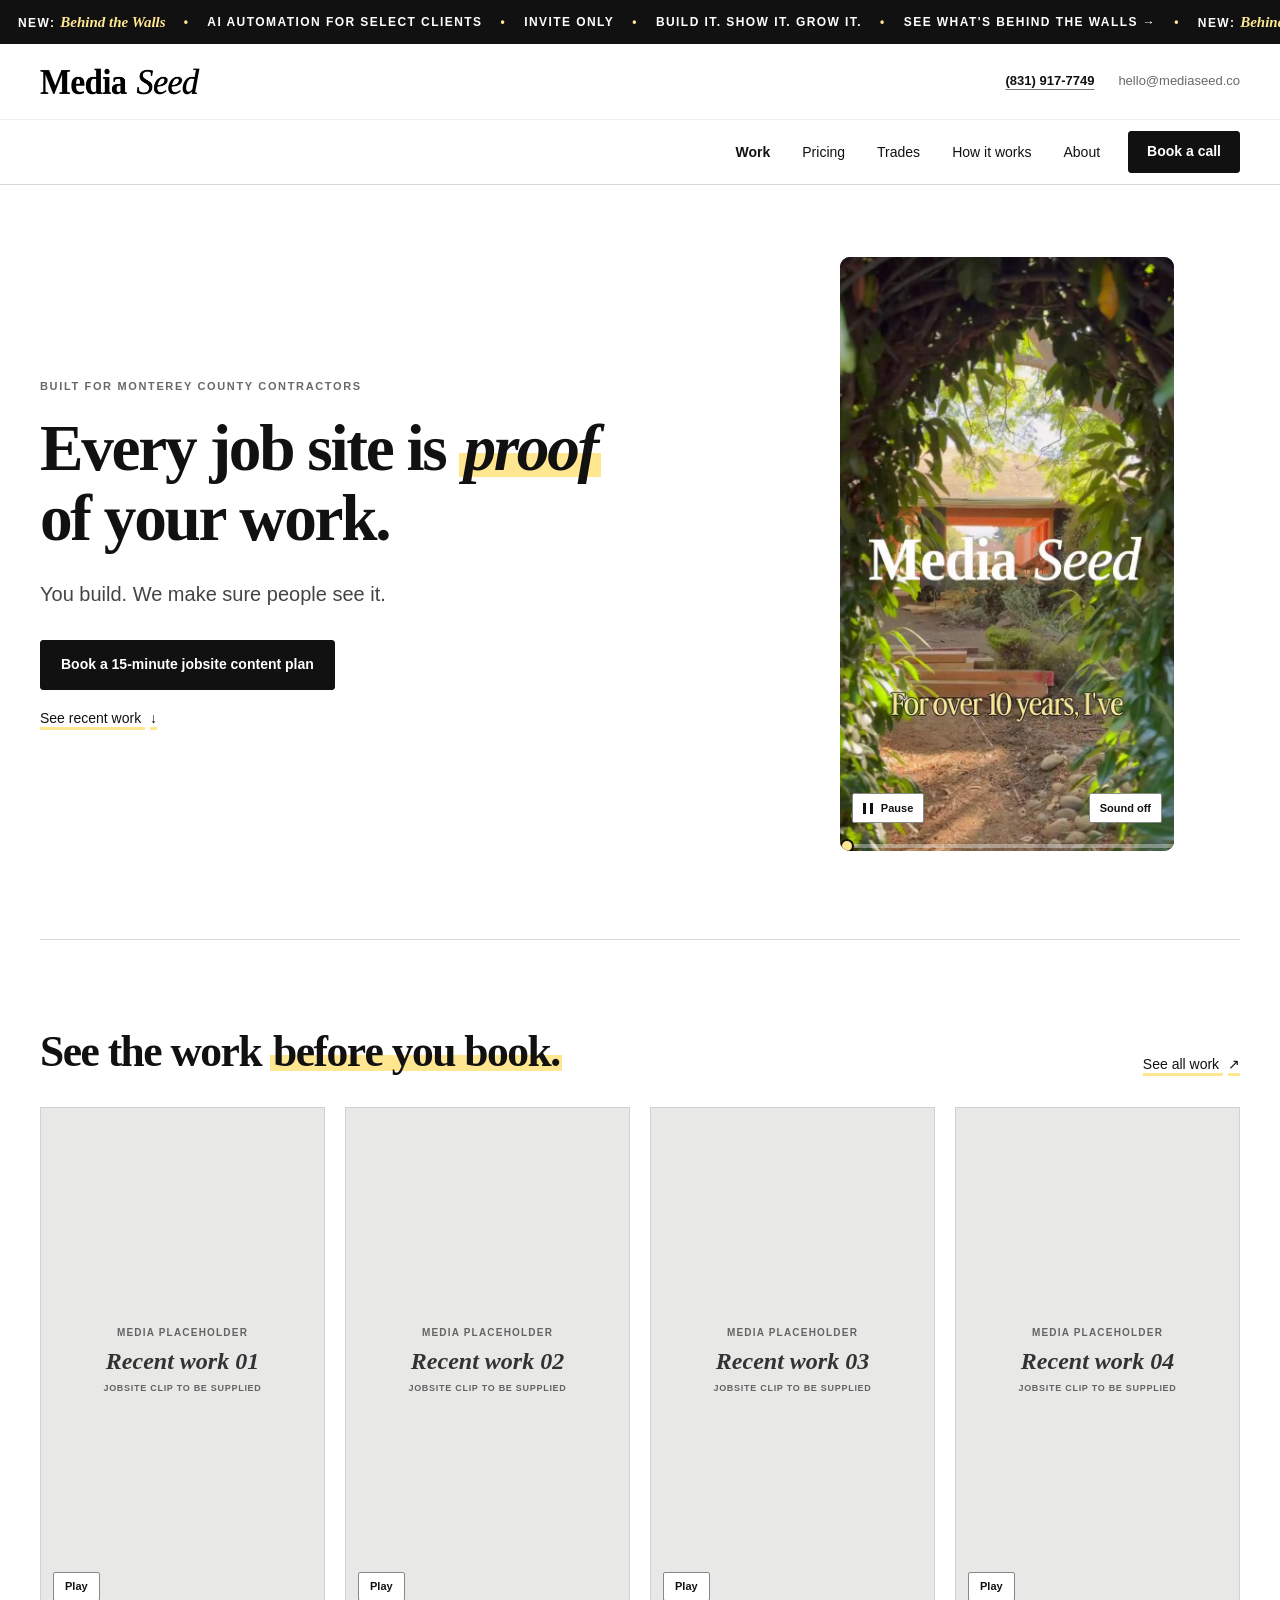
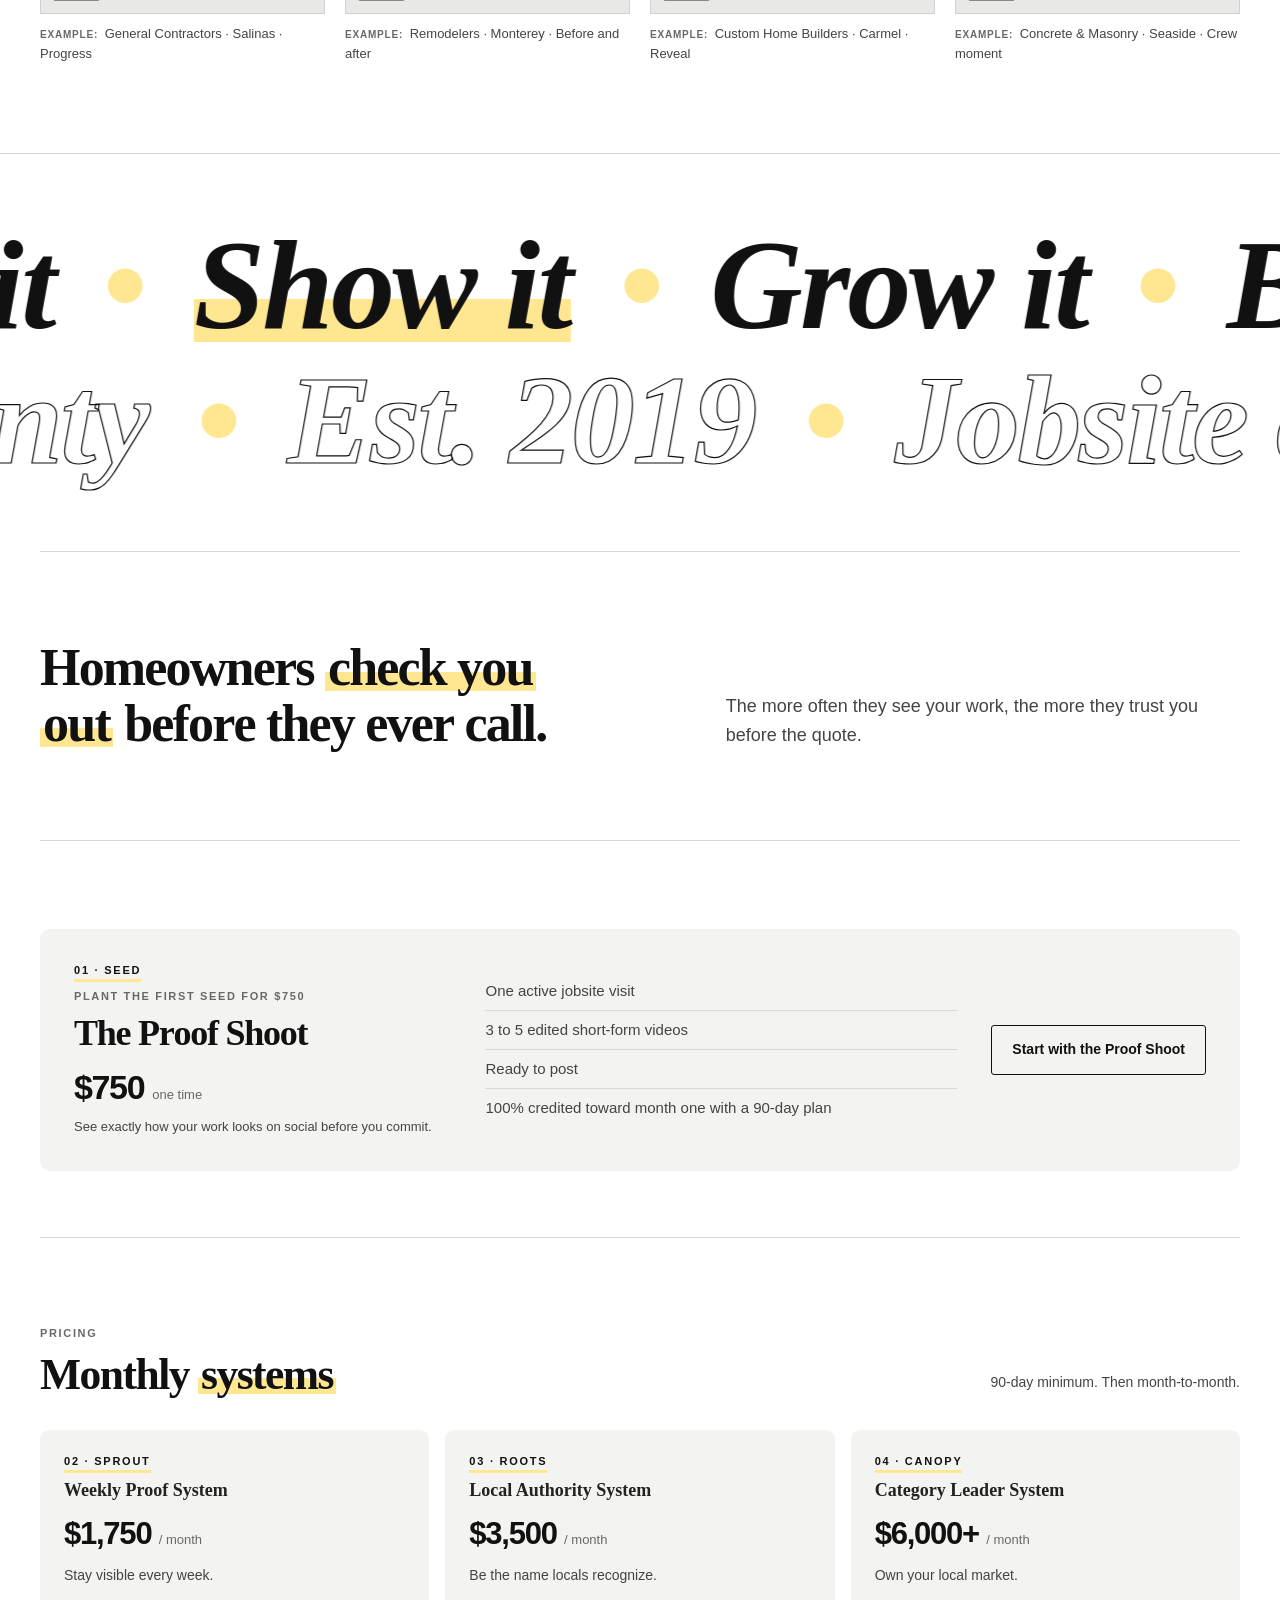
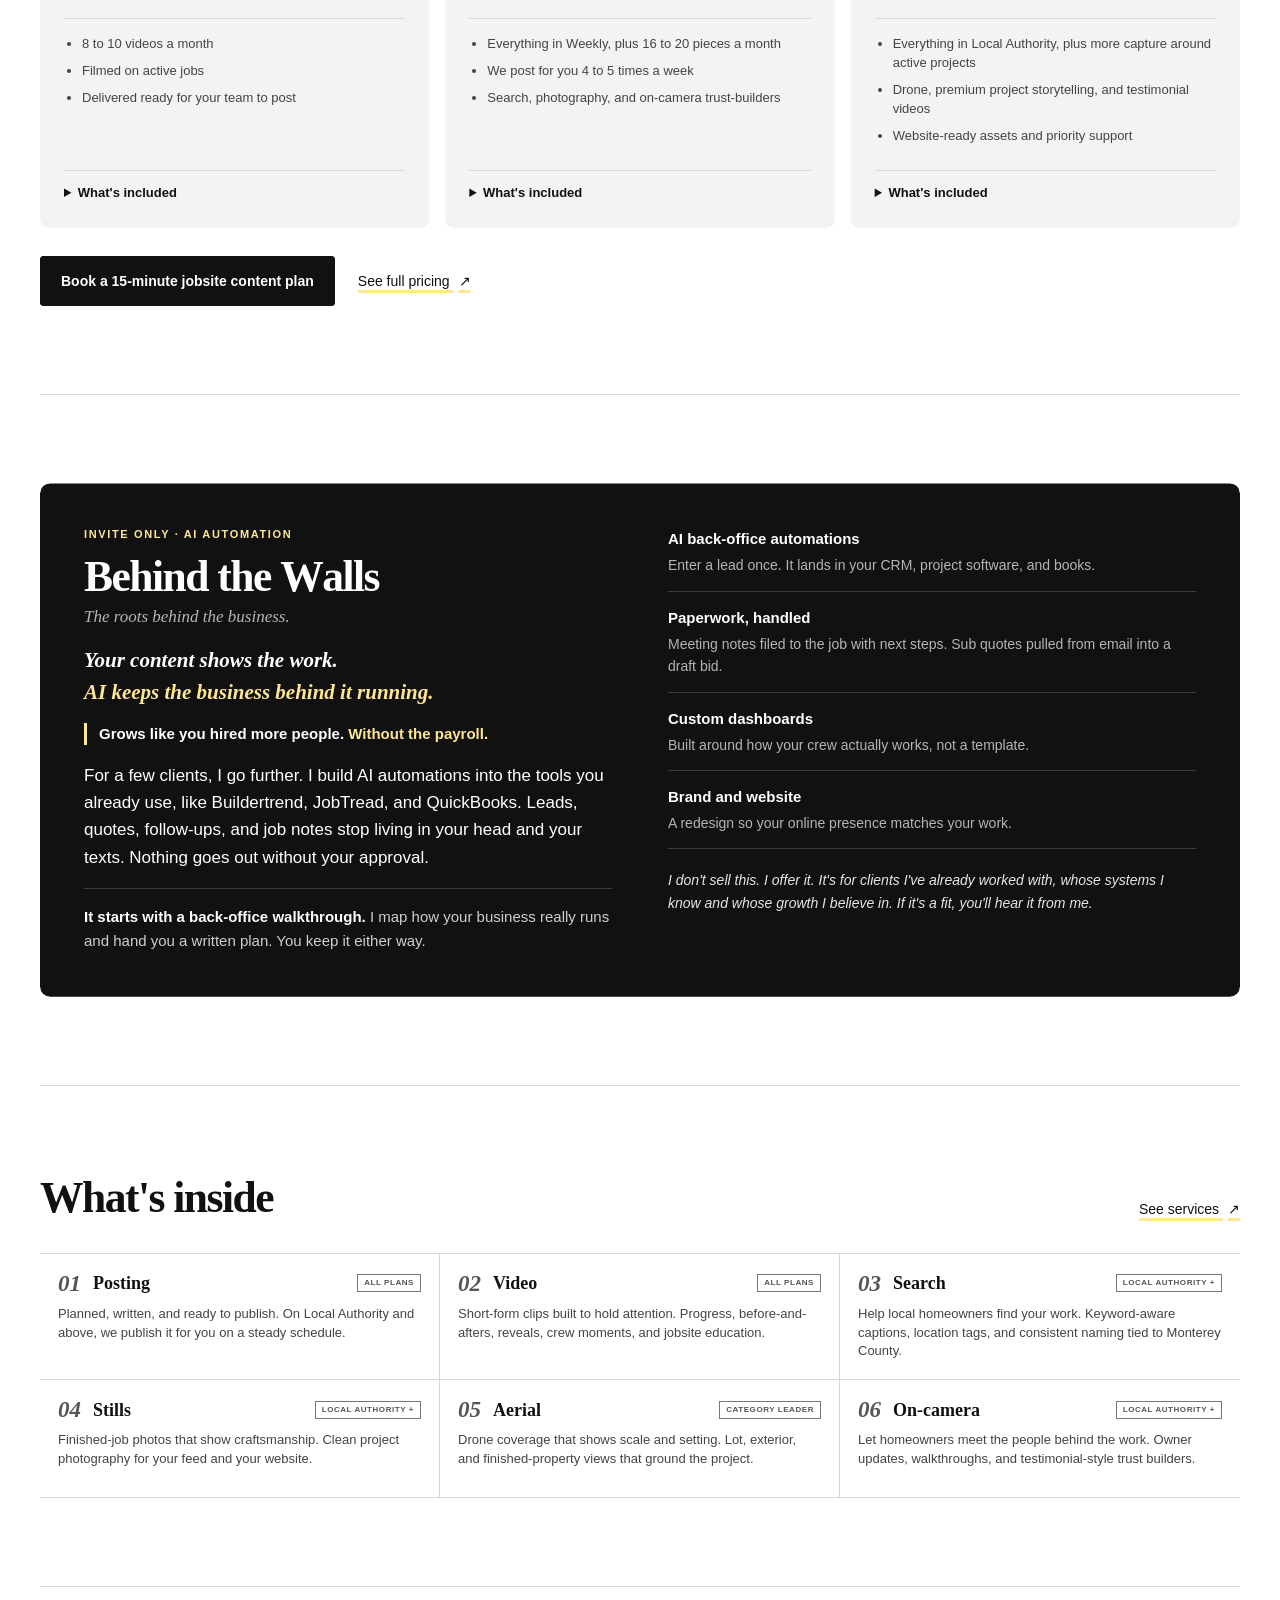
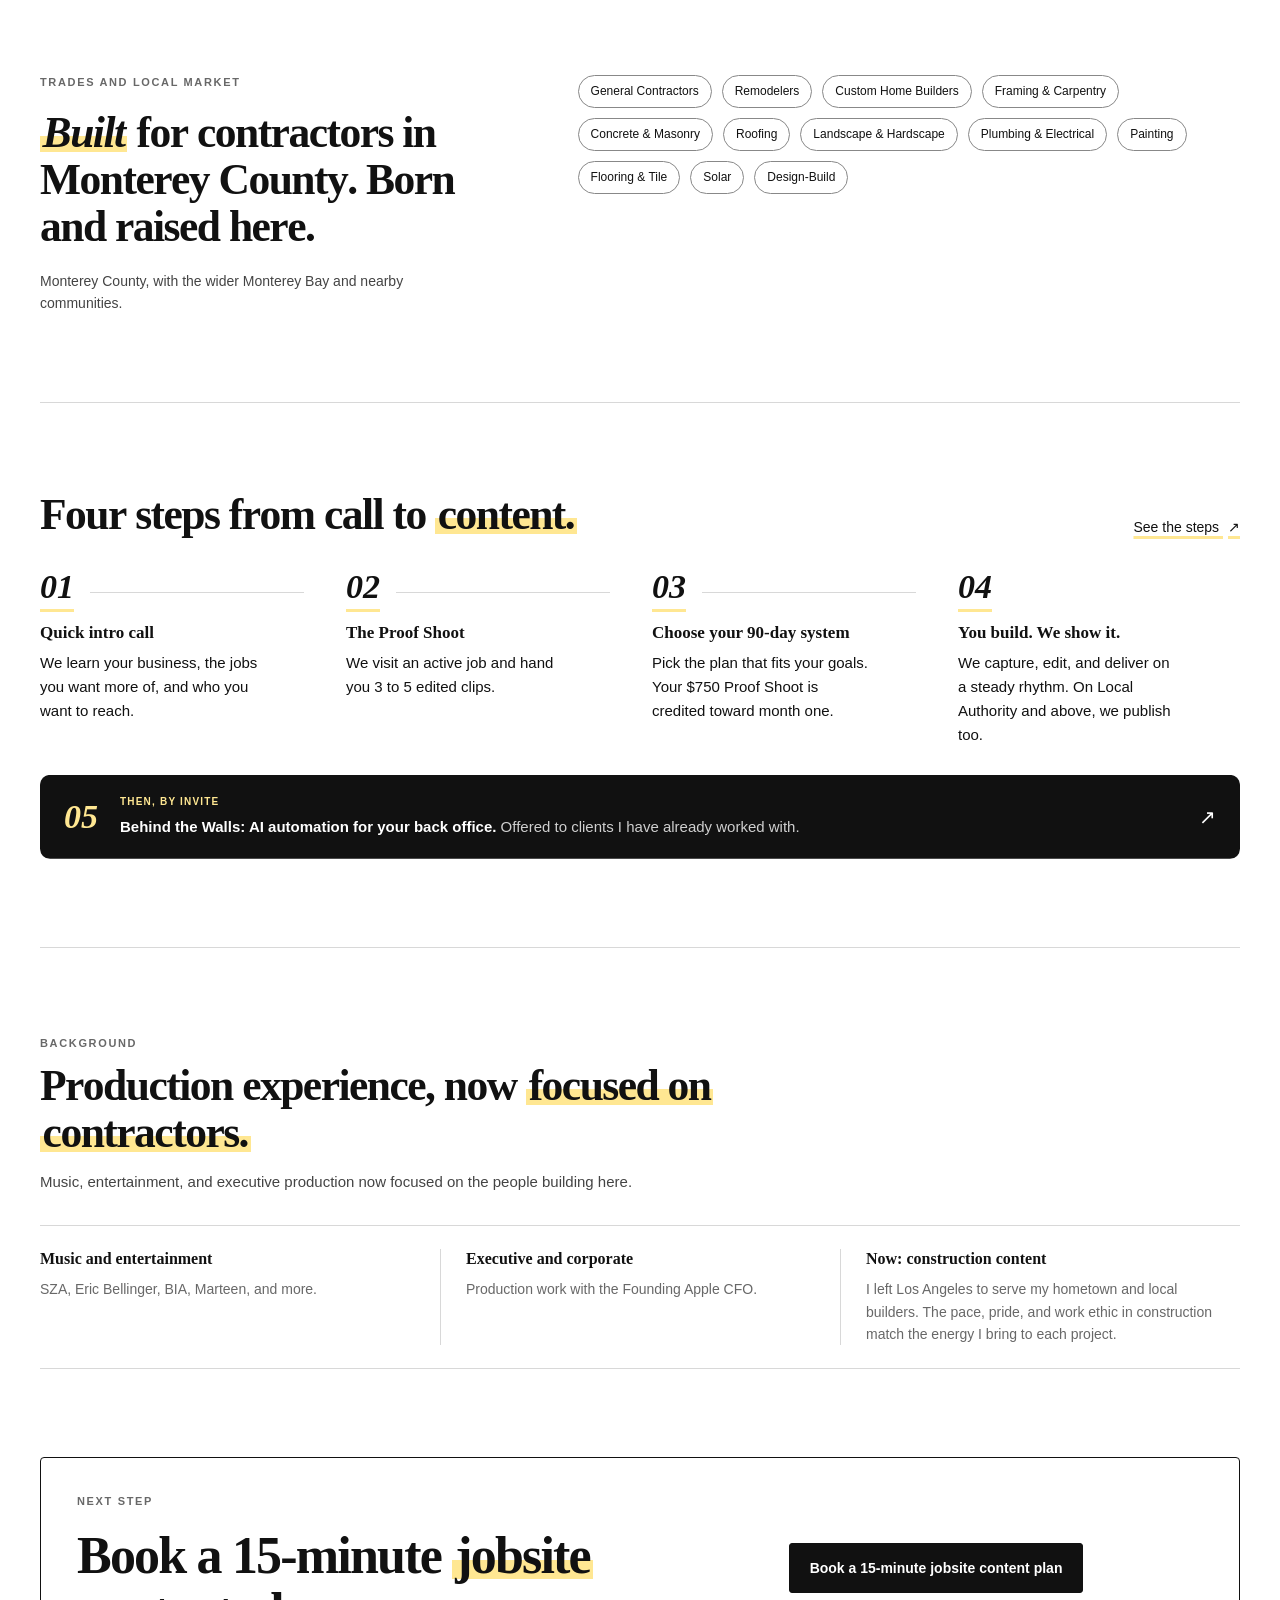
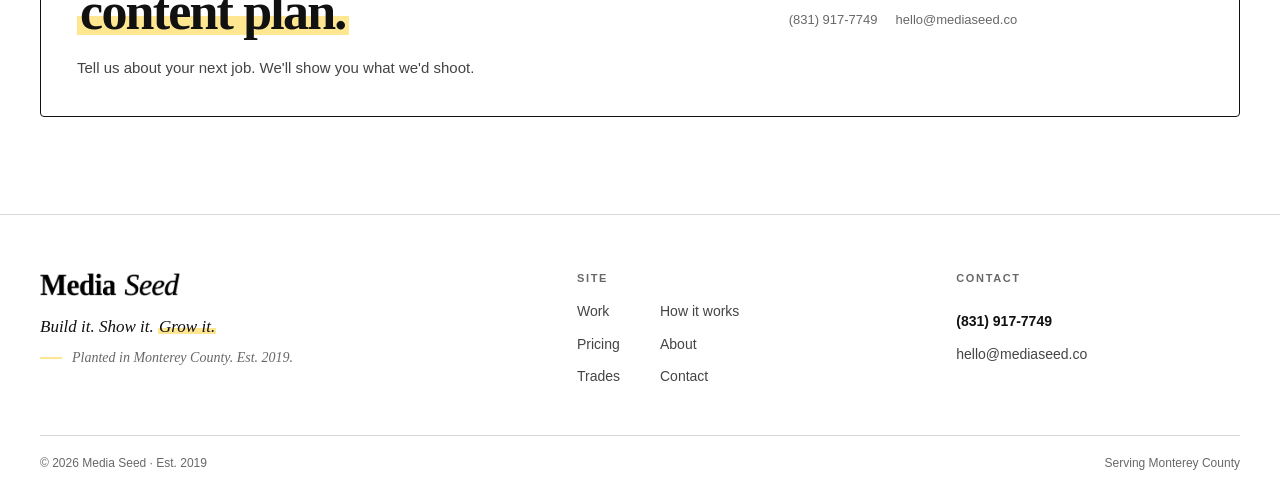
<file: index.html>
<!doctype html>
<html lang="en">
<head>
  <meta charset="utf-8">
  <meta name="viewport" content="width=device-width, initial-scale=1">
  <meta name="description" content="Jobsite content and social media systems for contractors in Monterey County. You build. We make sure people see it.">
  <meta name="theme-color" content="#ffffff">
  <title>Contractor Social Media &amp; Jobsite Video | Monterey County | Media Seed</title>
  <link rel="stylesheet" href="styles.css?v=20261127p"><script>try{var d=document.documentElement,r=matchMedia("(prefers-reduced-motion: reduce)").matches;if(sessionStorage.getItem("ms-intro")||r)d.classList.add("intro-seen");if(!r&&"IntersectionObserver"in window)d.classList.add("js-motion")}catch(e){document.documentElement.classList.add("intro-seen")}</script><link rel="icon" href="/favicon.ico" sizes="any"><link rel="icon" type="image/png" sizes="192x192" href="/favicon-192.png"><link rel="apple-touch-icon" href="/apple-touch-icon.png">
  <script type="application/ld+json">
  {
    "@context": "https://schema.org",
    "@type": "LocalBusiness",
    "name": "Media Seed",
    "telephone": "+1-831-917-7749",
    "email": "hello@mediaseed.co",
    "areaServed": "Monterey County, California"
  }
  </script>
  <script src="script.js?v=20261127p" defer></script>
</head>
<body class="homepage"><div class="intro" aria-hidden="true"><div class="intro-top"><span>Est. 2019</span><span>Monterey County</span></div><div class="intro-stage"><span class="intro-line l1"><span>Build it.</span></span><span class="intro-line l2"><span>Show it.</span></span><span class="intro-line l4"><span>Grow it.</span></span><span class="intro-line l3"><img src="assets/mediaseed_wordmark.png" alt=""></span></div><div class="intro-foot"><span>Jobsite content for contractors</span><span class="intro-bar"><i></i></span></div></div>
  <header class="site-header"><a class="ticker" href="pricing.html#behind-the-walls" aria-label="New: Behind the Walls. AI automation for select clients. Invite only. See what's behind the walls."><div class="ticker-track" aria-hidden="true"><div class="ticker-group"><span>New: <strong>Behind the Walls</strong></span><span class="ticker-dot" aria-hidden="true">&bull;</span><span>AI automation for select clients</span><span class="ticker-dot" aria-hidden="true">&bull;</span><span>Invite only</span><span class="ticker-dot" aria-hidden="true">&bull;</span><span>Build it. Show it. Grow it.</span><span class="ticker-dot" aria-hidden="true">&bull;</span><span>See what's behind the walls &rarr;</span><span class="ticker-dot" aria-hidden="true">&bull;</span><span>New: <strong>Behind the Walls</strong></span><span class="ticker-dot" aria-hidden="true">&bull;</span><span>AI automation for select clients</span><span class="ticker-dot" aria-hidden="true">&bull;</span><span>Invite only</span><span class="ticker-dot" aria-hidden="true">&bull;</span><span>Build it. Show it. Grow it.</span><span class="ticker-dot" aria-hidden="true">&bull;</span><span>See what's behind the walls &rarr;</span><span class="ticker-dot" aria-hidden="true">&bull;</span></div><div class="ticker-group"><span>New: <strong>Behind the Walls</strong></span><span class="ticker-dot" aria-hidden="true">&bull;</span><span>AI automation for select clients</span><span class="ticker-dot" aria-hidden="true">&bull;</span><span>Invite only</span><span class="ticker-dot" aria-hidden="true">&bull;</span><span>Build it. Show it. Grow it.</span><span class="ticker-dot" aria-hidden="true">&bull;</span><span>See what's behind the walls &rarr;</span><span class="ticker-dot" aria-hidden="true">&bull;</span><span>New: <strong>Behind the Walls</strong></span><span class="ticker-dot" aria-hidden="true">&bull;</span><span>AI automation for select clients</span><span class="ticker-dot" aria-hidden="true">&bull;</span><span>Invite only</span><span class="ticker-dot" aria-hidden="true">&bull;</span><span>Build it. Show it. Grow it.</span><span class="ticker-dot" aria-hidden="true">&bull;</span><span>See what's behind the walls &rarr;</span><span class="ticker-dot" aria-hidden="true">&bull;</span></div></div></a>
    <div class="utility-bar">
      <a class="wordmark" href="index.html" aria-label="Media Seed home"><img src="assets/mediaseed_wordmark.png" alt="Media Seed"></a>
      <div class="header-contact"><a href="tel:+18319177749">(831) 917-7749</a><a href="mailto:hello@mediaseed.co">hello@mediaseed.co</a></div>
    </div>
    <nav class="main-nav" aria-label="Main navigation">
      <a class="mobile-wordmark" href="index.html" aria-label="Media Seed home"><img src="assets/mediaseed_wordmark.png" alt=""></a>
      <button class="menu-toggle" type="button" aria-expanded="false" aria-controls="nav-links"><span class="menu-icon" aria-hidden="true"></span><span class="sr-only">Open menu</span></button>
      <div class="nav-links" id="nav-links">
        <a href="work.html">Work</a><a href="pricing.html">Pricing</a><a href="trades.html">Trades</a><a href="how-it-works.html">How it works</a><a href="about.html">About</a>
      </div>
      <a class="button button-primary nav-cta" href="contact.html">Book a call</a>
    </nav>
  </header>

  <main id="top">
    <section class="hero section-wrap" aria-labelledby="hero-title">
      <div class="hero-copy">
        <p class="eyebrow">Built for Monterey County contractors</p>
        <h1 id="hero-title">Every job site is <em>proof</em> of your work.</h1>
        <p class="hero-subhead">You build. We make sure people see it.</p>
        <div class="hero-actions"><a class="button button-primary" href="contact.html">Book a 15-minute jobsite content plan</a><a class="text-link" href="#recent-work">See recent work <span aria-hidden="true">↓</span></a></div>
      </div>
      <div class="media-frame hero-media" data-hero-player>
        <video class="hero-video" src="assets/video/hero.mp4" poster="assets/video/hero-poster.jpg" autoplay muted loop playsinline preload="metadata" aria-label="Media Seed reel: jobsite content filmed every week, from framing to finished homes."></video>
        <button class="media-control play-toggle" type="button" aria-label="Pause video" aria-pressed="true"><span class="pause-mark" aria-hidden="true"></span><span class="control-caption">Pause</span></button>
        <button class="media-control sound-toggle" type="button" aria-label="Turn sound on" aria-pressed="false"><span aria-hidden="true">Sound off</span></button>
      </div>
    </section>

    <section class="work-section section-wrap section-rule" id="recent-work" aria-labelledby="work-title">
      <div class="section-heading"><div><h2 id="work-title">See the work <span class="mark">before you book.</span></h2></div><a class="text-link" href="work.html">See all work <span aria-hidden="true">↗</span></a></div>
      <div class="clip-strip">
        <article class="clip-card"><button class="clip-media media-frame" data-open-player type="button" aria-label="Open recent work video placeholder 1 full screen"><span class="media-placeholder" aria-hidden="true"><span class="placeholder-kicker">Media placeholder</span><span class="placeholder-title">Recent work 01</span><span class="placeholder-note">Jobsite clip to be supplied</span></span><span class="open-player" aria-hidden="true">Play</span></button><p class="clip-caption"><span class="caption-example">Example:</span> General Contractors · Salinas · Progress</p></article>
        <article class="clip-card"><button class="clip-media media-frame" data-open-player type="button" aria-label="Open recent work video placeholder 2 full screen"><span class="media-placeholder" aria-hidden="true"><span class="placeholder-kicker">Media placeholder</span><span class="placeholder-title">Recent work 02</span><span class="placeholder-note">Jobsite clip to be supplied</span></span><span class="open-player" aria-hidden="true">Play</span></button><p class="clip-caption"><span class="caption-example">Example:</span> Remodelers · Monterey · Before and after</p></article>
        <article class="clip-card"><button class="clip-media media-frame" data-open-player type="button" aria-label="Open recent work video placeholder 3 full screen"><span class="media-placeholder" aria-hidden="true"><span class="placeholder-kicker">Media placeholder</span><span class="placeholder-title">Recent work 03</span><span class="placeholder-note">Jobsite clip to be supplied</span></span><span class="open-player" aria-hidden="true">Play</span></button><p class="clip-caption"><span class="caption-example">Example:</span> Custom Home Builders · Carmel · Reveal</p></article>
        <article class="clip-card"><button class="clip-media media-frame" data-open-player type="button" aria-label="Open recent work video placeholder 4 full screen"><span class="media-placeholder" aria-hidden="true"><span class="placeholder-kicker">Media placeholder</span><span class="placeholder-title">Recent work 04</span><span class="placeholder-note">Jobsite clip to be supplied</span></span><span class="open-player" aria-hidden="true">Play</span></button><p class="clip-caption"><span class="caption-example">Example:</span> Concrete &amp; Masonry · Seaside · Crew moment</p></article>
      </div>
    </section>

    <div class="kinetic" aria-hidden="true"><div class="kinetic-row" data-dir="-1"><span>Build it <i>•</i> <b>Show it</b> <i>•</i> Grow it <i>•</i> Build it <i>•</i> <b>Show it</b> <i>•</i> Grow it <i>•</i> Build it <i>•</i> <b>Show it</b> <i>•</i> Grow it <i>•</i></span></div><div class="kinetic-row outline" data-dir="1"><span>Monterey County <i>•</i> Est. 2019 <i>•</i> Jobsite content <i>•</i> Monterey County <i>•</i> Est. 2019 <i>•</i> Jobsite content <i>•</i> Monterey County <i>•</i> Est. 2019 <i>•</i></span></div></div>
    <section class="why-section section-wrap section-rule" aria-labelledby="why-title">
      <h2 id="why-title">Homeowners <span class="mark">check you out</span> before they ever call.</h2><p>The more often they see your work, the more they trust you before the quote.</p>
    </section>

    <section class="proof-section section-wrap section-rule" id="proof-shoot" aria-labelledby="proof-title">
      <div class="proof-card">
        <div><p class="growth-stage"><span>01 · Seed</span></p><p class="eyebrow">Plant the first seed for $750</p><h2 id="proof-title">The Proof Shoot</h2><p class="price">$750 <span>one time</span></p><p class="proof-reassurance">See exactly how your work looks on social before you commit.</p></div>
        <ul class="deliverables"><li>One active jobsite visit</li><li>3 to 5 edited short-form videos</li><li>Ready to post</li><li>100% credited toward month one with a 90-day plan</li></ul>
        <a class="button button-secondary" href="contact.html?offer=proof-shoot">Start with the Proof Shoot</a>
      </div>
    </section>

    <section class="pricing-section section-wrap section-rule" id="pricing" aria-labelledby="pricing-title">
      <div class="section-heading"><div><p class="eyebrow">Pricing</p><h2 id="pricing-title">Monthly <span class="mark">systems</span></h2></div><p class="section-aside">90-day minimum. Then month-to-month.</p></div>
      <div class="tier-grid">
        <article class="tier-card">
          <p class="growth-stage"><span>02 · Sprout</span></p><p class="tier-label">Weekly Proof System</p><p class="price">$1,750 <span>/ month</span></p><p class="tier-pitch">Stay visible every week.</p>
          <ul class="tier-default"><li>8 to 10 videos a month</li><li>Filmed on active jobs</li><li>Delivered ready for your team to post</li></ul>
          <details><summary>What's included</summary><ul><li>8 to 10 short-form videos per month</li><li>On-site jobsite capture</li><li>Editing, hooks, captions, and platform-ready formatting</li><li>Monthly posting calendar</li><li>Delivered ready to publish</li><li>Monthly content review</li></ul></details>
        </article>
        <article class="tier-card">
          <p class="growth-stage"><span>03 · Roots</span></p><p class="tier-label">Local Authority System</p><p class="price">$3,500 <span>/ month</span></p><p class="tier-pitch">Be the name locals recognize.</p>
          <ul class="tier-default"><li>Everything in Weekly, plus 16 to 20 pieces a month</li><li>We post for you 4 to 5 times a week</li><li>Search, photography, and on-camera trust-builders</li></ul>
          <details><summary>What's included</summary><ul><li>Everything in Weekly Proof System</li><li>16 to 20 pieces of content per month</li><li>Publishing 4 to 5 times per week</li><li>SEO-aware captions, keywords, and Monterey County location tags</li><li>Monthly content plan</li><li>Professional photography</li><li>On-camera owner and crew content</li><li>Client testimonial capture and editing</li></ul></details>
        </article>
        <article class="tier-card">
          <p class="growth-stage"><span>04 · Canopy</span></p><p class="tier-label">Category Leader System</p><p class="price">$6,000+ <span>/ month</span></p><p class="tier-pitch">Own your local market.</p>
          <ul class="tier-default"><li>Everything in Local Authority, plus more capture around active projects</li><li>Drone, premium project storytelling, and testimonial videos</li><li>Website-ready assets and priority support</li></ul>
          <details><summary>What's included</summary><ul><li>Everything in Local Authority System</li><li>Increased capture and content volume, scoped to active projects</li><li>Drone footage</li><li>Advanced creative direction and brand consistency</li><li>Premium on-camera project storytelling</li><li>Client testimonial video production</li><li>Website-ready photography and project assets</li><li>Priority editing and publishing support</li></ul></details>
        </article>
      </div>
      <div class="pricing-actions"><a class="button button-primary" href="contact.html">Book a 15-minute jobsite content plan</a><a class="text-link" href="pricing.html">See full pricing <span aria-hidden="true">↗</span></a></div>
    </section>

    <section class="invite-section section-wrap section-rule" id="behind-the-walls" aria-labelledby="invite-title">
      <div class="invite-card"><div class="invite-copy"><p class="eyebrow">Invite only · AI automation</p><h2 id="invite-title">Behind the Walls</h2><p class="invite-roots">The roots behind the business.</p><p class="invite-lede">Your content shows the work. <span class="lede-accent">AI keeps the business behind it running.</span></p><p class="invite-payroll">Grows like you hired more people. <span>Without the payroll.</span></p><p>For a few clients, I go further. I build AI automations into the tools you already use, like Buildertrend, JobTread, and QuickBooks. Leads, quotes, follow-ups, and job notes stop living in your head and your texts. Nothing goes out without your approval.</p><p class="invite-start"><strong>It starts with a back-office walkthrough.</strong> I map how your business really runs and hand you a written plan. You keep it either way.</p></div><div class="invite-detail"><ul class="invite-list"><li><strong>AI back-office automations</strong><span>Enter a lead once. It lands in your CRM, project software, and books.</span></li><li><strong>Paperwork, handled</strong><span>Meeting notes filed to the job with next steps. Sub quotes pulled from email into a draft bid.</span></li><li><strong>Custom dashboards</strong><span>Built around how your crew actually works, not a template.</span></li><li><strong>Brand and website</strong><span>A redesign so your online presence matches your work.</span></li></ul><p class="invite-note">I don't sell this. I offer it. It's for clients I've already worked with, whose systems I know and whose growth I believe in. If it's a fit, you'll hear it from me.</p></div></div>
    </section>

    <section class="inside-section section-wrap section-rule" id="services" aria-labelledby="inside-title">
      <div class="section-heading"><div><h2 id="inside-title">What's inside</h2></div><a class="text-link" href="pricing.html#what-is-included">See services <span aria-hidden="true">↗</span></a></div>
      <div class="inside-grid" aria-label="Six parts of the system">
        <article class="inside-item"><div class="inside-item-heading"><span class="inside-number">01</span><h3>Posting</h3><span class="tier-tag">All plans</span></div><p>Planned, written, and ready to publish. On Local Authority and above, we publish it for you on a steady schedule.</p></article>
        <article class="inside-item"><div class="inside-item-heading"><span class="inside-number">02</span><h3>Video</h3><span class="tier-tag">All plans</span></div><p>Short-form clips built to hold attention. Progress, before-and-afters, reveals, crew moments, and jobsite education.</p></article>
        <article class="inside-item"><div class="inside-item-heading"><span class="inside-number">03</span><h3>Search</h3><span class="tier-tag">Local Authority +</span></div><p>Help local homeowners find your work. Keyword-aware captions, location tags, and consistent naming tied to Monterey County.</p></article>
        <article class="inside-item"><div class="inside-item-heading"><span class="inside-number">04</span><h3>Stills</h3><span class="tier-tag">Local Authority +</span></div><p>Finished-job photos that show craftsmanship. Clean project photography for your feed and your website.</p></article>
        <article class="inside-item"><div class="inside-item-heading"><span class="inside-number">05</span><h3>Aerial</h3><span class="tier-tag">Category Leader</span></div><p>Drone coverage that shows scale and setting. Lot, exterior, and finished-property views that ground the project.</p></article>
        <article class="inside-item"><div class="inside-item-heading"><span class="inside-number">06</span><h3>On-camera</h3><span class="tier-tag">Local Authority +</span></div><p>Let homeowners meet the people behind the work. Owner updates, walkthroughs, and testimonial-style trust builders.</p></article>
      </div>
    </section>

    <section class="trades-section section-wrap section-rule" id="trades" aria-labelledby="trades-title">
      <div class="trades-copy"><p class="eyebrow">Trades and local market</p><h2 id="trades-title"><em>Built</em> for contractors in Monterey County. Born and raised here.</h2><p>Monterey County, with the wider Monterey Bay and nearby communities.</p></div>
      <div class="trade-pills" aria-label="Trades"><a href="trades.html#general-contractors">General Contractors</a><a href="trades.html#remodelers">Remodelers</a><a href="trades.html#custom-home-builders">Custom Home Builders</a><a href="trades.html#framing-carpentry">Framing &amp; Carpentry</a><a href="trades.html#concrete-masonry">Concrete &amp; Masonry</a><a href="trades.html#roofing">Roofing</a><a href="trades.html#landscape-hardscape">Landscape &amp; Hardscape</a><a href="trades.html#plumbing-electrical">Plumbing &amp; Electrical</a><a href="trades.html#painting">Painting</a><a href="trades.html#flooring-tile">Flooring &amp; Tile</a><a href="trades.html#solar">Solar</a><a href="trades.html#design-build">Design-Build</a></div>
    </section>

    <section class="steps-section section-wrap section-rule" id="how-it-works" aria-labelledby="steps-title">
      <div class="section-heading"><div><h2 id="steps-title">Four steps from call to <span class="mark">content.</span></h2></div><a class="text-link" href="how-it-works.html">See the steps <span aria-hidden="true">↗</span></a></div>
      <ol class="steps-list"><li><span>01</span><div class="step-copy"><h3>Quick intro call</h3><p>We learn your business, the jobs you want more of, and who you want to reach.</p></div></li><li><span>02</span><div class="step-copy"><h3>The Proof Shoot</h3><p>We visit an active job and hand you 3 to 5 edited clips.</p></div></li><li><span>03</span><div class="step-copy"><h3>Choose your 90-day system</h3><p>Pick the plan that fits your goals. Your $750 Proof Shoot is credited toward month one.</p></div></li><li><span>04</span><div class="step-copy"><h3>You build. We show it.</h3><p>We capture, edit, and deliver on a steady rhythm. On Local Authority and above, we publish too.</p></div></li></ol><a class="steps-invite" href="pricing.html#behind-the-walls"><span class="steps-invite-num">05</span><span class="steps-invite-copy"><span class="invite-tag">Then, by invite</span><strong>Behind the Walls: AI automation for your back office.</strong> Offered to clients I have already worked with.</span><span class="steps-invite-arrow" aria-hidden="true">↗</span></a>
    </section>

    <section class="about-section background-section section-wrap section-rule" id="experience" aria-labelledby="background-title">
      <div class="background-intro"><p class="eyebrow">Background</p><h2 id="background-title">Production experience, now <span class="mark">focused on contractors.</span></h2><p>Music, entertainment, and executive production now focused on the people building here.</p></div>
      <div class="experience-row"><p><strong>Music and entertainment</strong><span>SZA, Eric Bellinger, BIA, Marteen, and more.</span></p><p><strong>Executive and corporate</strong><span>Production work with the Founding Apple CFO.</span></p><p><strong>Now: construction content</strong><span>I left Los Angeles to serve my hometown and local builders. The pace, pride, and work ethic in construction match the energy I bring to each project.</span></p></div>
      <div class="final-cta" id="contact"><div><p class="eyebrow">Next step</p><h2>Book a 15-minute <span class="mark">jobsite content plan.</span></h2><p>Tell us about your next job. We'll show you what we'd shoot.</p></div><div class="final-actions"><a class="button button-primary" href="contact.html">Book a 15-minute jobsite content plan</a><div class="direct-contact"><a href="tel:+18319177749">(831) 917-7749</a><a href="mailto:hello@mediaseed.co">hello@mediaseed.co</a></div></div></div>
    </section>
  </main>
  <footer class="site-footer"><div class="footer-inner"><div class="footer-brand"><a class="wordmark footer-mark" href="index.html" aria-label="Media Seed home"><img src="assets/mediaseed_wordmark.png" alt="Media Seed"></a><p class="footer-slogan">Build it. Show it. <span class="mark is-in">Grow it.</span></p><p class="footer-est">Planted in Monterey County. Est. 2019.</p></div><nav class="footer-nav" aria-label="Footer navigation"><p class="eyebrow">Site</p><ul><li><a href="work.html">Work</a></li><li><a href="how-it-works.html">How it works</a></li><li><a href="pricing.html">Pricing</a></li><li><a href="about.html">About</a></li><li><a href="trades.html">Trades</a></li><li><a href="contact.html">Contact</a></li></ul></nav><div class="footer-contact"><p class="eyebrow">Contact</p><a class="footer-phone" href="tel:+18319177749">(831) 917-7749</a><a class="footer-email" href="mailto:hello@mediaseed.co">hello@mediaseed.co</a></div><div class="footer-base"><p>&copy; 2026 Media Seed · Est. 2019</p><p>Serving Monterey County</p></div></div></footer>
  <div class="mobile-sticky-cta"><a class="button button-primary" href="contact.html">Book a call</a><a class="call-shortcut" href="tel:+18319177749" aria-label="Call Media Seed">Call</a></div>
  <dialog class="player-dialog" aria-label="Video player placeholder"><button class="dialog-close" type="button" aria-label="Close player">×</button><div class="dialog-video"><div class="media-placeholder"><span class="placeholder-kicker">Media placeholder</span><span class="placeholder-title">Recent work video</span><span class="placeholder-note">Full-screen player preview. Real client footage to be supplied.</span></div><div class="dialog-controls"><button type="button" class="dialog-play">Play</button><button type="button" class="dialog-sound">Sound on</button></div></div></dialog>
</body>
</html>
</file>
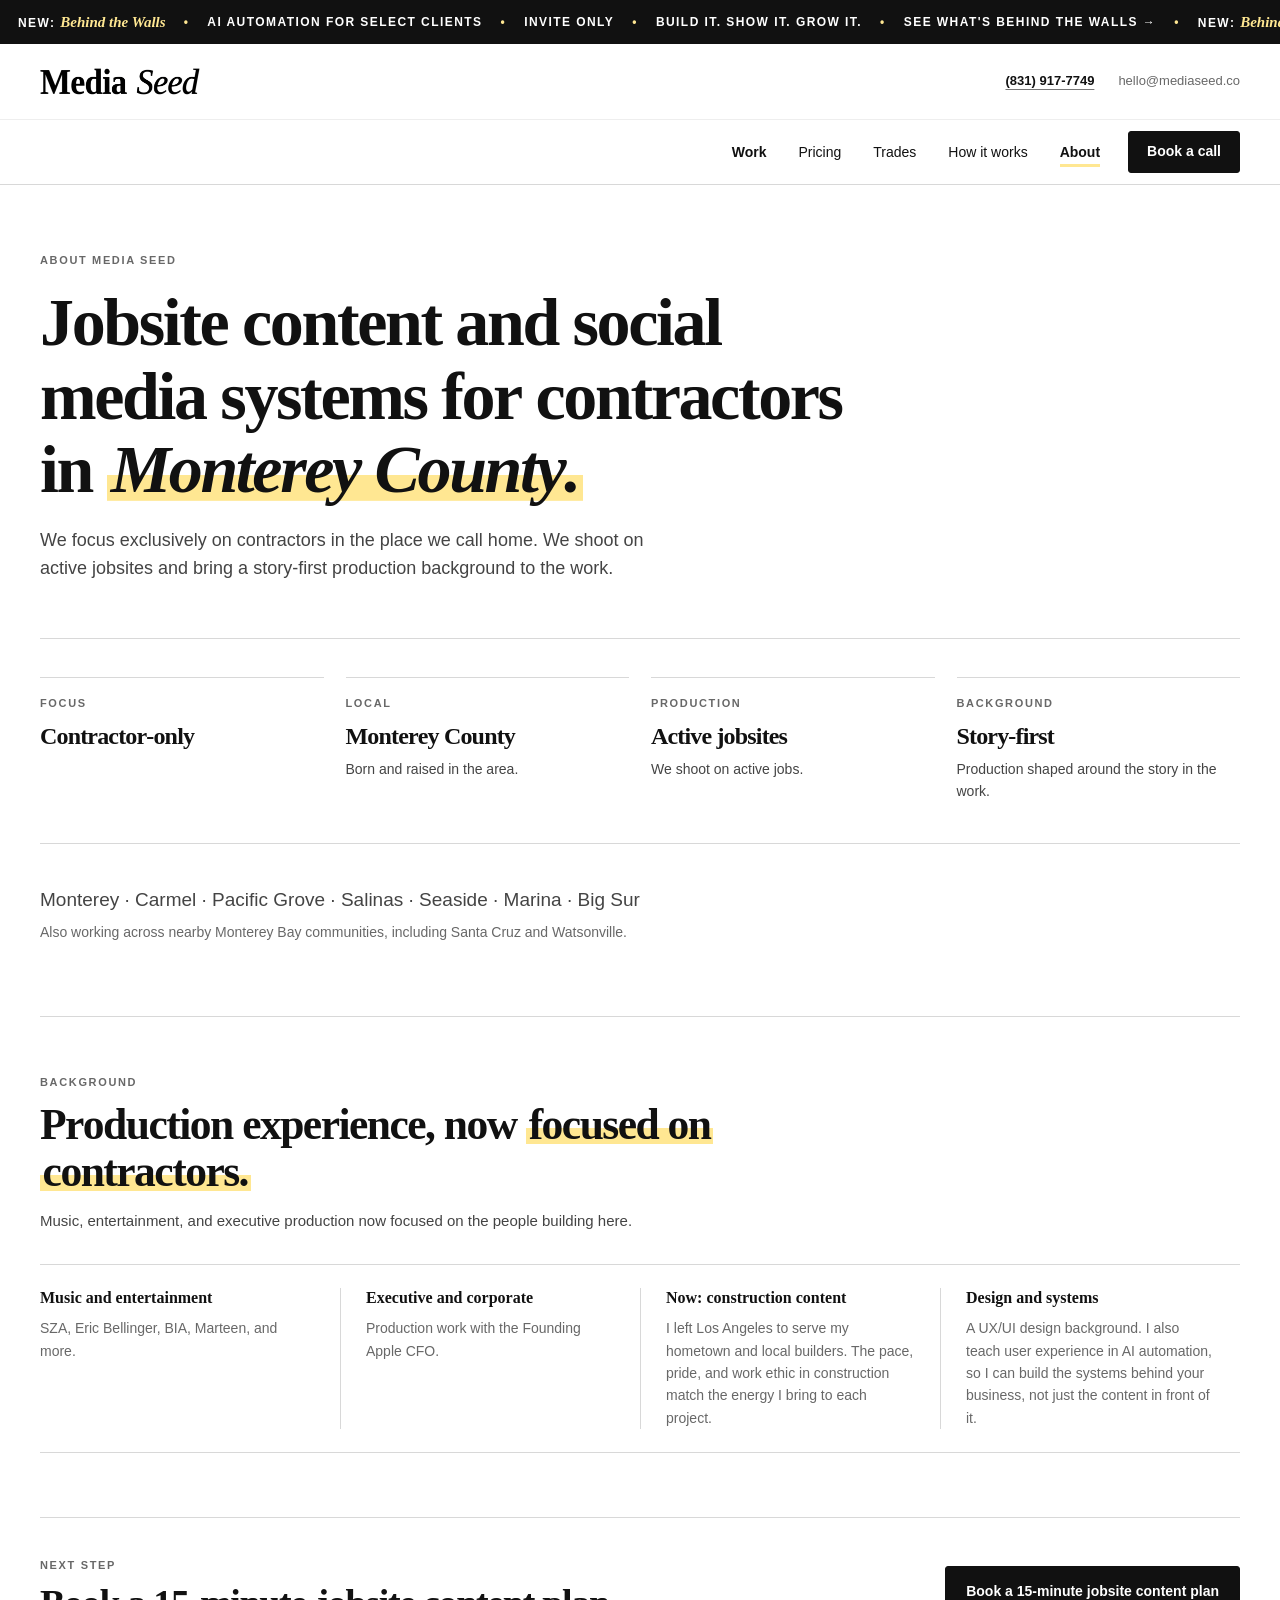
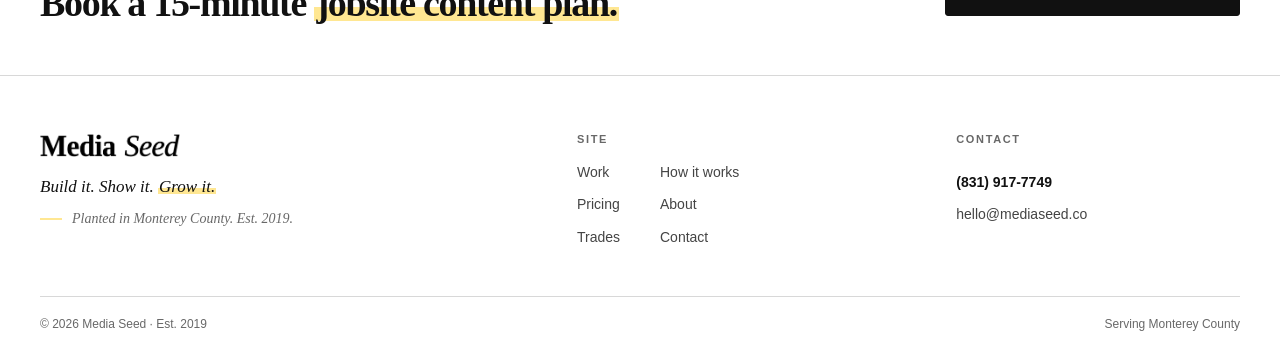
<file: about.html>
<!doctype html>
<html lang="en"><head><meta charset="utf-8"><meta name="viewport" content="width=device-width, initial-scale=1"><meta name="description" content="Media Seed is contractor-only, local to Monterey County, and built on story-first production."><title>About | Media Seed</title><link rel="stylesheet" href="styles.css?v=20261127p"><script>try{var d=document.documentElement,r=matchMedia("(prefers-reduced-motion: reduce)").matches;if(sessionStorage.getItem("ms-intro")||r)d.classList.add("intro-seen");if(!r&&"IntersectionObserver"in window)d.classList.add("js-motion")}catch(e){document.documentElement.classList.add("intro-seen")}</script><link rel="icon" href="/favicon.ico" sizes="any"><link rel="icon" type="image/png" sizes="192x192" href="/favicon-192.png"><link rel="apple-touch-icon" href="/apple-touch-icon.png"><script src="script.js?v=20261127p" defer></script></head>
<body><div class="intro" aria-hidden="true"><div class="intro-top"><span>Est. 2019</span><span>Monterey County</span></div><div class="intro-stage"><span class="intro-line l1"><span>Build it.</span></span><span class="intro-line l2"><span>Show it.</span></span><span class="intro-line l4"><span>Grow it.</span></span><span class="intro-line l3"><img src="assets/mediaseed_wordmark.png" alt=""></span></div><div class="intro-foot"><span>Jobsite content for contractors</span><span class="intro-bar"><i></i></span></div></div>
  <header class="site-header"><a class="ticker" href="pricing.html#behind-the-walls" aria-label="New: Behind the Walls. AI automation for select clients. Invite only. See what's behind the walls."><div class="ticker-track" aria-hidden="true"><div class="ticker-group"><span>New: <strong>Behind the Walls</strong></span><span class="ticker-dot" aria-hidden="true">&bull;</span><span>AI automation for select clients</span><span class="ticker-dot" aria-hidden="true">&bull;</span><span>Invite only</span><span class="ticker-dot" aria-hidden="true">&bull;</span><span>Build it. Show it. Grow it.</span><span class="ticker-dot" aria-hidden="true">&bull;</span><span>See what's behind the walls &rarr;</span><span class="ticker-dot" aria-hidden="true">&bull;</span><span>New: <strong>Behind the Walls</strong></span><span class="ticker-dot" aria-hidden="true">&bull;</span><span>AI automation for select clients</span><span class="ticker-dot" aria-hidden="true">&bull;</span><span>Invite only</span><span class="ticker-dot" aria-hidden="true">&bull;</span><span>Build it. Show it. Grow it.</span><span class="ticker-dot" aria-hidden="true">&bull;</span><span>See what's behind the walls &rarr;</span><span class="ticker-dot" aria-hidden="true">&bull;</span></div><div class="ticker-group"><span>New: <strong>Behind the Walls</strong></span><span class="ticker-dot" aria-hidden="true">&bull;</span><span>AI automation for select clients</span><span class="ticker-dot" aria-hidden="true">&bull;</span><span>Invite only</span><span class="ticker-dot" aria-hidden="true">&bull;</span><span>Build it. Show it. Grow it.</span><span class="ticker-dot" aria-hidden="true">&bull;</span><span>See what's behind the walls &rarr;</span><span class="ticker-dot" aria-hidden="true">&bull;</span><span>New: <strong>Behind the Walls</strong></span><span class="ticker-dot" aria-hidden="true">&bull;</span><span>AI automation for select clients</span><span class="ticker-dot" aria-hidden="true">&bull;</span><span>Invite only</span><span class="ticker-dot" aria-hidden="true">&bull;</span><span>Build it. Show it. Grow it.</span><span class="ticker-dot" aria-hidden="true">&bull;</span><span>See what's behind the walls &rarr;</span><span class="ticker-dot" aria-hidden="true">&bull;</span></div></div></a><div class="utility-bar"><a class="wordmark" href="index.html" aria-label="Media Seed home"><img src="assets/mediaseed_wordmark.png" alt="Media Seed"></a><div class="header-contact"><a href="tel:+18319177749">(831) 917-7749</a><a href="mailto:hello@mediaseed.co">hello@mediaseed.co</a></div></div><nav class="main-nav" aria-label="Main navigation"><a class="mobile-wordmark" href="index.html" aria-label="Media Seed home"><img src="assets/mediaseed_wordmark.png" alt=""></a><button class="menu-toggle" type="button" aria-expanded="false" aria-controls="nav-links"><span class="menu-icon" aria-hidden="true"></span><span class="sr-only">Open menu</span></button><div class="nav-links" id="nav-links"><a href="work.html">Work</a><a href="pricing.html">Pricing</a><a href="trades.html">Trades</a><a href="how-it-works.html">How it works</a><a href="about.html" aria-current="page">About</a></div><a class="button button-primary nav-cta" href="contact.html">Book a call</a></nav></header>
  <main class="inner-main">
    <header class="page-hero section-wrap"><p class="eyebrow">About Media Seed</p><h1>Jobsite content and social media systems for contractors in <em>Monterey County.</em></h1><p class="page-lede">We focus exclusively on contractors in the place we call home. We shoot on active jobsites and bring a story-first production background to the work.</p></header>
    <section class="section-wrap page-section section-rule"><div class="about-facts"><article><p class="eyebrow">Focus</p><h2>Contractor-only</h2></article><article><p class="eyebrow">Local</p><h2>Monterey County</h2><p>Born and raised in the area.</p></article><article><p class="eyebrow">Production</p><h2>Active jobsites</h2><p>We shoot on active jobs.</p></article><article><p class="eyebrow">Background</p><h2>Story-first</h2><p>Production shaped around the story in the work.</p></article></div><div class="about-local"><p class="eyebrow">Serving Monterey County</p><p class="town-list">Monterey · Carmel · Pacific Grove · Salinas · Seaside · Marina · Big Sur</p><p class="about-nearby">Also working across nearby Monterey Bay communities, including Santa Cruz and Watsonville.</p></div></section>
    <section class="section-wrap page-section section-rule background-section" aria-labelledby="background-title"><div class="background-intro"><p class="eyebrow">Background</p><h2 id="background-title">Production experience, now <span class="mark">focused on contractors.</span></h2><p>Music, entertainment, and executive production now focused on the people building here.</p></div><div class="experience-row experience-row-four"><p><strong>Music and entertainment</strong><span>SZA, Eric Bellinger, BIA, Marteen, and more.</span></p><p><strong>Executive and corporate</strong><span>Production work with the Founding Apple CFO.</span></p><p><strong>Now: construction content</strong><span>I left Los Angeles to serve my hometown and local builders. The pace, pride, and work ethic in construction match the energy I bring to each project.</span></p><p><strong>Design and systems</strong><span>A UX/UI design background. I also teach user experience in AI automation, so I can build the systems behind your business, not just the content in front of it.</span></p></div></section>
    <section class="section-wrap page-cta section-rule"><div><p class="eyebrow">Next step</p><h2>Book a 15-minute <span class="mark">jobsite content plan.</span></h2></div><a class="button button-primary" href="contact.html">Book a 15-minute jobsite content plan</a></section>
  </main>
  <footer class="site-footer"><div class="footer-inner"><div class="footer-brand"><a class="wordmark footer-mark" href="index.html" aria-label="Media Seed home"><img src="assets/mediaseed_wordmark.png" alt="Media Seed"></a><p class="footer-slogan">Build it. Show it. <span class="mark is-in">Grow it.</span></p><p class="footer-est">Planted in Monterey County. Est. 2019.</p></div><nav class="footer-nav" aria-label="Footer navigation"><p class="eyebrow">Site</p><ul><li><a href="work.html">Work</a></li><li><a href="how-it-works.html">How it works</a></li><li><a href="pricing.html">Pricing</a></li><li><a href="about.html">About</a></li><li><a href="trades.html">Trades</a></li><li><a href="contact.html">Contact</a></li></ul></nav><div class="footer-contact"><p class="eyebrow">Contact</p><a class="footer-phone" href="tel:+18319177749">(831) 917-7749</a><a class="footer-email" href="mailto:hello@mediaseed.co">hello@mediaseed.co</a></div><div class="footer-base"><p>&copy; 2026 Media Seed · Est. 2019</p><p>Serving Monterey County</p></div></div></footer><div class="mobile-sticky-cta"><a class="button button-primary" href="contact.html">Book a 15-minute jobsite content plan</a><a class="call-shortcut" href="tel:+18319177749" aria-label="Call Media Seed">Call</a></div>
</body></html>
</file>
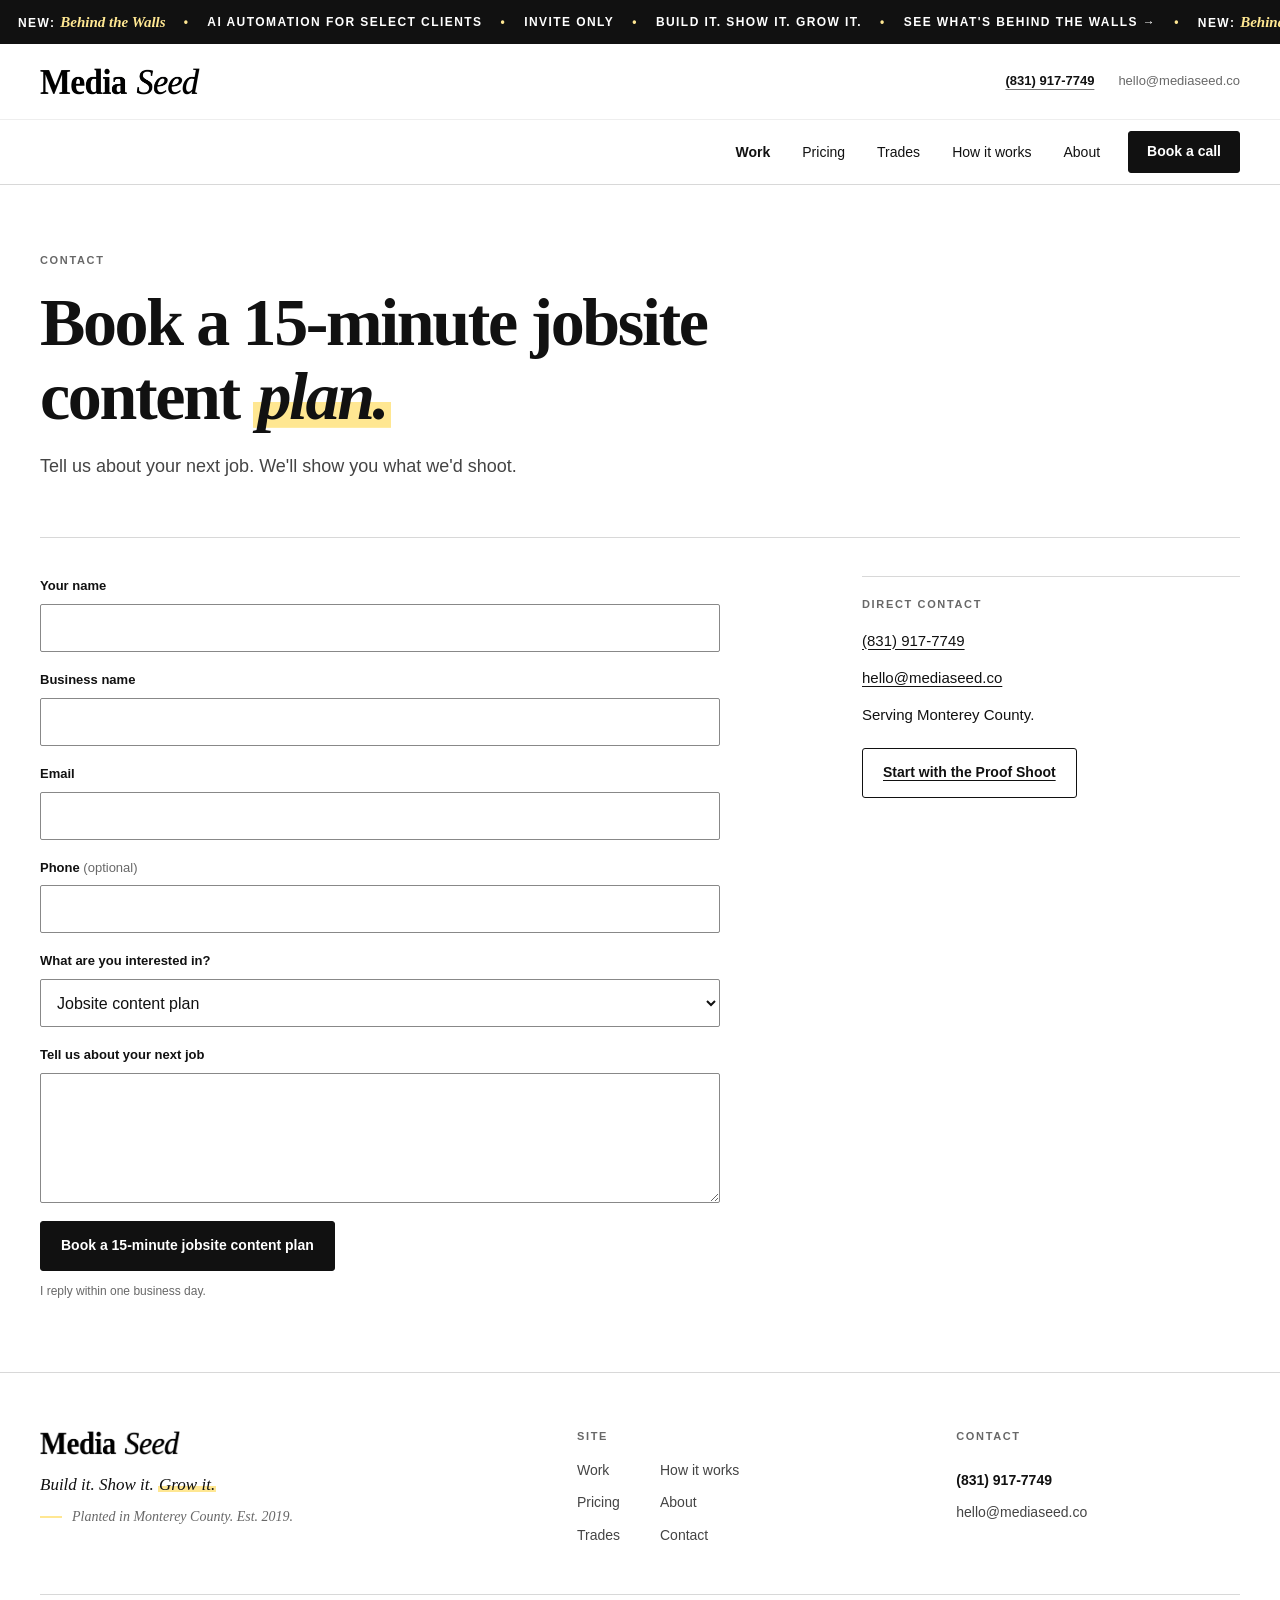
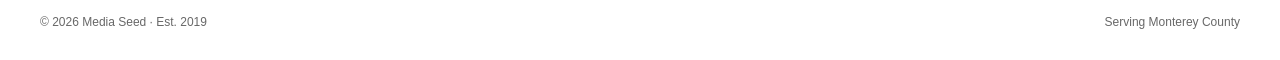
<file: contact.html>
<!doctype html>
<html lang="en"><head><meta charset="utf-8"><meta name="viewport" content="width=device-width, initial-scale=1"><meta name="description" content="Book a 15-minute jobsite content plan with Media Seed in Monterey County."><title>Contact | Book a Jobsite Content Plan | Media Seed</title><link rel="stylesheet" href="styles.css?v=20261127p"><script>try{var d=document.documentElement,r=matchMedia("(prefers-reduced-motion: reduce)").matches;if(sessionStorage.getItem("ms-intro")||r)d.classList.add("intro-seen");if(!r&&"IntersectionObserver"in window)d.classList.add("js-motion")}catch(e){document.documentElement.classList.add("intro-seen")}</script><link rel="icon" href="/favicon.ico" sizes="any"><link rel="icon" type="image/png" sizes="192x192" href="/favicon-192.png"><link rel="apple-touch-icon" href="/apple-touch-icon.png"><script src="script.js?v=20261127p" defer></script></head>
<body><div class="intro" aria-hidden="true"><div class="intro-top"><span>Est. 2019</span><span>Monterey County</span></div><div class="intro-stage"><span class="intro-line l1"><span>Build it.</span></span><span class="intro-line l2"><span>Show it.</span></span><span class="intro-line l4"><span>Grow it.</span></span><span class="intro-line l3"><img src="assets/mediaseed_wordmark.png" alt=""></span></div><div class="intro-foot"><span>Jobsite content for contractors</span><span class="intro-bar"><i></i></span></div></div>
  <header class="site-header"><a class="ticker" href="pricing.html#behind-the-walls" aria-label="New: Behind the Walls. AI automation for select clients. Invite only. See what's behind the walls."><div class="ticker-track" aria-hidden="true"><div class="ticker-group"><span>New: <strong>Behind the Walls</strong></span><span class="ticker-dot" aria-hidden="true">&bull;</span><span>AI automation for select clients</span><span class="ticker-dot" aria-hidden="true">&bull;</span><span>Invite only</span><span class="ticker-dot" aria-hidden="true">&bull;</span><span>Build it. Show it. Grow it.</span><span class="ticker-dot" aria-hidden="true">&bull;</span><span>See what's behind the walls &rarr;</span><span class="ticker-dot" aria-hidden="true">&bull;</span><span>New: <strong>Behind the Walls</strong></span><span class="ticker-dot" aria-hidden="true">&bull;</span><span>AI automation for select clients</span><span class="ticker-dot" aria-hidden="true">&bull;</span><span>Invite only</span><span class="ticker-dot" aria-hidden="true">&bull;</span><span>Build it. Show it. Grow it.</span><span class="ticker-dot" aria-hidden="true">&bull;</span><span>See what's behind the walls &rarr;</span><span class="ticker-dot" aria-hidden="true">&bull;</span></div><div class="ticker-group"><span>New: <strong>Behind the Walls</strong></span><span class="ticker-dot" aria-hidden="true">&bull;</span><span>AI automation for select clients</span><span class="ticker-dot" aria-hidden="true">&bull;</span><span>Invite only</span><span class="ticker-dot" aria-hidden="true">&bull;</span><span>Build it. Show it. Grow it.</span><span class="ticker-dot" aria-hidden="true">&bull;</span><span>See what's behind the walls &rarr;</span><span class="ticker-dot" aria-hidden="true">&bull;</span><span>New: <strong>Behind the Walls</strong></span><span class="ticker-dot" aria-hidden="true">&bull;</span><span>AI automation for select clients</span><span class="ticker-dot" aria-hidden="true">&bull;</span><span>Invite only</span><span class="ticker-dot" aria-hidden="true">&bull;</span><span>Build it. Show it. Grow it.</span><span class="ticker-dot" aria-hidden="true">&bull;</span><span>See what's behind the walls &rarr;</span><span class="ticker-dot" aria-hidden="true">&bull;</span></div></div></a><div class="utility-bar"><a class="wordmark" href="index.html" aria-label="Media Seed home"><img src="assets/mediaseed_wordmark.png" alt="Media Seed"></a><div class="header-contact"><a href="tel:+18319177749">(831) 917-7749</a><a href="mailto:hello@mediaseed.co">hello@mediaseed.co</a></div></div><nav class="main-nav" aria-label="Main navigation"><a class="mobile-wordmark" href="index.html" aria-label="Media Seed home"><img src="assets/mediaseed_wordmark.png" alt=""></a><button class="menu-toggle" type="button" aria-expanded="false" aria-controls="nav-links"><span class="menu-icon" aria-hidden="true"></span><span class="sr-only">Open menu</span></button><div class="nav-links" id="nav-links"><a href="work.html">Work</a><a href="pricing.html">Pricing</a><a href="trades.html">Trades</a><a href="how-it-works.html">How it works</a><a href="about.html">About</a></div><a class="button button-primary nav-cta" href="contact.html" aria-current="page">Book a call</a></nav></header>
  <main class="inner-main">
    <header class="page-hero section-wrap"><p class="eyebrow">Contact</p><h1>Book a 15-minute jobsite content <em>plan.</em></h1><p class="page-lede">Tell us about your next job. We'll show you what we'd shoot.</p></header>
    <section class="section-wrap page-section section-rule contact-layout"><form id="contact-form" class="contact-form" data-contact-form action="/api/contact" method="post"><label>Your name<input name="name" autocomplete="name" required maxlength="120"></label><label>Business name<input name="business" autocomplete="organization" required maxlength="160"></label><label>Email<input name="email" type="email" autocomplete="email" required maxlength="200"></label><label><span>Phone <span class="optional">(optional)</span></span><input name="phone" type="tel" autocomplete="tel" maxlength="40"></label><label>What are you interested in?<select name="interest"><option value="Jobsite content plan">Jobsite content plan</option><option value="Proof Shoot">Proof Shoot</option><option value="Monthly system">Monthly system</option></select></label><label>Tell us about your next job<textarea name="next-job" rows="4" maxlength="3000"></textarea></label><div class="hp" aria-hidden="true"><label>Company<input name="company" tabindex="-1" autocomplete="off"></label></div><input type="hidden" name="started" value=""><button class="button button-primary" type="submit">Book a 15-minute jobsite content plan</button><p class="form-note" data-form-status role="status" aria-live="polite">I reply within one business day.</p></form><div class="form-sent" data-form-sent hidden><p class="eyebrow">Request sent</p><h2>Seed planted. <span class="mark">Talk soon.</span></h2><p>Your request landed in my inbox. I'll reach out within one business day to set up your 15-minute jobsite content plan. Check your email for a confirmation.</p></div><aside class="contact-direct"><p class="eyebrow">Direct contact</p><p><a href="tel:+18319177749">(831) 917-7749</a></p><p><a href="mailto:hello@mediaseed.co">hello@mediaseed.co</a></p><p>Serving Monterey County.</p><a class="button button-secondary contact-proof-link" href="contact.html?offer=proof-shoot">Start with the Proof Shoot</a></aside></section>
  </main>
  <footer class="site-footer"><div class="footer-inner"><div class="footer-brand"><a class="wordmark footer-mark" href="index.html" aria-label="Media Seed home"><img src="assets/mediaseed_wordmark.png" alt="Media Seed"></a><p class="footer-slogan">Build it. Show it. <span class="mark is-in">Grow it.</span></p><p class="footer-est">Planted in Monterey County. Est. 2019.</p></div><nav class="footer-nav" aria-label="Footer navigation"><p class="eyebrow">Site</p><ul><li><a href="work.html">Work</a></li><li><a href="how-it-works.html">How it works</a></li><li><a href="pricing.html">Pricing</a></li><li><a href="about.html">About</a></li><li><a href="trades.html">Trades</a></li><li><a href="contact.html">Contact</a></li></ul></nav><div class="footer-contact"><p class="eyebrow">Contact</p><a class="footer-phone" href="tel:+18319177749">(831) 917-7749</a><a class="footer-email" href="mailto:hello@mediaseed.co">hello@mediaseed.co</a></div><div class="footer-base"><p>&copy; 2026 Media Seed · Est. 2019</p><p>Serving Monterey County</p></div></div></footer><div class="mobile-sticky-cta"><a class="button button-primary" href="#contact-form">Book a 15-minute jobsite content plan</a><a class="call-shortcut" href="tel:+18319177749" aria-label="Call Media Seed">Call</a></div>
</body></html>
</file>
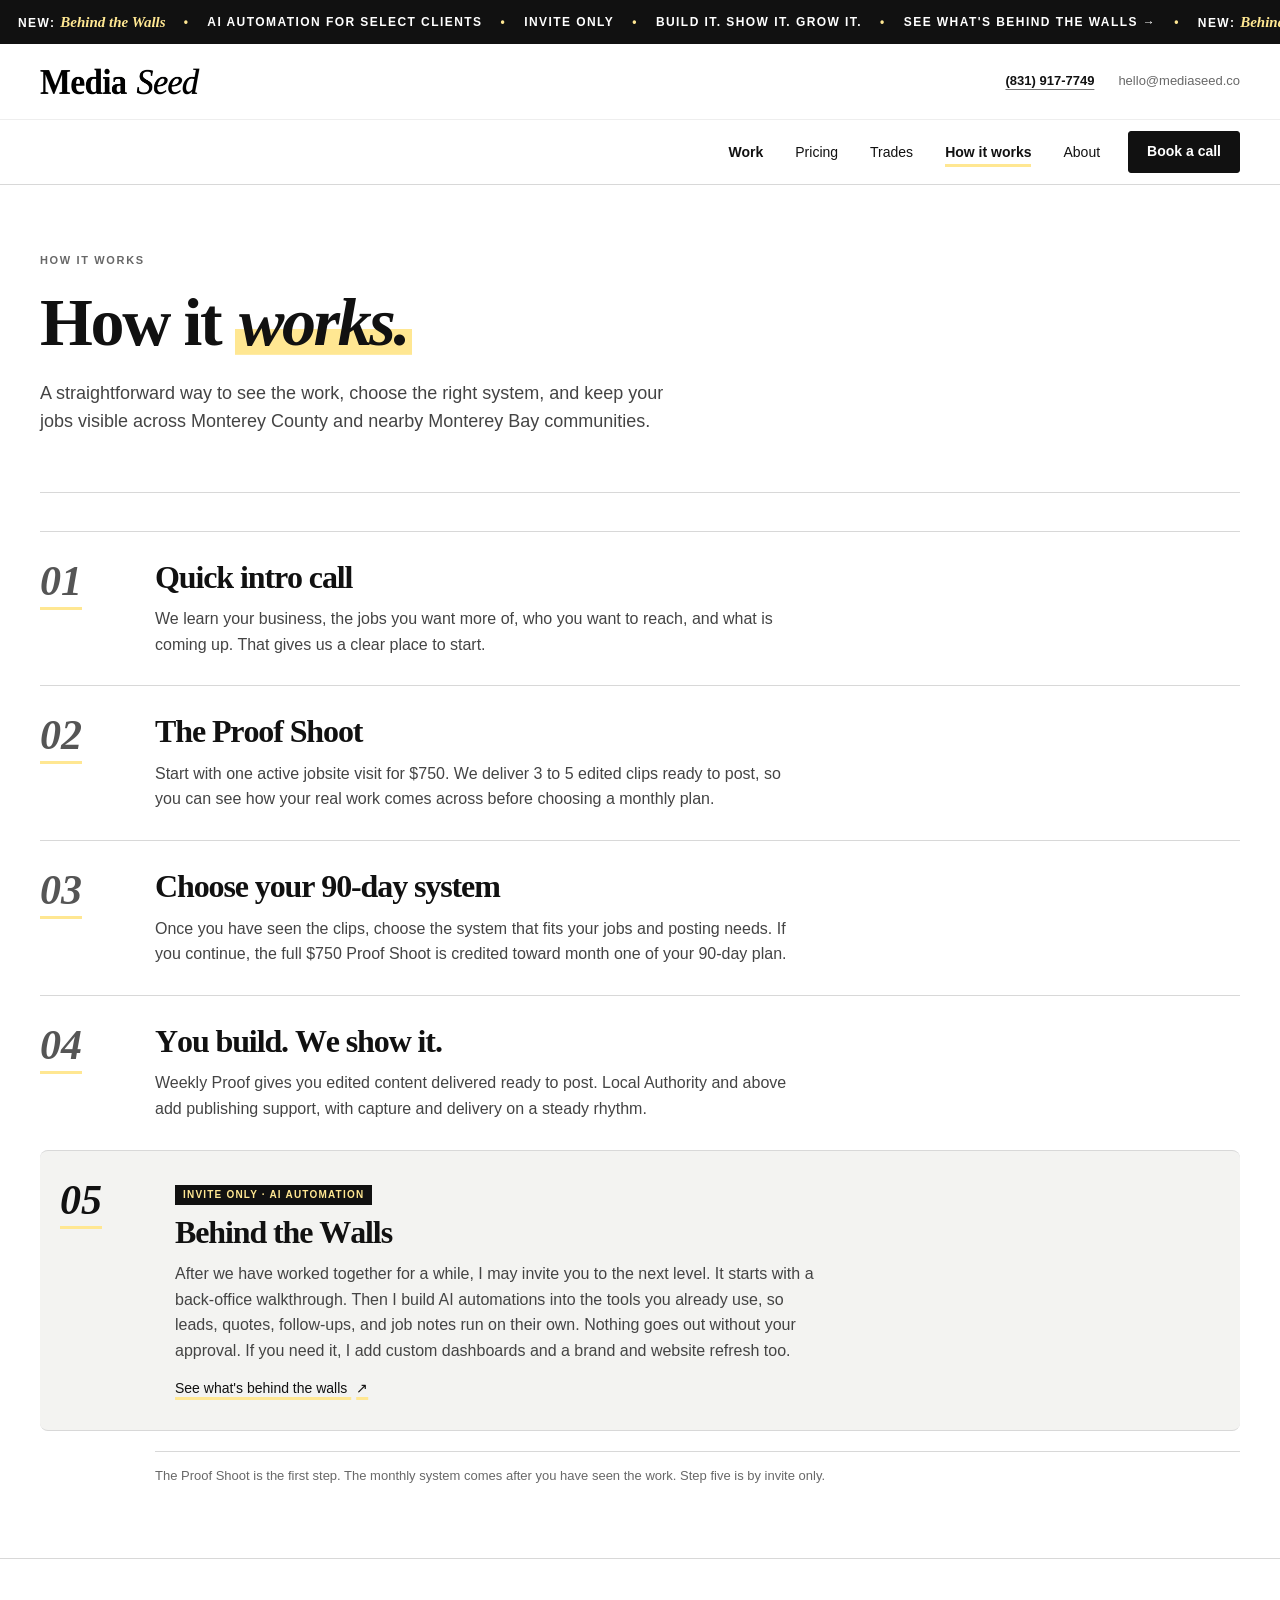
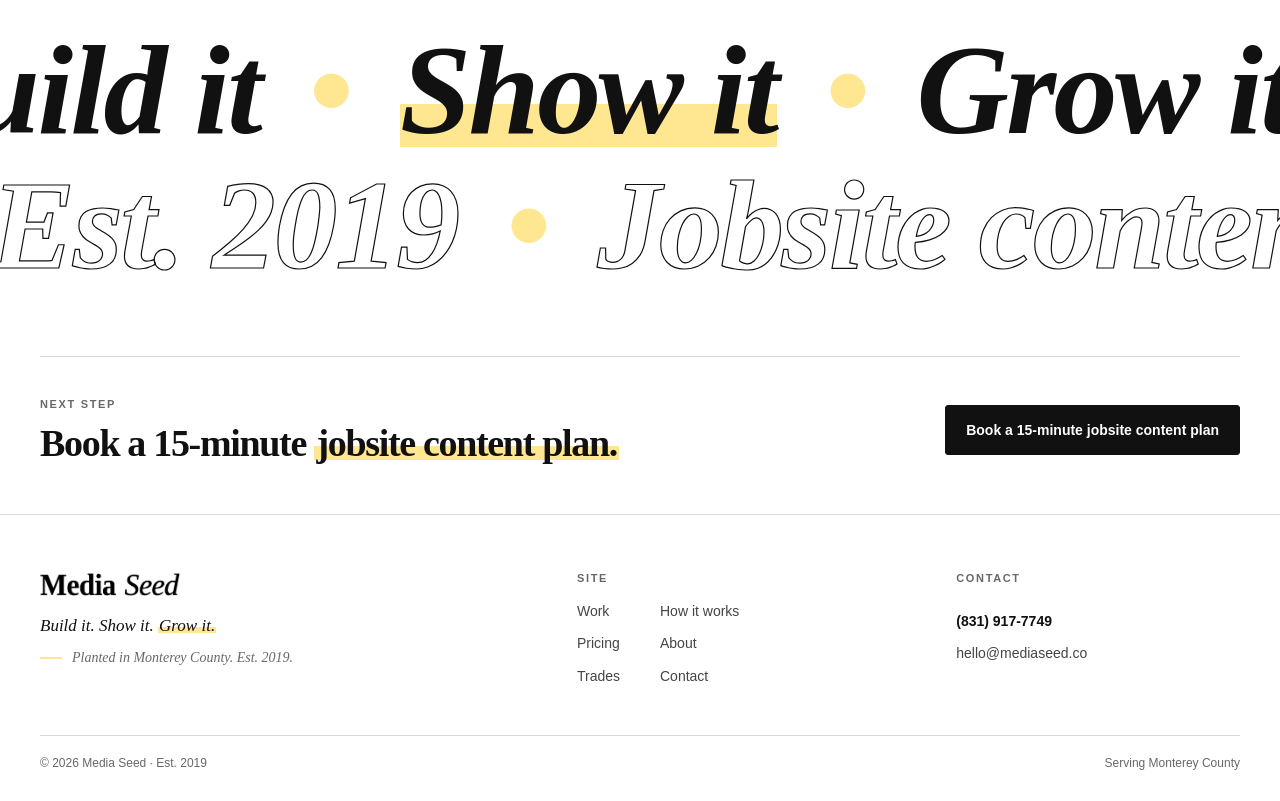
<file: how-it-works.html>
<!doctype html>
<html lang="en"><head><meta charset="utf-8"><meta name="viewport" content="width=device-width, initial-scale=1"><meta name="description" content="Four steps to jobsite content for contractors in Monterey County."><title>How it works | Media Seed</title><link rel="stylesheet" href="styles.css?v=20261127p"><script>try{var d=document.documentElement,r=matchMedia("(prefers-reduced-motion: reduce)").matches;if(sessionStorage.getItem("ms-intro")||r)d.classList.add("intro-seen");if(!r&&"IntersectionObserver"in window)d.classList.add("js-motion")}catch(e){document.documentElement.classList.add("intro-seen")}</script><link rel="icon" href="/favicon.ico" sizes="any"><link rel="icon" type="image/png" sizes="192x192" href="/favicon-192.png"><link rel="apple-touch-icon" href="/apple-touch-icon.png"><script src="script.js?v=20261127p" defer></script></head>
<body><div class="intro" aria-hidden="true"><div class="intro-top"><span>Est. 2019</span><span>Monterey County</span></div><div class="intro-stage"><span class="intro-line l1"><span>Build it.</span></span><span class="intro-line l2"><span>Show it.</span></span><span class="intro-line l4"><span>Grow it.</span></span><span class="intro-line l3"><img src="assets/mediaseed_wordmark.png" alt=""></span></div><div class="intro-foot"><span>Jobsite content for contractors</span><span class="intro-bar"><i></i></span></div></div>
  <header class="site-header"><a class="ticker" href="pricing.html#behind-the-walls" aria-label="New: Behind the Walls. AI automation for select clients. Invite only. See what's behind the walls."><div class="ticker-track" aria-hidden="true"><div class="ticker-group"><span>New: <strong>Behind the Walls</strong></span><span class="ticker-dot" aria-hidden="true">&bull;</span><span>AI automation for select clients</span><span class="ticker-dot" aria-hidden="true">&bull;</span><span>Invite only</span><span class="ticker-dot" aria-hidden="true">&bull;</span><span>Build it. Show it. Grow it.</span><span class="ticker-dot" aria-hidden="true">&bull;</span><span>See what's behind the walls &rarr;</span><span class="ticker-dot" aria-hidden="true">&bull;</span><span>New: <strong>Behind the Walls</strong></span><span class="ticker-dot" aria-hidden="true">&bull;</span><span>AI automation for select clients</span><span class="ticker-dot" aria-hidden="true">&bull;</span><span>Invite only</span><span class="ticker-dot" aria-hidden="true">&bull;</span><span>Build it. Show it. Grow it.</span><span class="ticker-dot" aria-hidden="true">&bull;</span><span>See what's behind the walls &rarr;</span><span class="ticker-dot" aria-hidden="true">&bull;</span></div><div class="ticker-group"><span>New: <strong>Behind the Walls</strong></span><span class="ticker-dot" aria-hidden="true">&bull;</span><span>AI automation for select clients</span><span class="ticker-dot" aria-hidden="true">&bull;</span><span>Invite only</span><span class="ticker-dot" aria-hidden="true">&bull;</span><span>Build it. Show it. Grow it.</span><span class="ticker-dot" aria-hidden="true">&bull;</span><span>See what's behind the walls &rarr;</span><span class="ticker-dot" aria-hidden="true">&bull;</span><span>New: <strong>Behind the Walls</strong></span><span class="ticker-dot" aria-hidden="true">&bull;</span><span>AI automation for select clients</span><span class="ticker-dot" aria-hidden="true">&bull;</span><span>Invite only</span><span class="ticker-dot" aria-hidden="true">&bull;</span><span>Build it. Show it. Grow it.</span><span class="ticker-dot" aria-hidden="true">&bull;</span><span>See what's behind the walls &rarr;</span><span class="ticker-dot" aria-hidden="true">&bull;</span></div></div></a><div class="utility-bar"><a class="wordmark" href="index.html" aria-label="Media Seed home"><img src="assets/mediaseed_wordmark.png" alt="Media Seed"></a><div class="header-contact"><a href="tel:+18319177749">(831) 917-7749</a><a href="mailto:hello@mediaseed.co">hello@mediaseed.co</a></div></div><nav class="main-nav" aria-label="Main navigation"><a class="mobile-wordmark" href="index.html" aria-label="Media Seed home"><img src="assets/mediaseed_wordmark.png" alt=""></a><button class="menu-toggle" type="button" aria-expanded="false" aria-controls="nav-links"><span class="menu-icon" aria-hidden="true"></span><span class="sr-only">Open menu</span></button><div class="nav-links" id="nav-links"><a href="work.html">Work</a><a href="pricing.html">Pricing</a><a href="trades.html">Trades</a><a href="how-it-works.html" aria-current="page">How it works</a><a href="about.html">About</a></div><a class="button button-primary nav-cta" href="contact.html">Book a call</a></nav></header>
  <main class="inner-main">
    <header class="page-hero section-wrap"><p class="eyebrow">How it works</p><h1>How it <em>works.</em></h1><p class="page-lede">A straightforward way to see the work, choose the right system, and keep your jobs visible across Monterey County and nearby Monterey Bay communities.</p></header>
    <section class="section-wrap page-section section-rule"><ol class="process-list"><li><span class="process-number">01</span><div><h2>Quick intro call</h2><p>We learn your business, the jobs you want more of, who you want to reach, and what is coming up. That gives us a clear place to start.</p></div></li><li><span class="process-number">02</span><div><h2>The Proof Shoot</h2><p>Start with one active jobsite visit for $750. We deliver 3 to 5 edited clips ready to post, so you can see how your real work comes across before choosing a monthly plan.</p></div></li><li><span class="process-number">03</span><div><h2>Choose your 90-day system</h2><p>Once you have seen the clips, choose the system that fits your jobs and posting needs. If you continue, the full $750 Proof Shoot is credited toward month one of your 90-day plan.</p></div></li><li><span class="process-number">04</span><div><h2>You build. We show it.</h2><p>Weekly Proof gives you edited content delivered ready to post. Local Authority and above add publishing support, with capture and delivery on a steady rhythm.</p></div></li><li class="process-invite"><span class="process-number">05</span><div><p class="invite-tag">Invite only · AI automation</p><h2>Behind the Walls</h2><p>After we have worked together for a while, I may invite you to the next level. It starts with a back-office walkthrough. Then I build AI automations into the tools you already use, so leads, quotes, follow-ups, and job notes run on their own. Nothing goes out without your approval. If you need it, I add custom dashboards and a brand and website refresh too.</p><a class="text-link" href="pricing.html#behind-the-walls">See what's behind the walls <span aria-hidden="true">↗</span></a></div></li></ol><p class="process-footnote">The Proof Shoot is the first step. The monthly system comes after you have seen the work. Step five is by invite only.</p></section>
    <div class="kinetic" aria-hidden="true"><div class="kinetic-row" data-dir="-1"><span>Build it <i>•</i> <b>Show it</b> <i>•</i> Grow it <i>•</i> Build it <i>•</i> <b>Show it</b> <i>•</i> Grow it <i>•</i> Build it <i>•</i> <b>Show it</b> <i>•</i> Grow it <i>•</i></span></div><div class="kinetic-row outline" data-dir="1"><span>Monterey County <i>•</i> Est. 2019 <i>•</i> Jobsite content <i>•</i> Monterey County <i>•</i> Est. 2019 <i>•</i> Jobsite content <i>•</i> Monterey County <i>•</i> Est. 2019 <i>•</i></span></div></div><section class="section-wrap page-cta section-rule"><div><p class="eyebrow">Next step</p><h2>Book a 15-minute <span class="mark">jobsite content plan.</span></h2></div><a class="button button-primary" href="contact.html">Book a 15-minute jobsite content plan</a></section>
  </main>
  <footer class="site-footer"><div class="footer-inner"><div class="footer-brand"><a class="wordmark footer-mark" href="index.html" aria-label="Media Seed home"><img src="assets/mediaseed_wordmark.png" alt="Media Seed"></a><p class="footer-slogan">Build it. Show it. <span class="mark is-in">Grow it.</span></p><p class="footer-est">Planted in Monterey County. Est. 2019.</p></div><nav class="footer-nav" aria-label="Footer navigation"><p class="eyebrow">Site</p><ul><li><a href="work.html">Work</a></li><li><a href="how-it-works.html">How it works</a></li><li><a href="pricing.html">Pricing</a></li><li><a href="about.html">About</a></li><li><a href="trades.html">Trades</a></li><li><a href="contact.html">Contact</a></li></ul></nav><div class="footer-contact"><p class="eyebrow">Contact</p><a class="footer-phone" href="tel:+18319177749">(831) 917-7749</a><a class="footer-email" href="mailto:hello@mediaseed.co">hello@mediaseed.co</a></div><div class="footer-base"><p>&copy; 2026 Media Seed · Est. 2019</p><p>Serving Monterey County</p></div></div></footer><div class="mobile-sticky-cta"><a class="button button-primary" href="contact.html">Book a 15-minute jobsite content plan</a><a class="call-shortcut" href="tel:+18319177749" aria-label="Call Media Seed">Call</a></div>
</body></html>
</file>
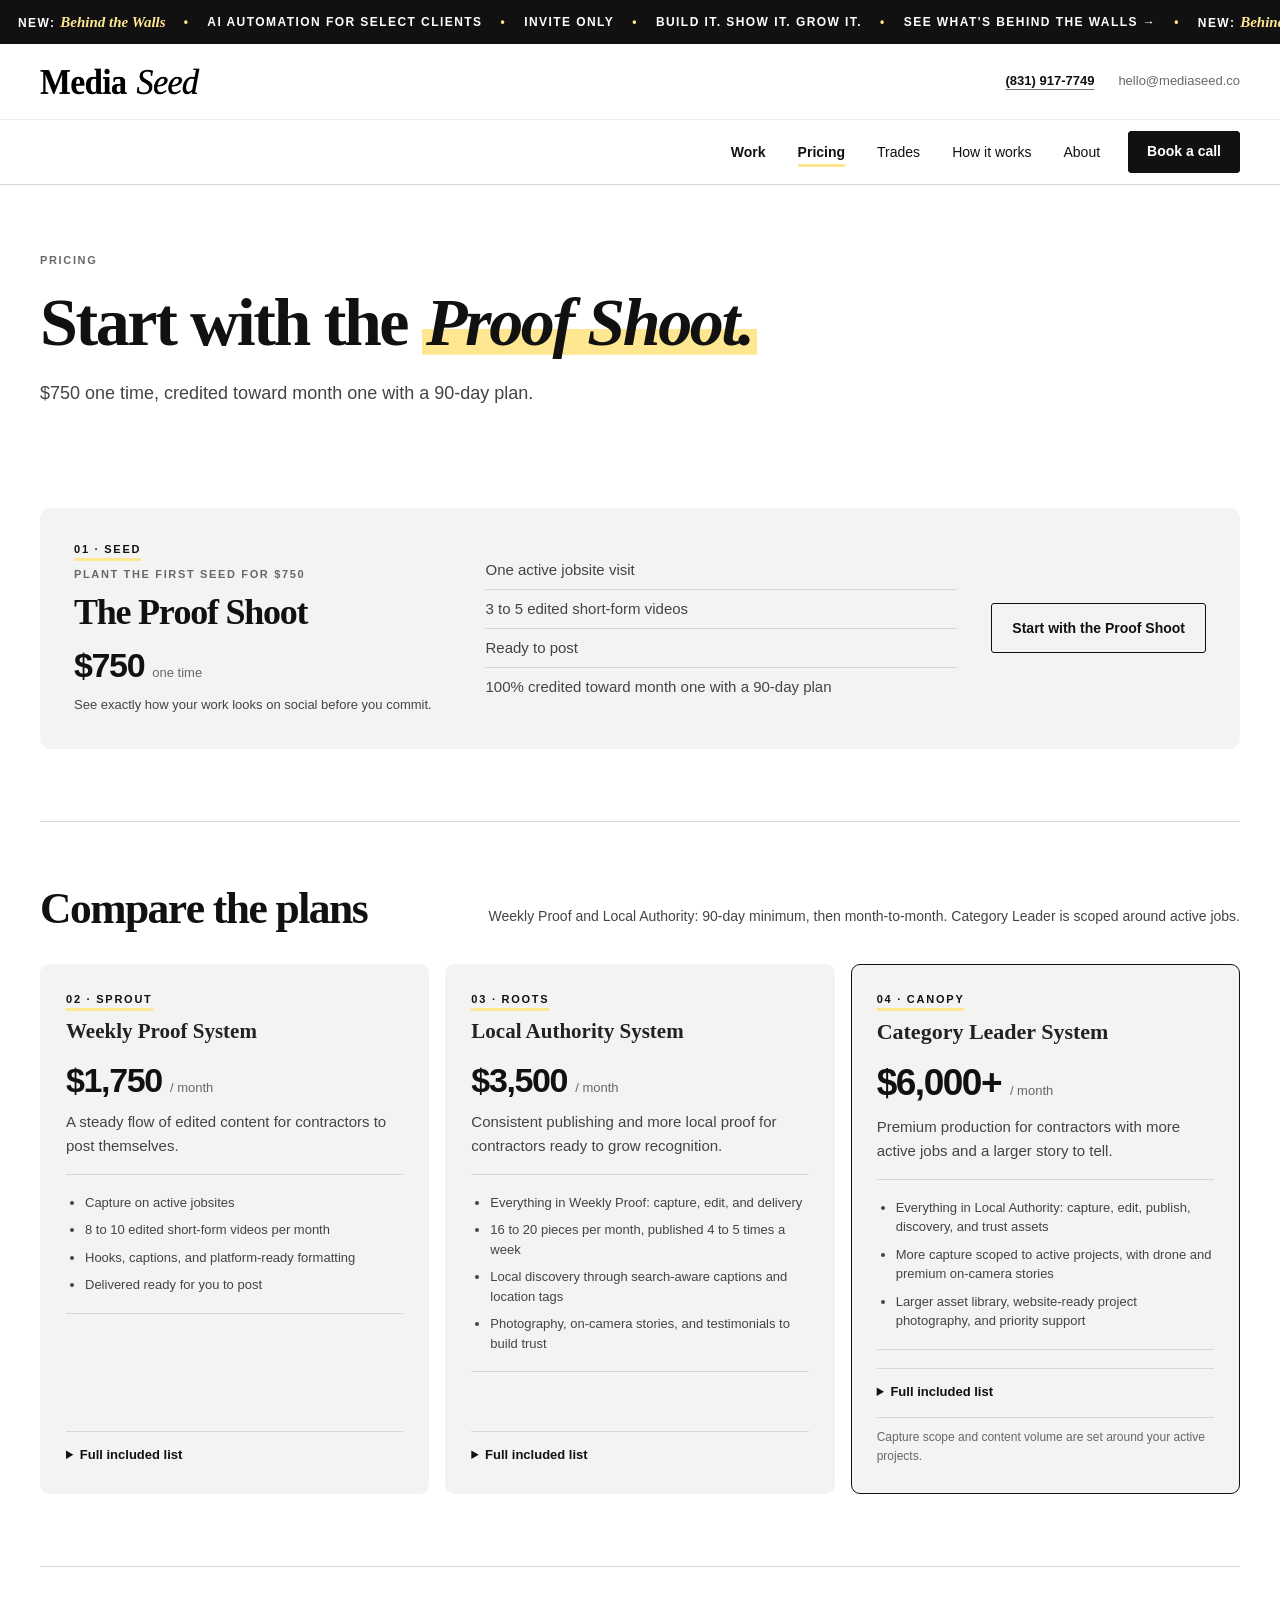
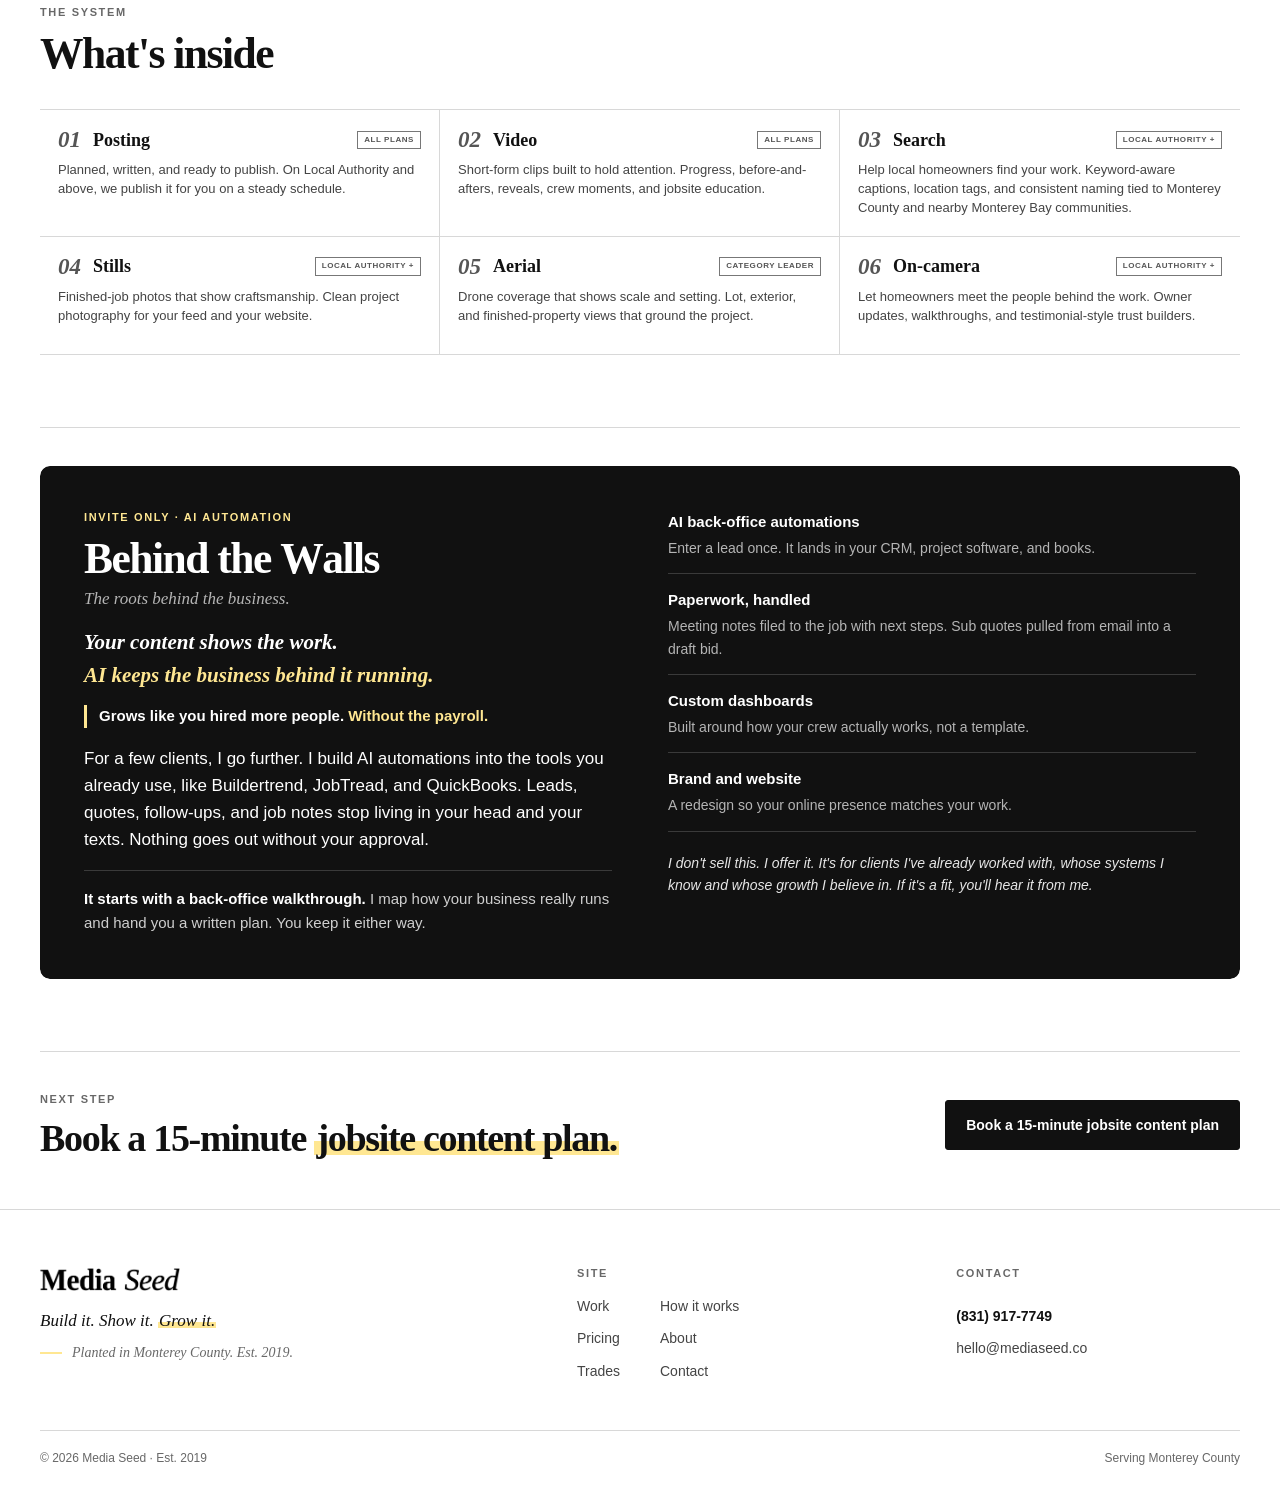
<file: pricing.html>
<!doctype html>
<html lang="en"><head><meta charset="utf-8"><meta name="viewport" content="width=device-width, initial-scale=1"><meta name="description" content="The Proof Shoot and monthly jobsite content systems for Monterey County contractors."><title>Pricing | Media Seed</title><link rel="stylesheet" href="styles.css?v=20261127p"><script>try{var d=document.documentElement,r=matchMedia("(prefers-reduced-motion: reduce)").matches;if(sessionStorage.getItem("ms-intro")||r)d.classList.add("intro-seen");if(!r&&"IntersectionObserver"in window)d.classList.add("js-motion")}catch(e){document.documentElement.classList.add("intro-seen")}</script><link rel="icon" href="/favicon.ico" sizes="any"><link rel="icon" type="image/png" sizes="192x192" href="/favicon-192.png"><link rel="apple-touch-icon" href="/apple-touch-icon.png"><script src="script.js?v=20261127p" defer></script></head>
<body><div class="intro" aria-hidden="true"><div class="intro-top"><span>Est. 2019</span><span>Monterey County</span></div><div class="intro-stage"><span class="intro-line l1"><span>Build it.</span></span><span class="intro-line l2"><span>Show it.</span></span><span class="intro-line l4"><span>Grow it.</span></span><span class="intro-line l3"><img src="assets/mediaseed_wordmark.png" alt=""></span></div><div class="intro-foot"><span>Jobsite content for contractors</span><span class="intro-bar"><i></i></span></div></div>
  <header class="site-header"><a class="ticker" href="pricing.html#behind-the-walls" aria-label="New: Behind the Walls. AI automation for select clients. Invite only. See what's behind the walls."><div class="ticker-track" aria-hidden="true"><div class="ticker-group"><span>New: <strong>Behind the Walls</strong></span><span class="ticker-dot" aria-hidden="true">&bull;</span><span>AI automation for select clients</span><span class="ticker-dot" aria-hidden="true">&bull;</span><span>Invite only</span><span class="ticker-dot" aria-hidden="true">&bull;</span><span>Build it. Show it. Grow it.</span><span class="ticker-dot" aria-hidden="true">&bull;</span><span>See what's behind the walls &rarr;</span><span class="ticker-dot" aria-hidden="true">&bull;</span><span>New: <strong>Behind the Walls</strong></span><span class="ticker-dot" aria-hidden="true">&bull;</span><span>AI automation for select clients</span><span class="ticker-dot" aria-hidden="true">&bull;</span><span>Invite only</span><span class="ticker-dot" aria-hidden="true">&bull;</span><span>Build it. Show it. Grow it.</span><span class="ticker-dot" aria-hidden="true">&bull;</span><span>See what's behind the walls &rarr;</span><span class="ticker-dot" aria-hidden="true">&bull;</span></div><div class="ticker-group"><span>New: <strong>Behind the Walls</strong></span><span class="ticker-dot" aria-hidden="true">&bull;</span><span>AI automation for select clients</span><span class="ticker-dot" aria-hidden="true">&bull;</span><span>Invite only</span><span class="ticker-dot" aria-hidden="true">&bull;</span><span>Build it. Show it. Grow it.</span><span class="ticker-dot" aria-hidden="true">&bull;</span><span>See what's behind the walls &rarr;</span><span class="ticker-dot" aria-hidden="true">&bull;</span><span>New: <strong>Behind the Walls</strong></span><span class="ticker-dot" aria-hidden="true">&bull;</span><span>AI automation for select clients</span><span class="ticker-dot" aria-hidden="true">&bull;</span><span>Invite only</span><span class="ticker-dot" aria-hidden="true">&bull;</span><span>Build it. Show it. Grow it.</span><span class="ticker-dot" aria-hidden="true">&bull;</span><span>See what's behind the walls &rarr;</span><span class="ticker-dot" aria-hidden="true">&bull;</span></div></div></a><div class="utility-bar"><a class="wordmark" href="index.html" aria-label="Media Seed home"><img src="assets/mediaseed_wordmark.png" alt="Media Seed"></a><div class="header-contact"><a href="tel:+18319177749">(831) 917-7749</a><a href="mailto:hello@mediaseed.co">hello@mediaseed.co</a></div></div><nav class="main-nav" aria-label="Main navigation"><a class="mobile-wordmark" href="index.html" aria-label="Media Seed home"><img src="assets/mediaseed_wordmark.png" alt=""></a><button class="menu-toggle" type="button" aria-expanded="false" aria-controls="nav-links"><span class="menu-icon" aria-hidden="true"></span><span class="sr-only">Open menu</span></button><div class="nav-links" id="nav-links"><a href="work.html">Work</a><a href="pricing.html" aria-current="page">Pricing</a><a href="trades.html">Trades</a><a href="how-it-works.html">How it works</a><a href="about.html">About</a></div><a class="button button-primary nav-cta" href="contact.html">Book a call</a></nav></header>
  <main class="inner-main">
    <header class="page-hero section-wrap"><p class="eyebrow">Pricing</p><h1>Start with the <em>Proof Shoot.</em></h1><p class="page-lede">$750 one time, credited toward month one with a 90-day plan.</p></header>
    <section class="section-wrap page-section" id="proof-shoot"><div class="proof-card proof-detail"><div><p class="growth-stage"><span>01 · Seed</span></p><p class="eyebrow">Plant the first seed for $750</p><h2>The Proof Shoot</h2><p class="price">$750 <span>one time</span></p><p class="proof-reassurance">See exactly how your work looks on social before you commit.</p></div><ul class="deliverables"><li>One active jobsite visit</li><li>3 to 5 edited short-form videos</li><li>Ready to post</li><li>100% credited toward month one with a 90-day plan</li></ul><a class="button button-secondary" href="contact.html?offer=proof-shoot">Start with the Proof Shoot</a></div></section>
    <section class="section-wrap page-section section-rule" id="monthly-systems"><div class="section-heading"><div><p class="eyebrow">Monthly systems</p><h2>Compare the plans</h2></div><p class="section-aside">Weekly Proof and Local Authority: 90-day minimum, then month-to-month. Category Leader is scoped around active jobs.</p></div><div class="tier-grid tier-detail-grid">
      <article class="tier-card plan-card"><p class="growth-stage"><span>02 · Sprout</span></p><p class="tier-label">Weekly Proof System</p><p class="price">$1,750 <span>/ month</span></p><p class="tier-pitch">A steady flow of edited content for contractors to post themselves.</p><ul class="tier-summary"><li>Capture on active jobsites</li><li>8 to 10 edited short-form videos per month</li><li>Hooks, captions, and platform-ready formatting</li><li>Delivered ready for you to post</li></ul><details class="plan-details"><summary>Full included list</summary><ul class="tier-inclusions"><li>8 to 10 short-form videos per month</li><li>On-site jobsite capture</li><li>Editing, hooks, captions, and platform-ready formatting</li><li>Monthly posting calendar</li><li>Delivered ready to publish</li><li>Monthly content review</li></ul></details></article>
      <article class="tier-card plan-card"><p class="growth-stage"><span>03 · Roots</span></p><p class="tier-label">Local Authority System</p><p class="price">$3,500 <span>/ month</span></p><p class="tier-pitch">Consistent publishing and more local proof for contractors ready to grow recognition.</p><ul class="tier-summary"><li>Everything in Weekly Proof: capture, edit, and delivery</li><li>16 to 20 pieces per month, published 4 to 5 times a week</li><li>Local discovery through search-aware captions and location tags</li><li>Photography, on-camera stories, and testimonials to build trust</li></ul><details class="plan-details"><summary>Full included list</summary><ul class="tier-inclusions"><li>Everything in Weekly Proof System</li><li>16 to 20 pieces of content per month</li><li>Publishing 4 to 5 times per week</li><li>SEO-aware captions, keywords, and Monterey County and nearby Monterey Bay location tags</li><li>Monthly content plan</li><li>Professional photography</li><li>On-camera owner and crew content</li><li>Client testimonial capture and editing</li></ul></details></article>
      <article class="tier-card plan-card category-leader-card"><p class="growth-stage"><span>04 · Canopy</span></p><p class="tier-label">Category Leader System</p><p class="price">$6,000+ <span>/ month</span></p><p class="tier-pitch">Premium production for contractors with more active jobs and a larger story to tell.</p><ul class="tier-summary"><li>Everything in Local Authority: capture, edit, publish, discovery, and trust assets</li><li>More capture scoped to active projects, with drone and premium on-camera stories</li><li>Larger asset library, website-ready project photography, and priority support</li></ul><details class="plan-details"><summary>Full included list</summary><ul class="tier-inclusions"><li>Everything in Local Authority System</li><li>Increased capture and content volume, scoped to active projects</li><li>Drone footage</li><li>Advanced creative direction and brand consistency</li><li>Premium on-camera project storytelling</li><li>Client testimonial video production</li><li>Website-ready photography and project assets</li><li>Priority editing and publishing support</li></ul></details><p class="term-note">Capture scope and content volume are set around your active projects.</p></article>
    </div></section>
    <section class="section-wrap page-section section-rule inside-section" id="what-is-included"><div class="section-heading"><div><p class="eyebrow">The system</p><h2>What's inside</h2></div></div><div class="inside-grid pricing-components"><article class="inside-item"><div class="inside-item-heading"><span class="inside-number">01</span><h3>Posting</h3><span class="tier-tag">All plans</span></div><p>Planned, written, and ready to publish. On Local Authority and above, we publish it for you on a steady schedule.</p></article><article class="inside-item"><div class="inside-item-heading"><span class="inside-number">02</span><h3>Video</h3><span class="tier-tag">All plans</span></div><p>Short-form clips built to hold attention. Progress, before-and-afters, reveals, crew moments, and jobsite education.</p></article><article class="inside-item"><div class="inside-item-heading"><span class="inside-number">03</span><h3>Search</h3><span class="tier-tag">Local Authority +</span></div><p>Help local homeowners find your work. Keyword-aware captions, location tags, and consistent naming tied to Monterey County and nearby Monterey Bay communities.</p></article><article class="inside-item"><div class="inside-item-heading"><span class="inside-number">04</span><h3>Stills</h3><span class="tier-tag">Local Authority +</span></div><p>Finished-job photos that show craftsmanship. Clean project photography for your feed and your website.</p></article><article class="inside-item"><div class="inside-item-heading"><span class="inside-number">05</span><h3>Aerial</h3><span class="tier-tag">Category Leader</span></div><p>Drone coverage that shows scale and setting. Lot, exterior, and finished-property views that ground the project.</p></article><article class="inside-item"><div class="inside-item-heading"><span class="inside-number">06</span><h3>On-camera</h3><span class="tier-tag">Local Authority +</span></div><p>Let homeowners meet the people behind the work. Owner updates, walkthroughs, and testimonial-style trust builders.</p></article></div></section>
    <section class="section-wrap page-section section-rule invite-section" id="behind-the-walls" aria-labelledby="invite-title"><div class="invite-card"><div class="invite-copy"><p class="eyebrow">Invite only · AI automation</p><h2 id="invite-title">Behind the Walls</h2><p class="invite-roots">The roots behind the business.</p><p class="invite-lede">Your content shows the work. <span class="lede-accent">AI keeps the business behind it running.</span></p><p class="invite-payroll">Grows like you hired more people. <span>Without the payroll.</span></p><p>For a few clients, I go further. I build AI automations into the tools you already use, like Buildertrend, JobTread, and QuickBooks. Leads, quotes, follow-ups, and job notes stop living in your head and your texts. Nothing goes out without your approval.</p><p class="invite-start"><strong>It starts with a back-office walkthrough.</strong> I map how your business really runs and hand you a written plan. You keep it either way.</p></div><div class="invite-detail"><ul class="invite-list"><li><strong>AI back-office automations</strong><span>Enter a lead once. It lands in your CRM, project software, and books.</span></li><li><strong>Paperwork, handled</strong><span>Meeting notes filed to the job with next steps. Sub quotes pulled from email into a draft bid.</span></li><li><strong>Custom dashboards</strong><span>Built around how your crew actually works, not a template.</span></li><li><strong>Brand and website</strong><span>A redesign so your online presence matches your work.</span></li></ul><p class="invite-note">I don't sell this. I offer it. It's for clients I've already worked with, whose systems I know and whose growth I believe in. If it's a fit, you'll hear it from me.</p></div></div></section>
    <section class="section-wrap page-cta section-rule"><div><p class="eyebrow">Next step</p><h2>Book a 15-minute <span class="mark">jobsite content plan.</span></h2></div><a class="button button-primary" href="contact.html">Book a 15-minute jobsite content plan</a></section>
  </main>
  <footer class="site-footer"><div class="footer-inner"><div class="footer-brand"><a class="wordmark footer-mark" href="index.html" aria-label="Media Seed home"><img src="assets/mediaseed_wordmark.png" alt="Media Seed"></a><p class="footer-slogan">Build it. Show it. <span class="mark is-in">Grow it.</span></p><p class="footer-est">Planted in Monterey County. Est. 2019.</p></div><nav class="footer-nav" aria-label="Footer navigation"><p class="eyebrow">Site</p><ul><li><a href="work.html">Work</a></li><li><a href="how-it-works.html">How it works</a></li><li><a href="pricing.html">Pricing</a></li><li><a href="about.html">About</a></li><li><a href="trades.html">Trades</a></li><li><a href="contact.html">Contact</a></li></ul></nav><div class="footer-contact"><p class="eyebrow">Contact</p><a class="footer-phone" href="tel:+18319177749">(831) 917-7749</a><a class="footer-email" href="mailto:hello@mediaseed.co">hello@mediaseed.co</a></div><div class="footer-base"><p>&copy; 2026 Media Seed · Est. 2019</p><p>Serving Monterey County</p></div></div></footer><div class="mobile-sticky-cta"><a class="button button-primary" href="contact.html">Book a 15-minute jobsite content plan</a><a class="call-shortcut" href="tel:+18319177749" aria-label="Call Media Seed">Call</a></div>
</body></html>
</file>
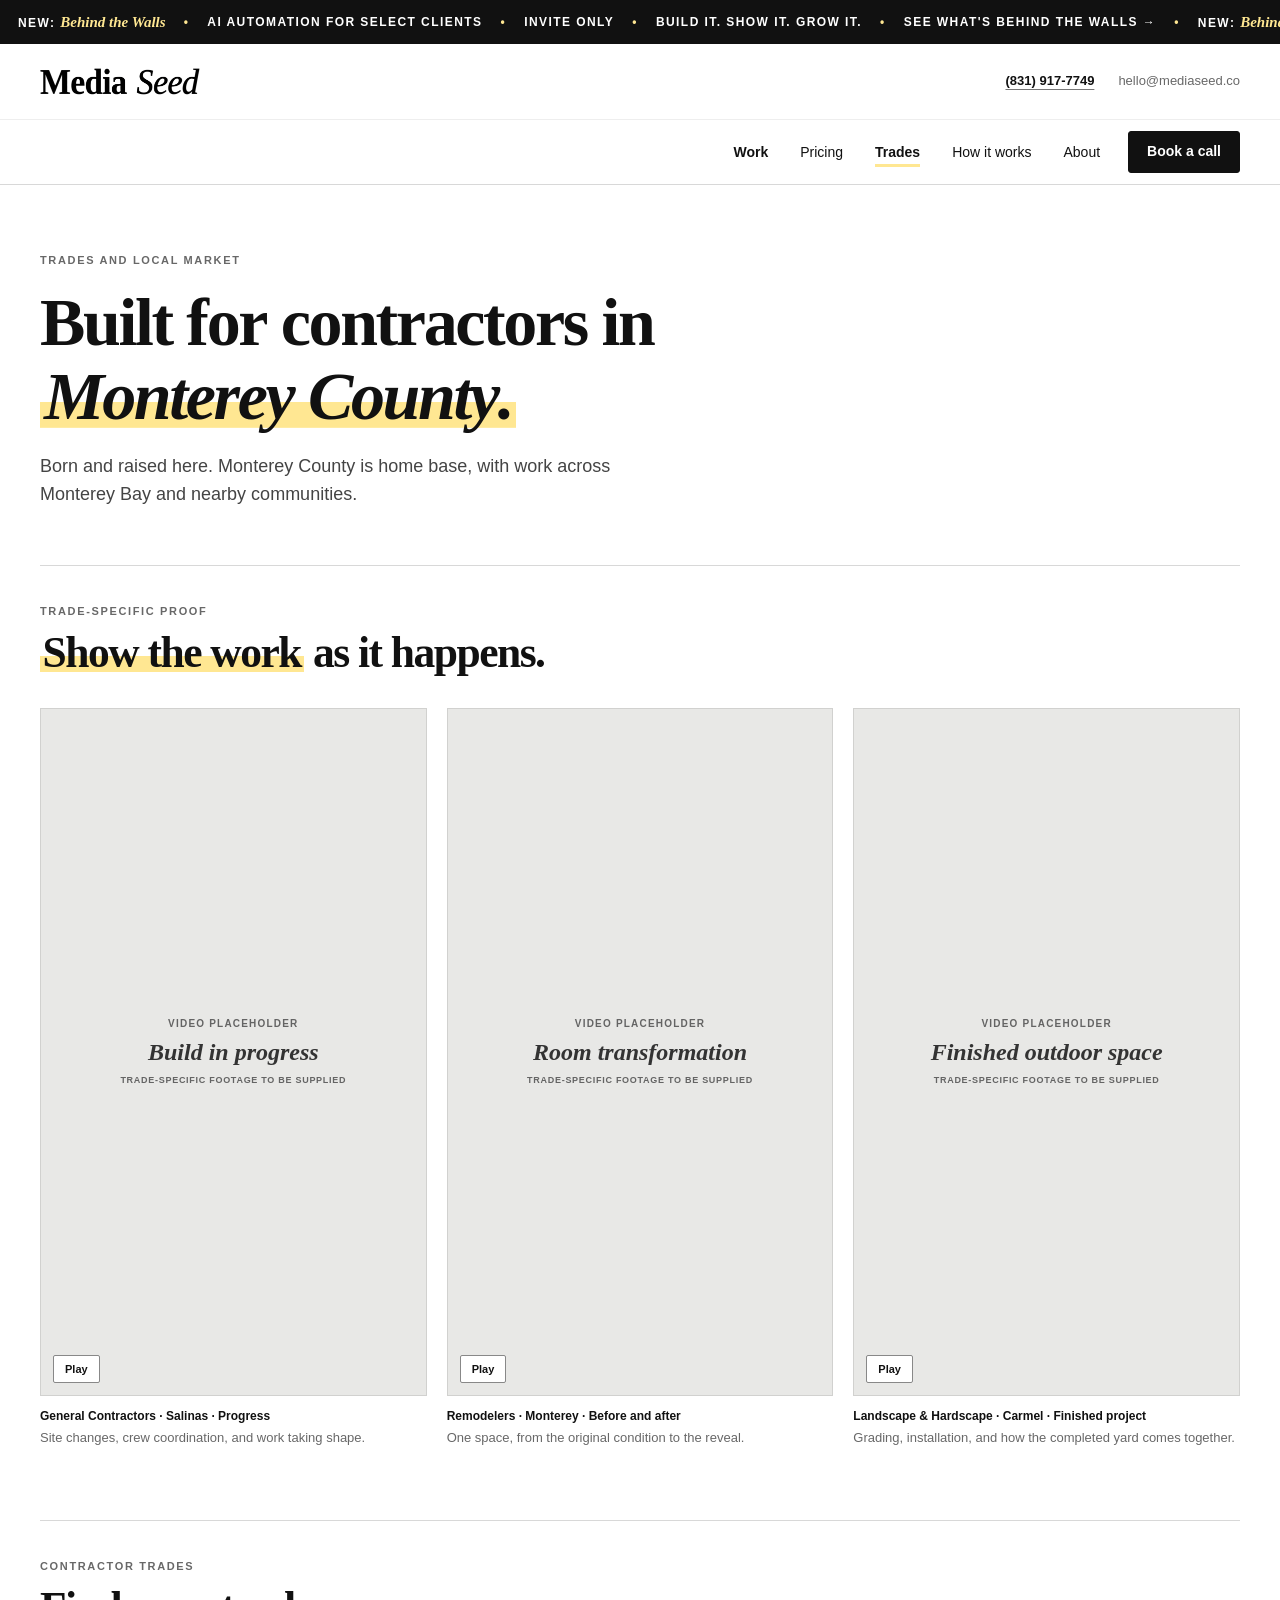
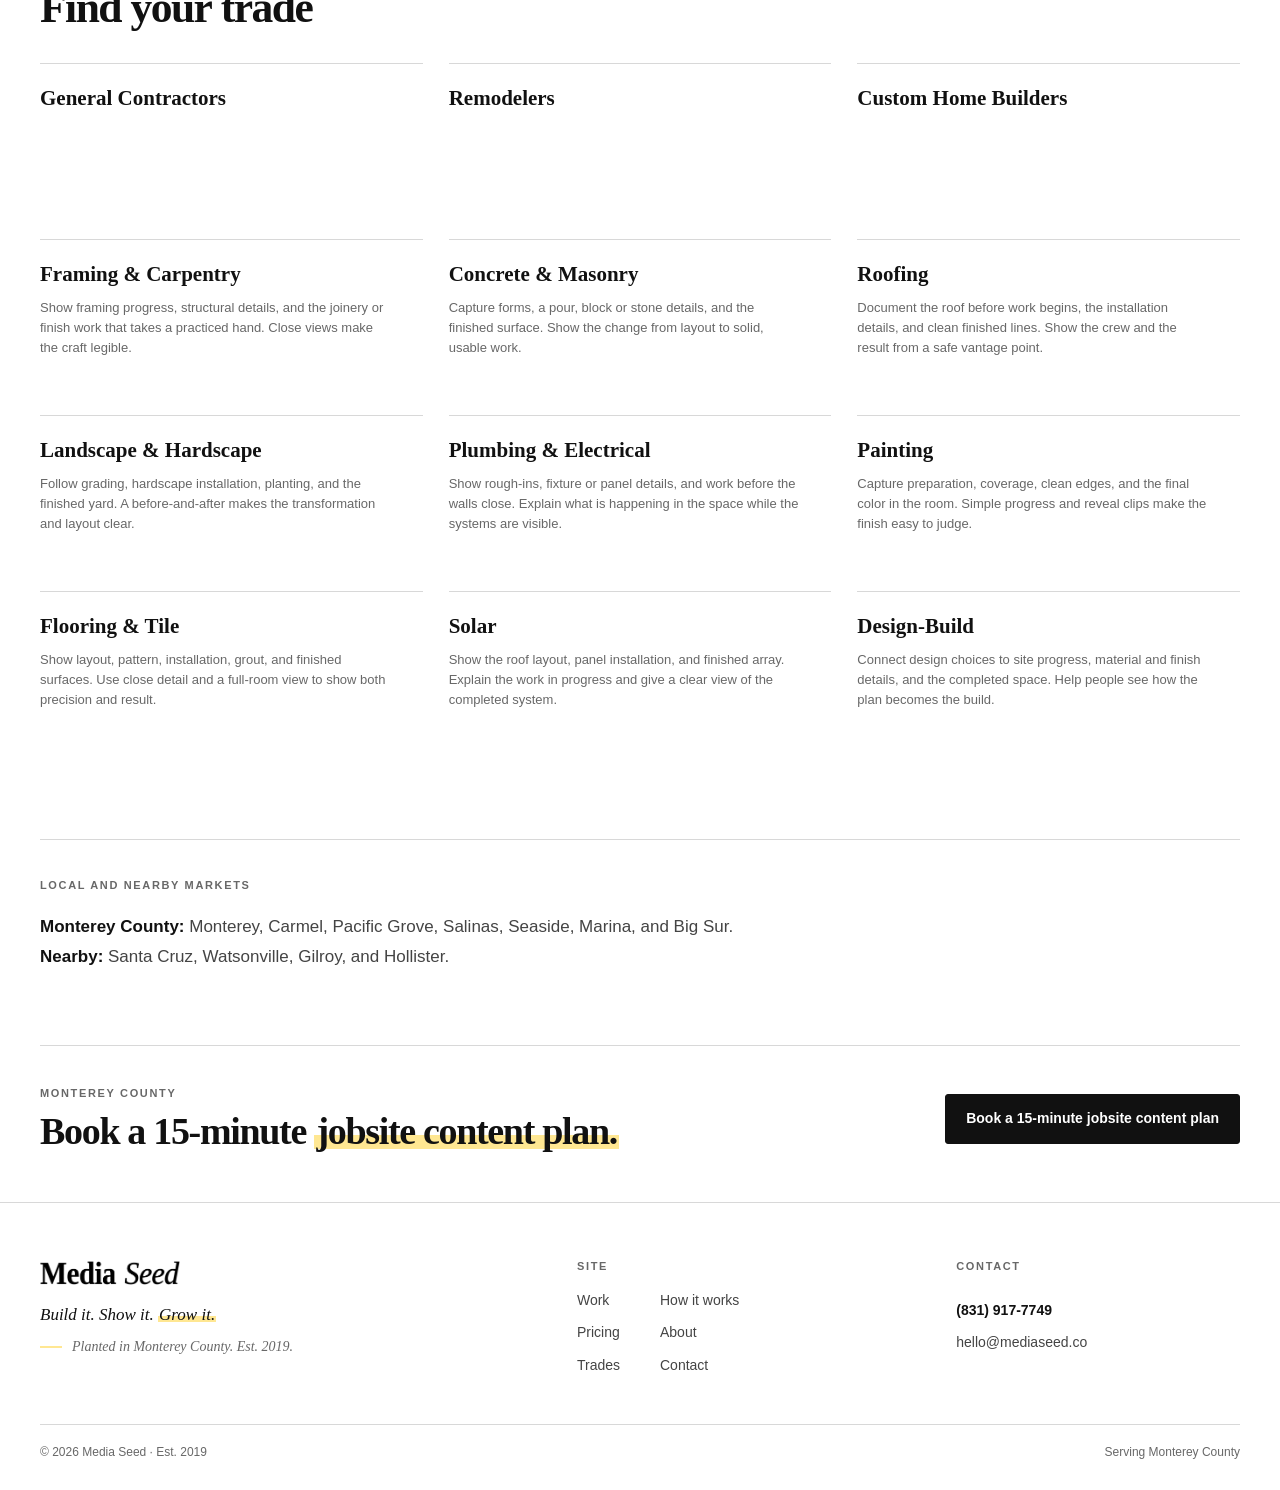
<file: trades.html>
<!doctype html>
<html lang="en"><head><meta charset="utf-8"><meta name="viewport" content="width=device-width, initial-scale=1"><meta name="description" content="Jobsite video and social media systems for contractors in Monterey County, California."><title>Trades | Contractors in Monterey County | Media Seed</title><link rel="stylesheet" href="styles.css?v=20261127p"><script>try{var d=document.documentElement,r=matchMedia("(prefers-reduced-motion: reduce)").matches;if(sessionStorage.getItem("ms-intro")||r)d.classList.add("intro-seen");if(!r&&"IntersectionObserver"in window)d.classList.add("js-motion")}catch(e){document.documentElement.classList.add("intro-seen")}</script><link rel="icon" href="/favicon.ico" sizes="any"><link rel="icon" type="image/png" sizes="192x192" href="/favicon-192.png"><link rel="apple-touch-icon" href="/apple-touch-icon.png"><script src="script.js?v=20261127p" defer></script></head>
<body><div class="intro" aria-hidden="true"><div class="intro-top"><span>Est. 2019</span><span>Monterey County</span></div><div class="intro-stage"><span class="intro-line l1"><span>Build it.</span></span><span class="intro-line l2"><span>Show it.</span></span><span class="intro-line l4"><span>Grow it.</span></span><span class="intro-line l3"><img src="assets/mediaseed_wordmark.png" alt=""></span></div><div class="intro-foot"><span>Jobsite content for contractors</span><span class="intro-bar"><i></i></span></div></div>
  <header class="site-header"><a class="ticker" href="pricing.html#behind-the-walls" aria-label="New: Behind the Walls. AI automation for select clients. Invite only. See what's behind the walls."><div class="ticker-track" aria-hidden="true"><div class="ticker-group"><span>New: <strong>Behind the Walls</strong></span><span class="ticker-dot" aria-hidden="true">&bull;</span><span>AI automation for select clients</span><span class="ticker-dot" aria-hidden="true">&bull;</span><span>Invite only</span><span class="ticker-dot" aria-hidden="true">&bull;</span><span>Build it. Show it. Grow it.</span><span class="ticker-dot" aria-hidden="true">&bull;</span><span>See what's behind the walls &rarr;</span><span class="ticker-dot" aria-hidden="true">&bull;</span><span>New: <strong>Behind the Walls</strong></span><span class="ticker-dot" aria-hidden="true">&bull;</span><span>AI automation for select clients</span><span class="ticker-dot" aria-hidden="true">&bull;</span><span>Invite only</span><span class="ticker-dot" aria-hidden="true">&bull;</span><span>Build it. Show it. Grow it.</span><span class="ticker-dot" aria-hidden="true">&bull;</span><span>See what's behind the walls &rarr;</span><span class="ticker-dot" aria-hidden="true">&bull;</span></div><div class="ticker-group"><span>New: <strong>Behind the Walls</strong></span><span class="ticker-dot" aria-hidden="true">&bull;</span><span>AI automation for select clients</span><span class="ticker-dot" aria-hidden="true">&bull;</span><span>Invite only</span><span class="ticker-dot" aria-hidden="true">&bull;</span><span>Build it. Show it. Grow it.</span><span class="ticker-dot" aria-hidden="true">&bull;</span><span>See what's behind the walls &rarr;</span><span class="ticker-dot" aria-hidden="true">&bull;</span><span>New: <strong>Behind the Walls</strong></span><span class="ticker-dot" aria-hidden="true">&bull;</span><span>AI automation for select clients</span><span class="ticker-dot" aria-hidden="true">&bull;</span><span>Invite only</span><span class="ticker-dot" aria-hidden="true">&bull;</span><span>Build it. Show it. Grow it.</span><span class="ticker-dot" aria-hidden="true">&bull;</span><span>See what's behind the walls &rarr;</span><span class="ticker-dot" aria-hidden="true">&bull;</span></div></div></a><div class="utility-bar"><a class="wordmark" href="index.html" aria-label="Media Seed home"><img src="assets/mediaseed_wordmark.png" alt="Media Seed"></a><div class="header-contact"><a href="tel:+18319177749">(831) 917-7749</a><a href="mailto:hello@mediaseed.co">hello@mediaseed.co</a></div></div><nav class="main-nav" aria-label="Main navigation"><a class="mobile-wordmark" href="index.html" aria-label="Media Seed home"><img src="assets/mediaseed_wordmark.png" alt=""></a><button class="menu-toggle" type="button" aria-expanded="false" aria-controls="nav-links"><span class="menu-icon" aria-hidden="true"></span><span class="sr-only">Open menu</span></button><div class="nav-links" id="nav-links"><a href="work.html">Work</a><a href="pricing.html">Pricing</a><a href="trades.html" aria-current="page">Trades</a><a href="how-it-works.html">How it works</a><a href="about.html">About</a></div><a class="button button-primary nav-cta" href="contact.html">Book a call</a></nav></header>
  <main class="inner-main">
    <header class="page-hero section-wrap"><p class="eyebrow">Trades and local market</p><h1>Built for contractors in <em>Monterey County.</em></h1><p class="page-lede">Born and raised here. Monterey County is home base, with work across Monterey Bay and nearby communities.</p></header>
    <section class="section-wrap page-section section-rule"><div class="section-heading"><div><p class="eyebrow">Trade-specific proof</p><h2><span class="mark">Show the work</span> as it happens.</h2></div></div><div class="trade-proof-grid">
      <article class="trade-proof-card"><button class="clip-media media-frame" data-open-player type="button" aria-label="Open video placeholder, General Contractors, Salinas, project progress"><span class="media-placeholder" aria-hidden="true"><span class="placeholder-kicker">Video placeholder</span><span class="placeholder-title">Build in progress</span><span class="placeholder-note">Trade-specific footage to be supplied</span></span><span class="open-player" aria-hidden="true">Play</span></button><p><strong>General Contractors · Salinas · Progress</strong><span>Site changes, crew coordination, and work taking shape.</span></p></article>
      <article class="trade-proof-card"><button class="clip-media media-frame" data-open-player type="button" aria-label="Open video placeholder, Remodelers, Monterey, before and after"><span class="media-placeholder" aria-hidden="true"><span class="placeholder-kicker">Video placeholder</span><span class="placeholder-title">Room transformation</span><span class="placeholder-note">Trade-specific footage to be supplied</span></span><span class="open-player" aria-hidden="true">Play</span></button><p><strong>Remodelers · Monterey · Before and after</strong><span>One space, from the original condition to the reveal.</span></p></article>
      <article class="trade-proof-card"><button class="clip-media media-frame" data-open-player type="button" aria-label="Open video placeholder, Landscape and Hardscape, Carmel, finished project"><span class="media-placeholder" aria-hidden="true"><span class="placeholder-kicker">Video placeholder</span><span class="placeholder-title">Finished outdoor space</span><span class="placeholder-note">Trade-specific footage to be supplied</span></span><span class="open-player" aria-hidden="true">Play</span></button><p><strong>Landscape &amp; Hardscape · Carmel · Finished project</strong><span>Grading, installation, and how the completed yard comes together.</span></p></article>
    </div></section>
    <section class="section-wrap page-section section-rule"><div class="section-heading"><div><p class="eyebrow">Contractor trades</p><h2>Find your trade</h2></div></div><div class="trade-directory">
      <article id="general-contractors"><h3>General Contractors</h3><p>Follow the job across crews and trades: site progress, key decisions, coordination, and a finished walkthrough. Give homeowners a clear view of the whole build.</p></article>
      <article id="remodelers"><h3>Remodelers</h3><p>Show the starting condition, careful demolition, detail work, and room reveal. Before-and-after clips make the change easy to see.</p></article>
      <article id="custom-home-builders"><h3>Custom Home Builders</h3><p>Track a home from framing through finish work, with progress updates and a final walkthrough. Keep the scale and details of the build visible.</p></article>
      <article id="framing-carpentry"><h3>Framing &amp; Carpentry</h3><p>Show framing progress, structural details, and the joinery or finish work that takes a practiced hand. Close views make the craft legible.</p></article>
      <article id="concrete-masonry"><h3>Concrete &amp; Masonry</h3><p>Capture forms, a pour, block or stone details, and the finished surface. Show the change from layout to solid, usable work.</p></article>
      <article id="roofing"><h3>Roofing</h3><p>Document the roof before work begins, the installation details, and clean finished lines. Show the crew and the result from a safe vantage point.</p></article>
      <article id="landscape-hardscape"><h3>Landscape &amp; Hardscape</h3><p>Follow grading, hardscape installation, planting, and the finished yard. A before-and-after makes the transformation and layout clear.</p></article>
      <article id="plumbing-electrical"><h3>Plumbing &amp; Electrical</h3><p>Show rough-ins, fixture or panel details, and work before the walls close. Explain what is happening in the space while the systems are visible.</p></article>
      <article id="painting"><h3>Painting</h3><p>Capture preparation, coverage, clean edges, and the final color in the room. Simple progress and reveal clips make the finish easy to judge.</p></article>
      <article id="flooring-tile"><h3>Flooring &amp; Tile</h3><p>Show layout, pattern, installation, grout, and finished surfaces. Use close detail and a full-room view to show both precision and result.</p></article>
      <article id="solar"><h3>Solar</h3><p>Show the roof layout, panel installation, and finished array. Explain the work in progress and give a clear view of the completed system.</p></article>
      <article id="design-build"><h3>Design-Build</h3><p>Connect design choices to site progress, material and finish details, and the completed space. Help people see how the plan becomes the build.</p></article>
    </div></section>
    <section class="section-wrap page-section section-rule"><p class="eyebrow">Local and nearby markets</p><p class="market-note"><strong>Monterey County:</strong> Monterey, Carmel, Pacific Grove, Salinas, Seaside, Marina, and Big Sur.<br><strong>Nearby:</strong> Santa Cruz, Watsonville, Gilroy, and Hollister.</p></section>
    <section class="section-wrap page-cta section-rule"><div><p class="eyebrow">Monterey County</p><h2>Book a 15-minute <span class="mark">jobsite content plan.</span></h2></div><a class="button button-primary" href="contact.html">Book a 15-minute jobsite content plan</a></section>
  </main>
  <footer class="site-footer"><div class="footer-inner"><div class="footer-brand"><a class="wordmark footer-mark" href="index.html" aria-label="Media Seed home"><img src="assets/mediaseed_wordmark.png" alt="Media Seed"></a><p class="footer-slogan">Build it. Show it. <span class="mark is-in">Grow it.</span></p><p class="footer-est">Planted in Monterey County. Est. 2019.</p></div><nav class="footer-nav" aria-label="Footer navigation"><p class="eyebrow">Site</p><ul><li><a href="work.html">Work</a></li><li><a href="how-it-works.html">How it works</a></li><li><a href="pricing.html">Pricing</a></li><li><a href="about.html">About</a></li><li><a href="trades.html">Trades</a></li><li><a href="contact.html">Contact</a></li></ul></nav><div class="footer-contact"><p class="eyebrow">Contact</p><a class="footer-phone" href="tel:+18319177749">(831) 917-7749</a><a class="footer-email" href="mailto:hello@mediaseed.co">hello@mediaseed.co</a></div><div class="footer-base"><p>&copy; 2026 Media Seed · Est. 2019</p><p>Serving Monterey County</p></div></div></footer><div class="mobile-sticky-cta"><a class="button button-primary" href="contact.html">Book a 15-minute jobsite content plan</a><a class="call-shortcut" href="tel:+18319177749" aria-label="Call Media Seed">Call</a></div>
  <dialog class="player-dialog" aria-label="Trade video placeholder player"><button class="dialog-close" type="button" aria-label="Close player">×</button><div class="dialog-video"><div class="media-placeholder"><span class="placeholder-kicker">Video placeholder</span><span class="placeholder-title">Trade-specific jobsite video</span><span class="placeholder-note">Real client footage to be supplied</span></div><div class="dialog-controls"><button type="button" class="dialog-play">Play</button><button type="button" class="dialog-sound">Sound on</button></div></div></dialog>
</body></html>
</file>
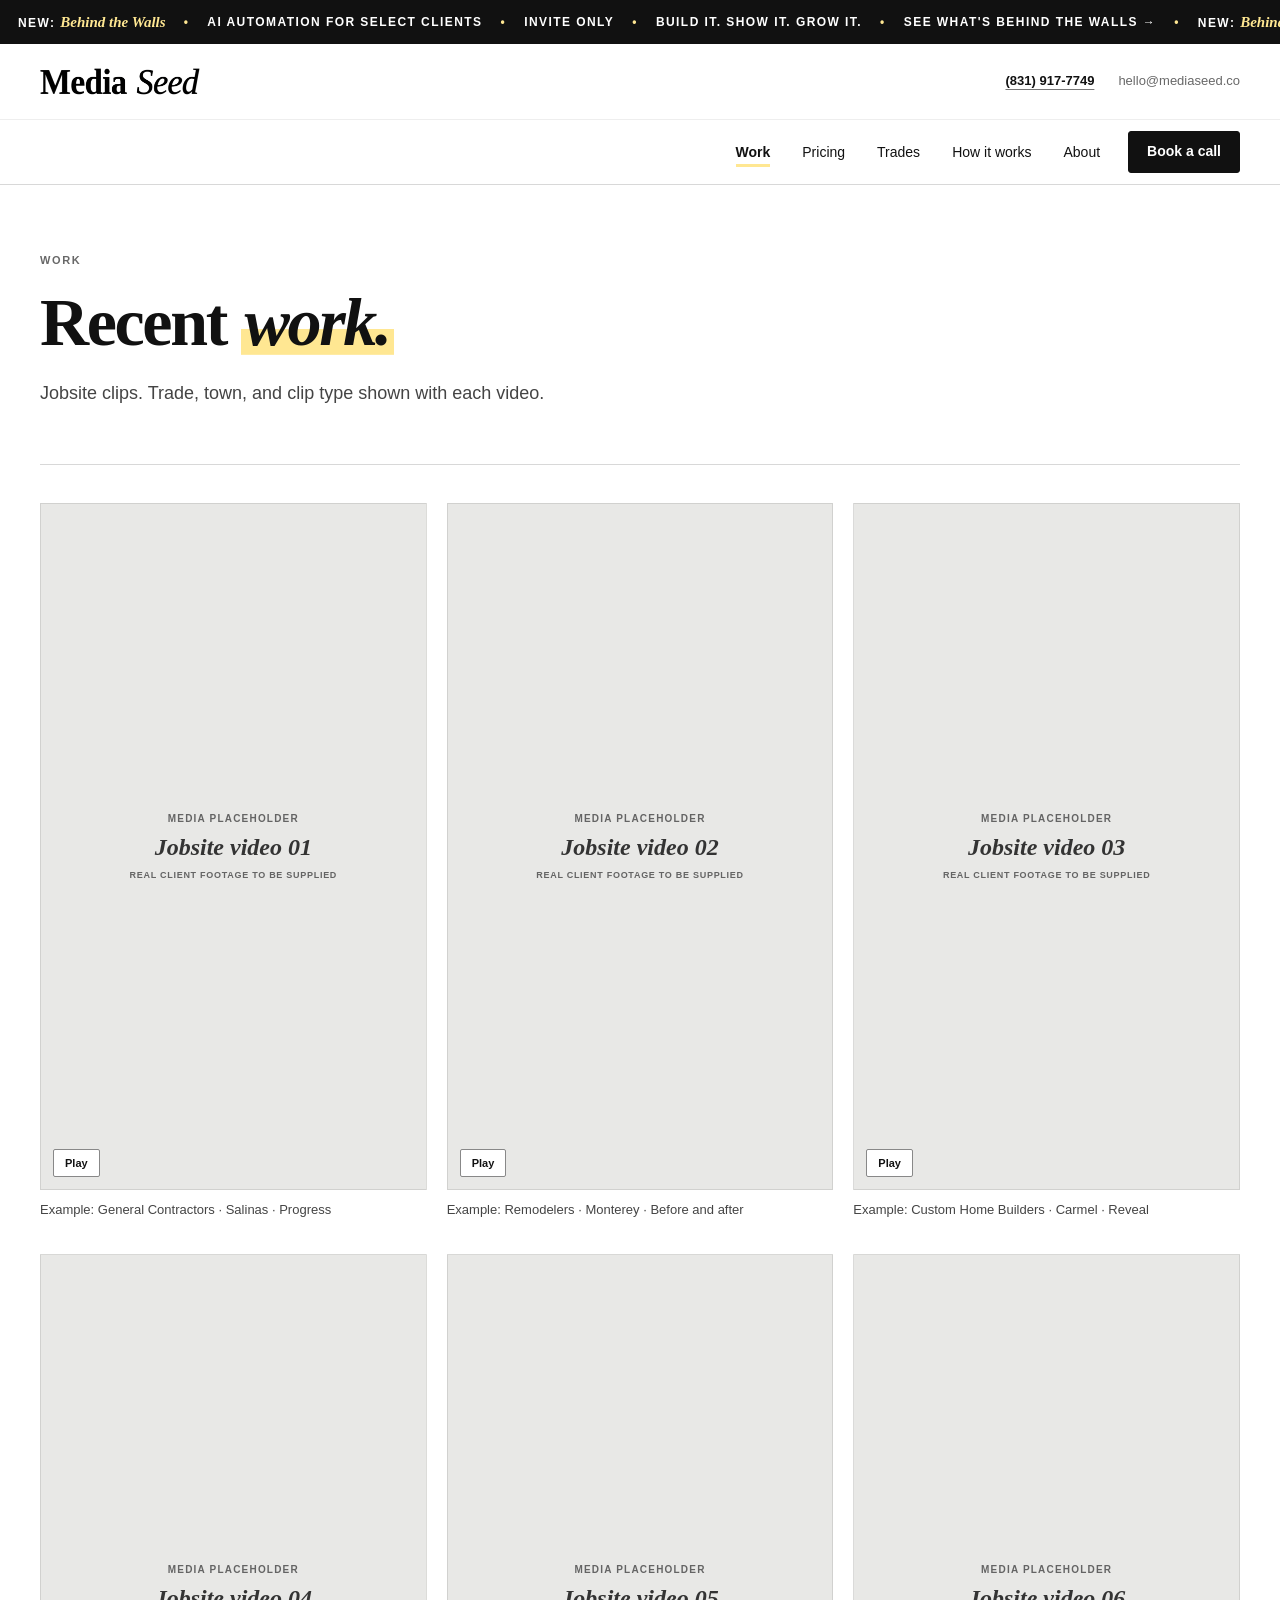
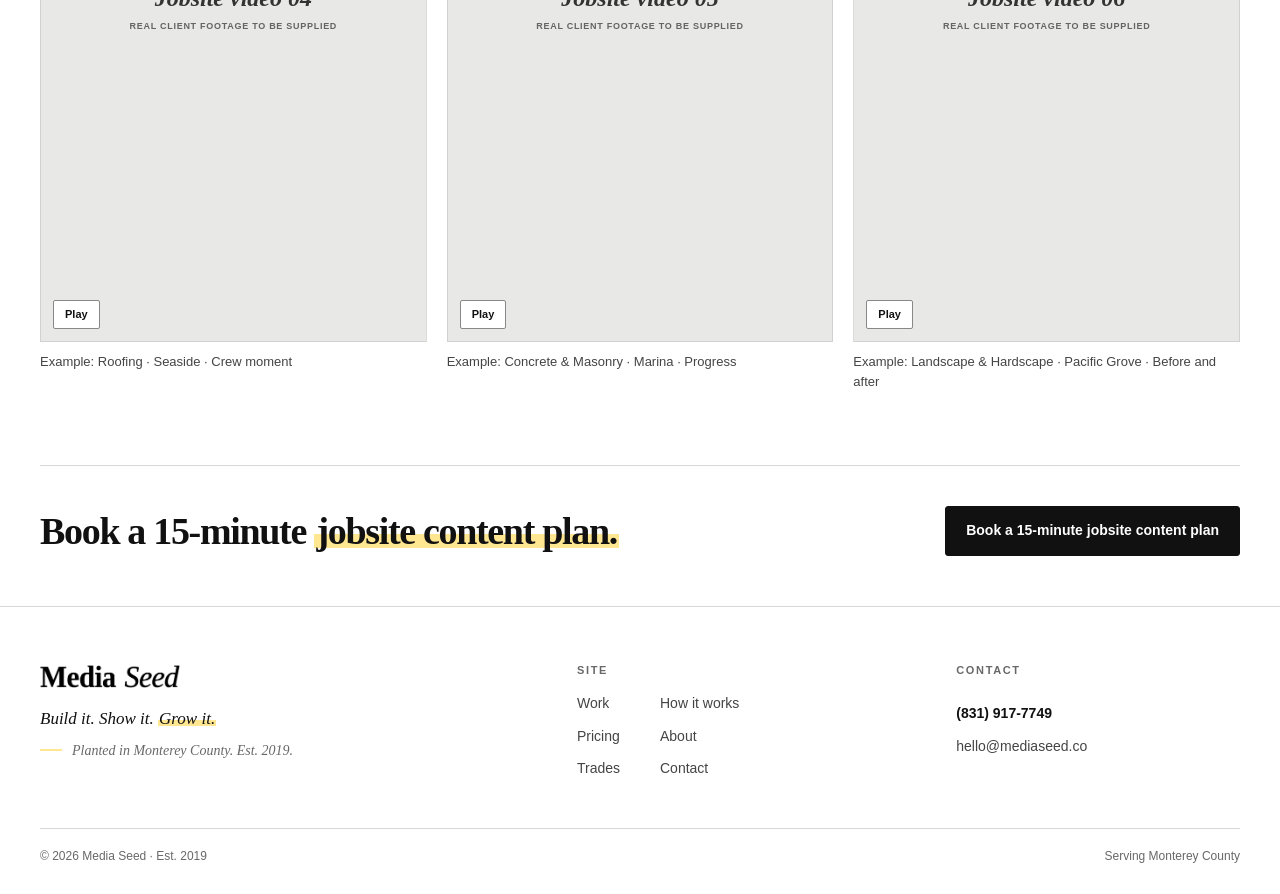
<file: work.html>
<!doctype html>
<html lang="en"><head><meta charset="utf-8"><meta name="viewport" content="width=device-width, initial-scale=1"><meta name="description" content="Recent jobsite video work for contractors in Monterey County."><title>Work | Jobsite Video | Media Seed</title><link rel="stylesheet" href="styles.css?v=20261127p"><script>try{var d=document.documentElement,r=matchMedia("(prefers-reduced-motion: reduce)").matches;if(sessionStorage.getItem("ms-intro")||r)d.classList.add("intro-seen");if(!r&&"IntersectionObserver"in window)d.classList.add("js-motion")}catch(e){document.documentElement.classList.add("intro-seen")}</script><link rel="icon" href="/favicon.ico" sizes="any"><link rel="icon" type="image/png" sizes="192x192" href="/favicon-192.png"><link rel="apple-touch-icon" href="/apple-touch-icon.png"><script src="script.js?v=20261127p" defer></script></head>
<body><div class="intro" aria-hidden="true"><div class="intro-top"><span>Est. 2019</span><span>Monterey County</span></div><div class="intro-stage"><span class="intro-line l1"><span>Build it.</span></span><span class="intro-line l2"><span>Show it.</span></span><span class="intro-line l4"><span>Grow it.</span></span><span class="intro-line l3"><img src="assets/mediaseed_wordmark.png" alt=""></span></div><div class="intro-foot"><span>Jobsite content for contractors</span><span class="intro-bar"><i></i></span></div></div>
  <header class="site-header"><a class="ticker" href="pricing.html#behind-the-walls" aria-label="New: Behind the Walls. AI automation for select clients. Invite only. See what's behind the walls."><div class="ticker-track" aria-hidden="true"><div class="ticker-group"><span>New: <strong>Behind the Walls</strong></span><span class="ticker-dot" aria-hidden="true">&bull;</span><span>AI automation for select clients</span><span class="ticker-dot" aria-hidden="true">&bull;</span><span>Invite only</span><span class="ticker-dot" aria-hidden="true">&bull;</span><span>Build it. Show it. Grow it.</span><span class="ticker-dot" aria-hidden="true">&bull;</span><span>See what's behind the walls &rarr;</span><span class="ticker-dot" aria-hidden="true">&bull;</span><span>New: <strong>Behind the Walls</strong></span><span class="ticker-dot" aria-hidden="true">&bull;</span><span>AI automation for select clients</span><span class="ticker-dot" aria-hidden="true">&bull;</span><span>Invite only</span><span class="ticker-dot" aria-hidden="true">&bull;</span><span>Build it. Show it. Grow it.</span><span class="ticker-dot" aria-hidden="true">&bull;</span><span>See what's behind the walls &rarr;</span><span class="ticker-dot" aria-hidden="true">&bull;</span></div><div class="ticker-group"><span>New: <strong>Behind the Walls</strong></span><span class="ticker-dot" aria-hidden="true">&bull;</span><span>AI automation for select clients</span><span class="ticker-dot" aria-hidden="true">&bull;</span><span>Invite only</span><span class="ticker-dot" aria-hidden="true">&bull;</span><span>Build it. Show it. Grow it.</span><span class="ticker-dot" aria-hidden="true">&bull;</span><span>See what's behind the walls &rarr;</span><span class="ticker-dot" aria-hidden="true">&bull;</span><span>New: <strong>Behind the Walls</strong></span><span class="ticker-dot" aria-hidden="true">&bull;</span><span>AI automation for select clients</span><span class="ticker-dot" aria-hidden="true">&bull;</span><span>Invite only</span><span class="ticker-dot" aria-hidden="true">&bull;</span><span>Build it. Show it. Grow it.</span><span class="ticker-dot" aria-hidden="true">&bull;</span><span>See what's behind the walls &rarr;</span><span class="ticker-dot" aria-hidden="true">&bull;</span></div></div></a><div class="utility-bar"><a class="wordmark" href="index.html" aria-label="Media Seed home"><img src="assets/mediaseed_wordmark.png" alt="Media Seed"></a><div class="header-contact"><a href="tel:+18319177749">(831) 917-7749</a><a href="mailto:hello@mediaseed.co">hello@mediaseed.co</a></div></div><nav class="main-nav" aria-label="Main navigation"><a class="mobile-wordmark" href="index.html" aria-label="Media Seed home"><img src="assets/mediaseed_wordmark.png" alt=""></a><button class="menu-toggle" type="button" aria-expanded="false" aria-controls="nav-links"><span class="menu-icon" aria-hidden="true"></span><span class="sr-only">Open menu</span></button><div class="nav-links" id="nav-links"><a href="work.html" aria-current="page">Work</a><a href="pricing.html">Pricing</a><a href="trades.html">Trades</a><a href="how-it-works.html">How it works</a><a href="about.html">About</a></div><a class="button button-primary nav-cta" href="contact.html">Book a call</a></nav></header>
  <main class="inner-main">
    <header class="page-hero section-wrap"><p class="eyebrow">Work</p><h1>Recent <em>work.</em></h1><p class="page-lede">Jobsite clips. Trade, town, and clip type shown with each video.</p></header>
    <section class="section-wrap page-section section-rule"><div class="work-grid">
      <article class="clip-card"><button class="clip-media media-frame" data-open-player type="button" aria-label="Open example placeholder, General Contractors, Salinas, progress"><span class="media-placeholder" aria-hidden="true"><span class="placeholder-kicker">Media placeholder</span><span class="placeholder-title">Jobsite video 01</span><span class="placeholder-note">Real client footage to be supplied</span></span><span class="open-player" aria-hidden="true">Play</span></button><p class="clip-caption"><span class="caption-example">Example:</span> General Contractors · Salinas · Progress</p></article>
      <article class="clip-card"><button class="clip-media media-frame" data-open-player type="button" aria-label="Open example placeholder, Remodelers, Monterey, before and after"><span class="media-placeholder" aria-hidden="true"><span class="placeholder-kicker">Media placeholder</span><span class="placeholder-title">Jobsite video 02</span><span class="placeholder-note">Real client footage to be supplied</span></span><span class="open-player" aria-hidden="true">Play</span></button><p class="clip-caption"><span class="caption-example">Example:</span> Remodelers · Monterey · Before and after</p></article>
      <article class="clip-card"><button class="clip-media media-frame" data-open-player type="button" aria-label="Open example placeholder, Custom Home Builders, Carmel, reveal"><span class="media-placeholder" aria-hidden="true"><span class="placeholder-kicker">Media placeholder</span><span class="placeholder-title">Jobsite video 03</span><span class="placeholder-note">Real client footage to be supplied</span></span><span class="open-player" aria-hidden="true">Play</span></button><p class="clip-caption"><span class="caption-example">Example:</span> Custom Home Builders · Carmel · Reveal</p></article>
      <article class="clip-card"><button class="clip-media media-frame" data-open-player type="button" aria-label="Open example placeholder, Roofing, Seaside, crew moment"><span class="media-placeholder" aria-hidden="true"><span class="placeholder-kicker">Media placeholder</span><span class="placeholder-title">Jobsite video 04</span><span class="placeholder-note">Real client footage to be supplied</span></span><span class="open-player" aria-hidden="true">Play</span></button><p class="clip-caption"><span class="caption-example">Example:</span> Roofing · Seaside · Crew moment</p></article>
      <article class="clip-card"><button class="clip-media media-frame" data-open-player type="button" aria-label="Open example placeholder, Concrete and Masonry, Marina, progress"><span class="media-placeholder" aria-hidden="true"><span class="placeholder-kicker">Media placeholder</span><span class="placeholder-title">Jobsite video 05</span><span class="placeholder-note">Real client footage to be supplied</span></span><span class="open-player" aria-hidden="true">Play</span></button><p class="clip-caption"><span class="caption-example">Example:</span> Concrete &amp; Masonry · Marina · Progress</p></article>
      <article class="clip-card"><button class="clip-media media-frame" data-open-player type="button" aria-label="Open example placeholder, Landscape and Hardscape, Pacific Grove, before and after"><span class="media-placeholder" aria-hidden="true"><span class="placeholder-kicker">Media placeholder</span><span class="placeholder-title">Jobsite video 06</span><span class="placeholder-note">Real client footage to be supplied</span></span><span class="open-player" aria-hidden="true">Play</span></button><p class="clip-caption"><span class="caption-example">Example:</span> Landscape &amp; Hardscape · Pacific Grove · Before and after</p></article>
    </div></section>
    <section class="section-wrap page-cta section-rule"><div><h2>Book a 15-minute <span class="mark">jobsite content plan.</span></h2></div><a class="button button-primary" href="contact.html">Book a 15-minute jobsite content plan</a></section>
  </main>
  <footer class="site-footer"><div class="footer-inner"><div class="footer-brand"><a class="wordmark footer-mark" href="index.html" aria-label="Media Seed home"><img src="assets/mediaseed_wordmark.png" alt="Media Seed"></a><p class="footer-slogan">Build it. Show it. <span class="mark is-in">Grow it.</span></p><p class="footer-est">Planted in Monterey County. Est. 2019.</p></div><nav class="footer-nav" aria-label="Footer navigation"><p class="eyebrow">Site</p><ul><li><a href="work.html">Work</a></li><li><a href="how-it-works.html">How it works</a></li><li><a href="pricing.html">Pricing</a></li><li><a href="about.html">About</a></li><li><a href="trades.html">Trades</a></li><li><a href="contact.html">Contact</a></li></ul></nav><div class="footer-contact"><p class="eyebrow">Contact</p><a class="footer-phone" href="tel:+18319177749">(831) 917-7749</a><a class="footer-email" href="mailto:hello@mediaseed.co">hello@mediaseed.co</a></div><div class="footer-base"><p>&copy; 2026 Media Seed · Est. 2019</p><p>Serving Monterey County</p></div></div></footer><div class="mobile-sticky-cta"><a class="button button-primary" href="contact.html">Book a 15-minute jobsite content plan</a><a class="call-shortcut" href="tel:+18319177749" aria-label="Call Media Seed">Call</a></div>
  <dialog class="player-dialog" aria-label="Video player placeholder"><button class="dialog-close" type="button" aria-label="Close player">×</button><div class="dialog-video"><div class="media-placeholder"><span class="placeholder-kicker">Media placeholder</span><span class="placeholder-title">Jobsite video</span><span class="placeholder-note">Full-screen player preview. Real client footage to be supplied.</span></div><div class="dialog-controls"><button type="button" class="dialog-play">Play</button><button type="button" class="dialog-sound">Sound on</button></div></div></dialog>
</body></html>
</file>
<file: styles.css>
:root{--section-y:88px;--section-y-sm:60px;--heading-gap:32px;--h2:clamp(34px,3.4vw,44px);--h2-lg:clamp(36px,4.2vw,52px);--ink:#111;--body:#444;--muted:#686868;--rule:#d8d8d8;--soft:#f3f3f1;--white:#fff;--serif:Georgia,'Times New Roman',serif;--sans:Arial,Helvetica,sans-serif;--max:1200px}
*{box-sizing:border-box}html{scroll-behavior:auto;scroll-padding-top:110px}body{margin:0;background:var(--white);color:var(--ink);font:17px/1.6 var(--sans),sans-serif;-webkit-font-smoothing:antialiased}a{color:inherit;text-decoration:none}button{font:inherit;color:inherit}.section-wrap{width:min(calc(100% - 48px),var(--max));margin-inline:auto}.site-header{position:sticky;top:0;z-index:20;background:rgba(255,255,255,.98);border-bottom:1px solid var(--rule)}.utility-bar{height:54px;padding:0 max(24px,calc((100vw - var(--max))/2));display:flex;align-items:center;justify-content:space-between;border-bottom:1px solid #eee}.wordmark img,.mobile-wordmark img{display:block;width:150px;height:44px;object-fit:contain;object-position:left center}.header-contact{display:flex;gap:24px;font-size:13px;color:var(--muted)}.header-contact a:hover,.direct-contact a:hover{color:var(--ink);text-decoration:underline}.main-nav{height:64px;padding:0 max(24px,calc((100vw - var(--max))/2));display:flex;align-items:center;justify-content:space-between;gap:28px}.mobile-wordmark,.menu-toggle{display:none}.nav-links{display:flex;align-items:center;gap:32px;margin-left:auto;font-size:14px}.nav-links a:first-child{font-weight:700}.nav-links a:hover,.text-link:hover{ text-decoration:underline;text-underline-offset:4px}.button{display:inline-flex;align-items:center;justify-content:center;min-height:50px;padding:12px 20px;border:1px solid var(--ink);border-radius:3px;text-align:center;font-size:14px;font-weight:600;line-height:1.25;color:var(--white)}.button-primary:hover{background:#333}.button-secondary{background:transparent;color:var(--ink)}.button-secondary:hover{background:var(--ink);color:var(--white)}.nav-cta{min-height:42px;padding:10px 18px}.hero{display:grid;grid-template-columns:1fr .72fr;align-items:center;gap:7.2%;padding-top:72px;padding-bottom:88px}.hero-copy{max-width:590px}.eyebrow{margin:0 0 18px;color:var(--muted);font-size:11px;line-height:1.4;font-weight:600;letter-spacing:.15em;text-transform:uppercase}.hero h1,h2{font-family:var(--serif);font-weight:700;letter-spacing:-.035em;line-height:1.08}.hero h1{max-width:620px;margin:0;font-size:clamp(48px,5.1vw,70px)}h1 em,h2 em{font-weight:600}.hero-subhead{margin:24px 0 30px;font-size:20px;color:var(--body)}.hero-actions{display:flex;flex-direction:column;align-items:flex-start;gap:17px}.text-link{font-size:14px;text-decoration:underline;text-decoration-color:#999;text-underline-offset:4px}.text-link span{margin-left:5px}.media-frame{position:relative;overflow:hidden;background:#e8e8e6;border:1px solid #d1d1cf}.hero-media{aspect-ratio:4/5;max-height:660px}.media-placeholder{position:absolute;inset:0;display:flex;flex-direction:column;align-items:center;justify-content:center;gap:7px;padding:20px;background:#e8e8e6;color:#333;text-align:center}.placeholder-kicker,.placeholder-note{font:600 10px/1.4 var(--sans);letter-spacing:.12em;text-transform:uppercase;color:#646464}.placeholder-title{font:italic 600 24px/1.2 var(--serif)}.placeholder-note{font-size:9px;letter-spacing:.08em}.media-control{position:absolute;z-index:2;bottom:12px;display:flex;align-items:center;gap:8px;padding:8px 10px;border:1px solid #888;border-radius:2px;background:#fff;color:#111;font:600 11px var(--sans);cursor:pointer}.play-toggle{left:12px}.sound-toggle{right:12px}.pause-mark{width:10px;height:11px;border-left:3px solid;border-right:3px solid}.play-toggle.is-paused .pause-mark{width:0;height:0;border-left:8px solid #111;border-right:0;border-top:6px solid transparent;border-bottom:6px solid transparent}.section-rule{border-top:1px solid var(--rule)}.section-heading{display:flex;align-items:end;justify-content:space-between;gap:28px;margin-bottom:var(--heading-gap)}.section-heading .eyebrow{margin-bottom:10px}.section-heading h2,.inside-section h2,.steps-section h2,.pricing-section h2,.work-section h2{margin:0;font-size:var(--h2)}.proof-card h2{margin:0;font-size:36px}.clip-strip{display:grid;grid-template-columns:repeat(4,1fr);gap:20px}.clip-media{display:block;width:100%;aspect-ratio:9/16;padding:0;border-radius:0;cursor:pointer;text-align:center}.clip-media .open-player{position:absolute;bottom:12px;left:12px;z-index:2;padding:6px 11px;border:1px solid #888;border-radius:2px;background:#fff;font-size:11px;font-weight:600;line-height:1.3}.clip-media:hover .open-player,.clip-media:focus-visible .open-player{background:var(--ink);border-color:var(--ink);color:var(--white)}.clip-caption{margin:10px 0 0;color:var(--body);font-size:13px}.why-section{display:grid;grid-template-columns:1.1fr 1fr;gap:10%;align-items:end}.why-section h2{margin:0;max-width:670px;font-size:var(--h2-lg)}.why-section>p{margin:0 0 3px;color:var(--body);font-size:18px}.proof-card{display:grid;grid-template-columns:1fr 1.25fr auto;align-items:center;gap:34px;padding:34px;background:var(--soft);border-radius:10px}.proof-card .eyebrow{margin-bottom:10px}.proof-card h2{font-size:36px}.price{margin:14px 0 0;font:600 34px/1.2 var(--sans);letter-spacing:-.04em}.price span{font-size:13px;font-weight:400;letter-spacing:0;color:var(--muted)}.deliverables{margin:0;padding:0;list-style:none;color:var(--body);font-size:15px}.deliverables li{padding:7px 0;border-bottom:1px solid var(--rule)}.deliverables li:last-child{border:0}.section-aside{margin:0 0 5px;color:var(--body);font-size:14px}.tier-grid{display:grid;grid-template-columns:repeat(3,1fr);gap:16px}.tier-card{position:relative;padding:24px;background:var(--soft);border-radius:9px;min-height:260px}.tier-tag{display:inline-block;margin:0 0 12px;padding:3px 7px;border:1px solid #777;color:#555;font:600 9px/1.3 var(--sans);letter-spacing:.09em;text-transform:uppercase}.tier-label{margin:0;color:#222;font:600 18px/1.3 var(--serif)}.tier-card .price{margin:12px 0;font-size:31px}.tier-pitch{margin:0 0 16px;color:var(--body);font-size:14px}.tier-card details{border-top:1px solid var(--rule);font-size:13px}.tier-card summary{padding-top:12px;cursor:pointer;font-weight:600}.tier-card ul{padding-left:18px;color:var(--body)}.pricing-actions{display:flex;align-items:center;gap:23px;margin-top:28px}.inside-grid{display:grid;grid-template-columns:repeat(3,1fr);border-top:1px solid var(--rule)}.trades-section{display:grid;grid-template-columns:.8fr 1.2fr;gap:8%;align-items:start}.trades-copy h2{margin:0 0 20px;font-size:var(--h2)}.trades-copy>p:last-child{margin:0;color:var(--body);font-size:14px}.trade-pills{display:flex;flex-wrap:wrap;gap:10px}.trade-pills a,.trade-pills span{padding:8px 12px;border:1px solid #888;border-radius:999px;font-size:12px;line-height:1.25}.trade-pills a:hover{background:var(--ink);color:var(--white)}.trade-pills span{color:#686868;border-style:dashed}.steps-list{display:grid;grid-template-columns:repeat(4,1fr);gap:24px;margin:8px 0 0;padding:0;list-style:none}.steps-list li{position:relative;padding:0 22px 0 0}.steps-list li:not(:last-child):after{content:"";position:absolute;top:22px;left:50px;right:18px;border-top:1px solid var(--rule)}.steps-list span{font:italic 600 34px/1 var(--serif)}.steps-list p{max-width:220px;margin:17px 0 0;font-size:15px}.experience-row{display:grid;grid-template-columns:1fr 1fr 1.1fr;gap:20px;padding:16px 0;border-top:1px solid var(--rule);border-bottom:1px solid var(--rule);font-size:14px}.experience-row p{margin:0}.experience-row span{display:block;color:var(--muted);font-size:13px}.final-cta{display:grid;grid-template-columns:1.2fr .8fr;gap:8%;align-items:center;margin-top:var(--section-y);padding:36px;border:1px solid var(--ink);border-radius:4px}.final-cta h2{max-width:570px;margin:0;font-size:var(--h2-lg)}.final-cta p:not(.eyebrow){margin:16px 0 0;color:var(--body);font-size:15px}.final-actions{display:flex;flex-direction:column;align-items:flex-start;gap:17px}.direct-contact{display:flex;gap:18px;color:var(--muted);font-size:13px}.mobile-sticky-cta{display:none}.player-dialog{width:min(92vw,520px);max-width:none;padding:16px;border:1px solid #bbb;border-radius:5px}.player-dialog::backdrop{background:rgba(17,17,17,.72)}.dialog-close{position:absolute;top:16px;right:16px;z-index:3;width:36px;height:36px;border:1px solid #777;background:#fff;font-size:24px;line-height:1;cursor:pointer}.dialog-video{position:relative;aspect-ratio:9/16;background:#e8e8e6}.dialog-video .media-placeholder{inset:0}.dialog-controls{position:absolute;z-index:2;inset:auto 12px 12px;display:flex;justify-content:space-between}.dialog-controls button{padding:8px 12px;border:1px solid #888;background:#fff;font-size:12px;cursor:pointer}.sr-only{position:absolute;width:1px;height:1px;padding:0;margin:-1px;overflow:hidden;clip:rect(0,0,0,0);white-space:nowrap;border:0}
@media(max-width:760px){html{scroll-padding-top:76px}.section-wrap{width:min(calc(100% - 36px),var(--max))}.utility-bar{display:none}.main-nav{height:64px;padding-inline:18px;justify-content:space-between;gap:12px}.mobile-wordmark{display:block;margin-right:auto}.mobile-wordmark img{width:128px;height:44px}.menu-toggle{display:flex;width:42px;height:42px;align-items:center;justify-content:center;border:0;background:none;cursor:pointer}.menu-icon,.menu-icon:before,.menu-icon:after{display:block;width:21px;height:1px;background:var(--ink);position:relative}.menu-icon:before,.menu-icon:after{content:"";position:absolute;left:0}.menu-icon:before{top:-7px}.menu-icon:after{top:7px}.nav-cta{min-height:40px;padding:9px 13px;font-size:12px}.nav-links{display:none;position:absolute;top:63px;left:0;right:0;padding:22px 18px 28px;background:#fff;border-bottom:1px solid var(--rule);flex-direction:column;align-items:flex-start;gap:18px;font-size:18px}.main-nav.menu-open .nav-links{display:flex}.hero{grid-template-columns:1fr;gap:30px;padding-top:42px;padding-bottom:52px}.hero h1{max-width:560px;font-size:clamp(40px,10vw,50px)}.hero-subhead{margin:17px 0 22px;font-size:18px}.hero-actions{gap:16px}.hero-actions .button{width:100%}.hero-media{width:100%;aspect-ratio:4/5;max-height:none}.section-heading h2,.inside-section h2,.steps-section h2,.pricing-section h2,.work-section h2{font-size:32px}.proof-card h2{font-size:32px}.section-heading{align-items:end;margin-bottom:24px}.clip-strip{display:flex;gap:12px;overflow-x:auto;margin-right:-18px;padding-right:18px;padding-bottom:3px;scroll-snap-type:x mandatory;scrollbar-width:thin}.clip-card{flex:0 0 72%;scroll-snap-align:start}.clip-caption{font-size:12px}.why-section{grid-template-columns:1fr;gap:16px}.why-section h2{font-size:36px}.why-section>p{font-size:16px}.proof-card{grid-template-columns:1fr;gap:20px;padding:24px 20px}.proof-card .button{width:100%}.section-heading{flex-wrap:wrap}.section-aside{width:100%;margin-top:2px}.tier-grid{grid-template-columns:1fr;gap:12px}.tier-card{min-height:0;padding:21px}.tier-card .price{font-size:30px}.pricing-actions{align-items:flex-start;flex-direction:column;gap:18px}.pricing-actions .button{width:100%}.inside-grid{grid-template-columns:1fr}.trades-section{grid-template-columns:1fr;gap:22px}.trades-copy h2{font-size:32px}.trade-pills{gap:8px}.trade-pills a,.trade-pills span{font-size:11px;padding:8px 10px}.steps-list{grid-template-columns:1fr;gap:0;margin-top:4px;padding-left:4px}.steps-list li{display:grid;grid-template-columns:50px 1fr;align-items:start;padding:0 0 23px}.steps-list li:not(:last-child):after{top:34px;bottom:3px;left:17px;right:auto;height:auto;border-top:0;border-left:1px solid var(--rule)}.steps-list span{font-size:28px}.steps-list p{max-width:none;margin:2px 0 0}.experience-row{grid-template-columns:1fr;gap:12px;padding:14px 0;font-size:13px}.final-cta{grid-template-columns:1fr;gap:24px;margin-top:48px;padding:24px 18px}.final-cta h2{font-size:36px}.final-actions{width:100%}.final-actions .button{width:100%}.direct-contact{flex-wrap:wrap}.mobile-sticky-cta{position:fixed;display:none;z-index:19;bottom:0;left:0;right:0;gap:8px;padding:10px 12px calc(10px + env(safe-area-inset-bottom));background:#fff;border-top:1px solid var(--rule)}.mobile-sticky-cta .button{flex:1;min-height:46px;padding:9px 10px;font-size:12px}.mobile-sticky-cta.is-visible{display:flex}.call-shortcut{display:flex;align-items:center;justify-content:center;width:52px;border:1px solid var(--ink);font-size:12px;font-weight:600}.player-dialog{width:min(100vw,520px);height:100dvh;padding:12px;border:0;border-radius:0}.dialog-video{height:min(calc(100dvh - 24px),calc((100vw - 24px)*16/9));width:min(calc(100vw - 24px),calc((100dvh - 24px)*9/16));aspect-ratio:9/16;margin:auto}.dialog-close{top:18px;right:18px}}
@media(prefers-reduced-motion:reduce){*,*::before,*::after{scroll-behavior:auto!important;transition:none!important}}

/* Inner pages extend the homepage system. */
.nav-links a[aria-current="page"]{text-decoration:underline;text-underline-offset:5px;font-weight:700}
.button-primary{background:var(--ink);color:var(--white)}
.page-hero{padding-top:68px;padding-bottom:56px}
.page-hero h1{max-width:850px;margin:0;font-size:clamp(46px,6vw,68px);font-family:var(--serif);font-weight:700;letter-spacing:-.035em;line-height:1.08}
.page-lede{max-width:650px;margin:20px 0 0;color:var(--body);font-size:18px;line-height:1.55}
.page-section{padding-top:44px;padding-bottom:72px}
.page-section.section-rule{padding-top:38px}
.proof-detail{grid-template-columns:1fr 1.25fr auto}
.tier-detail-grid .tier-card{min-height:310px}
.tier-inclusions{margin:20px 0 0;padding:14px 0 0 18px;border-top:1px solid var(--rule);color:var(--body);font-size:14px}
.tier-inclusions li{padding:4px 0}
.tier-summary{margin:14px 0 0;padding-top:12px;border-top:1px solid var(--rule);color:var(--body);font-size:13px}
.term-note{margin:14px 0 0;padding-top:10px;border-top:1px solid var(--rule);color:var(--muted);font-size:12px}
.work-grid{display:grid;grid-template-columns:repeat(3,minmax(0,1fr));gap:30px 20px}
.work-grid .clip-card{min-width:0;flex:initial}
.work-grid .clip-media{width:100%;aspect-ratio:9/16}
.work-grid .clip-caption{min-height:24px}
.trade-directory{display:grid;grid-template-columns:repeat(3,minmax(0,1fr));column-gap:26px}
.trade-directory article{min-height:142px;padding:20px 0;border-top:1px solid var(--rule);scroll-margin-top:135px}
.trade-directory h3{margin:0;font:600 21px/1.25 var(--serif)}
.trade-directory p{margin:10px 0 0;color:var(--muted);font-size:13px}
.town-list{margin:0;color:var(--body);font-size:19px}
.process-list{margin:0;padding:0;list-style:none}
.process-list li{display:grid;grid-template-columns:90px 1fr;gap:25px;padding:28px 0;border-top:1px solid var(--rule)}
.process-list li:last-child{border-bottom:1px solid var(--rule)}
.process-number{font:italic 600 42px/1 var(--serif);color:#555}
.process-list h2{margin:0;font-size:32px}
.process-list p{max-width:650px;margin:12px 0 0;color:var(--body);font-size:16px}
.about-facts{display:grid;grid-template-columns:repeat(4,1fr);gap:22px}
.about-facts article{padding:18px 15px 10px 0;border-top:1px solid var(--rule)}
.about-facts .eyebrow{margin-bottom:12px}
.about-facts h2{margin:0;font-size:24px}
.about-facts p:last-child{margin:8px 0 0;color:var(--body);font-size:14px}
.experience-detail{margin-top:8px}
.page-cta{padding-top:40px;padding-bottom:50px;display:flex;align-items:center;justify-content:space-between;gap:30px}
.page-cta .eyebrow{margin-bottom:10px}
.page-cta h2{margin:0;font-size:38px}
.contact-layout{display:grid;grid-template-columns:minmax(0,1.3fr) minmax(220px,.7fr);gap:10%;align-items:start}
.contact-form{display:grid;gap:18px;max-width:680px}
.contact-form label{display:grid;gap:7px;font-size:13px;font-weight:600}
.contact-form input,.contact-form select,.contact-form textarea{width:100%;min-height:48px;padding:11px 12px;border:1px solid #888;border-radius:2px;background:#fff;color:var(--ink);font:16px/1.4 var(--sans)}
.contact-form textarea{min-height:130px;resize:vertical}
.contact-form input:focus,.contact-form select:focus,.contact-form textarea:focus{outline:2px solid var(--ink);outline-offset:2px}
.contact-form .button{justify-self:start;cursor:pointer}
.contact-direct{padding:20px 0;border-top:1px solid var(--rule);font-size:15px}
.contact-direct p{margin:0 0 13px}
.contact-direct .eyebrow{margin:0 0 16px}
.contact-direct a{text-decoration:underline;text-underline-offset:3px}
.proof-reassurance{margin:10px 0 0;color:var(--body);font-size:13px;line-height:1.45}
.inside-section .inside-item{min-height:118px;padding:18px;border-bottom:1px solid var(--rule)}
.inside-section .inside-item:nth-child(3n+1),.inside-section .inside-item:nth-child(3n+2){border-right:1px solid var(--rule)}
.inside-item-heading{display:flex;align-items:center;gap:12px}
.homepage .inside-item-heading h3{margin:0;font:600 18px/1.25 var(--serif)}
.homepage .inside-item-heading .inside-number{font:italic 600 23px/1 var(--serif);color:#555}
.homepage .inside-item-heading .tier-tag{margin:0 0 0 auto;padding:3px 6px;border:1px solid #777;border-radius:0;color:#555;font:600 8px/1.3 var(--sans);letter-spacing:.07em;text-transform:uppercase;white-space:nowrap}
.homepage .inside-item>p{margin:10px 0 0;color:var(--body);font-size:13px;line-height:1.45}
@media(max-width:760px){
  .main-nav.menu-open .nav-links{position:fixed;inset:64px 0 0;z-index:22;overflow:auto;padding:28px 24px;background:#fff;border-bottom:0;gap:22px;font:600 28px/1.2 var(--serif)}
  .page-hero{padding-top:42px;padding-bottom:38px}
  .page-hero h1{font-size:clamp(40px,10vw,50px)}
  .page-lede{margin-top:15px;font-size:16px}
  .page-section,.page-section.section-rule{padding-top:28px;padding-bottom:52px}
  .proof-detail{grid-template-columns:1fr;gap:20px;padding:24px 20px}
  .proof-detail .button{width:100%}
  .tier-detail-grid .tier-card{min-height:0}
  .work-grid{grid-template-columns:repeat(2,minmax(0,1fr));gap:22px 12px}
  .work-grid .clip-caption{font-size:11px}
  .trade-directory{grid-template-columns:1fr 1fr;column-gap:18px}
  .trade-directory article{min-height:125px;padding:16px 0;scroll-margin-top:76px}
  .trade-directory h3{font-size:18px}
  .town-list{font-size:16px;line-height:1.8}
  .process-list li{grid-template-columns:50px 1fr;gap:10px;padding:21px 0}
  .process-number{font-size:30px}
  .process-list h2{font-size:23px}
  .process-list p{margin-top:8px;font-size:14px}
  .about-facts{grid-template-columns:1fr 1fr;gap:14px}
  .about-facts h2{font-size:21px}
  .experience-detail{grid-template-columns:1fr}
  .page-cta{align-items:stretch;flex-direction:column;padding-top:30px;padding-bottom:38px}
  .page-cta h2{font-size:32px}
  .page-cta .button{width:100%}
  .contact-layout{grid-template-columns:1fr;gap:36px}
  .contact-form .button{width:100%}
  .inside-section .inside-item{min-height:0;padding:16px 5px}
  .inside-section .inside-item:nth-child(n){border-right:0}
  .homepage .inside-item-heading h3{font-size:17px}
  .homepage .inside-item>p{margin-left:35px}
}

/* Focused inner-page refinements: open spacing and homepage-matched detail. */
.experience-row strong{display:block;margin:0 0 5px;font:600 15px/1.3 var(--serif);color:var(--ink)}
.experience-row p:last-child{max-width:420px}
.plan-card{display:flex;flex-direction:column;gap:0;padding:28px 26px}
.plan-card .tier-label{font-size:21px}
.plan-card .price{margin:15px 0 9px;font-size:34px}
.plan-card .tier-pitch{margin:0 0 16px;font-size:15px}
.plan-card .plan-for{margin:0 0 16px}
.plan-card .plan-focus{margin:0 0 16px}
.plan-card .tier-summary{margin:0 0 18px;padding:14px 0 14px 19px;border-top:1px solid var(--rule);border-bottom:1px solid var(--rule);font-size:13px;line-height:1.5}
.plan-card .tier-summary li{padding:4px 0}
.plan-details{margin-top:auto;padding-top:13px;border-top:1px solid var(--rule);font-size:13px}
.plan-details summary{padding:0;cursor:pointer;font-weight:600;text-underline-offset:3px}
.plan-details[open] summary{margin-bottom:8px}
.plan-card .tier-inclusions{margin:0;padding:0 0 0 18px;border:0;font-size:13px}
.category-leader-card{border:1px solid var(--ink);padding:27px 25px}
.category-leader-card .tier-label{font-size:22px}
.category-leader-card .price{font-size:37px}
.pricing-components .inside-item-heading h3{margin:0;font:600 18px/1.25 var(--serif)}
.pricing-components .inside-item-heading .inside-number{font:italic 600 23px/1 var(--serif);color:#555}
.pricing-components .inside-item-heading .tier-tag{margin:0 0 0 auto;padding:3px 6px;border:1px solid #777;border-radius:0;color:#555;font:600 8px/1.3 var(--sans);letter-spacing:.07em;text-transform:uppercase;white-space:nowrap}
.pricing-components .inside-item>p{margin:10px 0 0;color:var(--body);font-size:13px;line-height:1.45}
.trade-proof-grid{display:grid;grid-template-columns:repeat(3,minmax(0,1fr));gap:20px}
.trade-proof-card .clip-media{width:100%;aspect-ratio:9/16}
.trade-proof-card .clip-caption{margin:12px 0 0}
.trade-proof-card>p{margin:12px 0 0;color:var(--body);font-size:13px;line-height:1.45}
.trade-proof-card>p strong,.trade-proof-card>p span{display:block}
.trade-proof-card>p strong{font-size:12px;color:var(--ink)}
.trade-proof-card>p span{margin-top:4px;color:var(--muted)}
.trade-directory article{min-height:176px;padding:21px 0}
.trade-directory p{max-width:350px;font-size:13px;line-height:1.55}
.market-note{margin:8px 0 0;color:var(--body);font-size:17px;line-height:1.8}
.market-note strong{color:var(--ink);font-weight:600}
.process-footnote{margin:20px 0 0 115px;padding:14px 0 0;border-top:1px solid var(--rule);color:var(--muted);font-size:13px}
@media(max-width:760px){
  .experience-row strong{font-size:14px}
  .plan-card{padding:23px 20px}
  .category-leader-card{padding:22px 19px}
  .category-leader-card .tier-label{font-size:21px}
  .category-leader-card .price{font-size:34px}
  .pricing-components .inside-item-heading h3{font-size:17px}
  .trade-proof-grid{grid-template-columns:1fr 1fr;gap:18px 12px}
  .trade-proof-card .clip-media{max-height:none}
  .trade-proof-card:last-child{grid-column:1/-1;width:calc(50% - 6px)}
  .trade-directory article{min-height:150px;padding:16px 0}
  .market-note{font-size:15px;line-height:1.8}
  .process-footnote{margin-left:60px;font-size:12px}
}

/* Homepage masthead sizing. */
.homepage .caption-example{margin-right:3px;color:var(--muted);font-size:10px;font-weight:600;letter-spacing:.08em;text-transform:uppercase}

/* Homepage offer and step detail. */
.homepage .pricing-section .tier-card{min-height:0;display:flex;flex-direction:column}.homepage .pricing-section .tier-card details{margin-top:auto}
.homepage .tier-default{margin:16px 0 20px;padding:12px 0 0 18px;border-top:1px solid var(--rule);color:var(--body);font-size:13px;line-height:1.45}
.homepage .tier-default li{padding:4px 0}
.homepage .tier-card details{padding-bottom:1px}
.homepage .tier-card details ul{margin:8px 0 14px}
.homepage .steps-list h3{max-width:230px;margin:15px 0 0;font:600 17px/1.25 var(--serif)}
.homepage .steps-list p{margin-top:8px}
@media(max-width:760px){
  .homepage .steps-list h3{margin:2px 0 0;font-size:16px}
  .homepage .steps-list p{margin-top:6px}
}

/* Inner-page detail and utility contact hierarchy. */
.header-contact a[href^="tel:"]{color:var(--ink);font-weight:700;text-decoration:underline;text-decoration-color:#777;text-decoration-thickness:1px;text-underline-offset:4px}
.header-contact a[href^="tel:"]:hover{color:var(--ink);text-decoration-thickness:2px;text-decoration-color:var(--ink)}
.header-contact a[href^="mailto:"]{color:var(--muted);text-decoration:none}
.header-contact a[href^="mailto:"]:hover{text-decoration:underline;text-underline-offset:3px}
.header-contact a:focus-visible{outline:2px solid var(--ink);outline-offset:4px;border-radius:1px}
.plan-card{display:flex;flex-direction:column}
.plan-for{margin:0 0 14px;color:var(--body);font-size:13px;line-height:1.45}
.plan-focus{margin:0 0 14px;padding:11px 0;border-top:1px solid var(--rule);border-bottom:1px solid var(--rule);font-size:11px;line-height:1.5;font-weight:700;letter-spacing:.05em;text-transform:uppercase}
.plan-card .tier-inclusions{margin:auto 0 0;padding:14px 0 0 18px;border-top:1px solid var(--rule);color:var(--body);font-size:13px;line-height:1.5}
.plan-card .tier-inclusions li{padding:4px 0}
.about-local{margin-top:30px;padding-top:18px;border-top:1px solid var(--rule)}
.about-local .eyebrow{margin-bottom:8px}
.about-copy{max-width:720px;margin:0 0 24px;color:var(--body);font-size:17px}
.form-note{margin:-6px 0 0;color:var(--muted);font-size:12px;line-height:1.45}
.contact-proof-link{margin-top:8px}
@media(max-width:760px){
  html{scroll-padding-top:112px}
  .utility-bar{display:flex;height:auto;min-height:34px;padding:4px 18px;justify-content:flex-end}
  .utility-bar>.wordmark{display:none}
  .header-contact{gap:14px;font-size:11px}
  .main-nav.menu-open .nav-links{inset:98px 0 0}
    .plan-focus{margin-bottom:12px}
  .about-copy{font-size:15px}
  .contact-proof-link{width:100%}
}

/* Keep the expandable pricing lists quiet and aligned under their label. */
.plan-card .tier-inclusions{margin:0;padding:0 0 0 18px;border:0;color:var(--body);font-size:13px;line-height:1.5}
.plan-card .tier-inclusions li{padding:4px 0}

/* Shared masthead and two-column footer across every page. */
.utility-bar{height:76px}
.wordmark img{width:160px;height:auto;object-fit:contain;object-position:left center}
.about-nearby{margin:6px 0 0;color:var(--muted);font-size:14px}
@media(max-width:760px){
  .utility-bar{height:auto;min-height:34px}
  .main-nav{height:74px}
  .mobile-wordmark img{width:128px;height:auto}
  .main-nav.menu-open .nav-links{inset:108px 0 0}
}

/* Introduce the shared production-background section on home and About. */
.page-section.background-section{padding-top:58px;padding-bottom:64px}
.background-intro{max-width:820px;margin:0 0 var(--heading-gap)}
.background-intro .eyebrow{margin-bottom:11px}
.background-intro h2{max-width:760px;margin:0;font:700 var(--h2)/1.08 var(--serif);letter-spacing:-.035em}
.background-intro>p:last-child{max-width:650px;margin:14px 0 0;color:var(--body);font-size:15px;line-height:1.55}
.background-section .experience-row{grid-template-columns:repeat(3,minmax(0,1fr));gap:0;padding:23px 0}
.background-section .experience-row>p{min-height:92px;padding:0 25px 0 0}
.background-section .experience-row>p:not(:first-child){padding-left:25px;border-left:1px solid var(--rule)}
.background-section .experience-row strong{margin-bottom:8px;font-size:16px}
.background-section .experience-row span{font-size:14px;line-height:1.6}
@media(max-width:760px){
  .page-section.background-section{padding-top:40px;padding-bottom:52px}
  .background-intro{margin-bottom:22px}
  .background-intro h2{font-size:32px}
  .background-intro>p:last-child{margin-top:11px;font-size:14px}
  .background-section .experience-row{grid-template-columns:1fr;gap:0;padding:16px 0}
  .background-section .experience-row>p{min-height:0;padding:12px 0}
  .background-section .experience-row>p:first-child{padding-top:0}
  .background-section .experience-row>p:not(:first-child){padding-left:0;border-left:0;border-top:1px solid var(--rule)}
  .background-section .experience-row strong{font-size:15px}
  .background-section .experience-row span{font-size:13px}
}

/* Shared footer: brand, site links, contact, then a quiet base line. */
.site-footer{padding:56px 0 28px;border-top:1px solid var(--rule);color:var(--body);font-size:14px}
.site-footer .footer-inner{width:min(calc(100% - 48px),var(--max));margin:0 auto;display:grid;grid-template-columns:minmax(0,1.5fr) minmax(0,1fr) minmax(0,.9fr);column-gap:clamp(28px,5vw,72px);align-items:start}
.site-footer .eyebrow{margin:0 0 14px;line-height:1.4}
.site-footer .footer-brand{padding-top:2px}
.site-footer .footer-mark{display:inline-block;line-height:0}
.site-footer .footer-mark img{display:block;width:140px;height:auto;object-fit:contain;object-position:left center}
.site-footer .footer-slogan{margin:12px 0 0;font:italic 400 17px/1.4 var(--serif);color:var(--ink)}
.site-footer .footer-nav ul{display:grid;grid-template-columns:repeat(2,max-content);gap:10px 40px;margin:0;padding:0;list-style:none}
.site-footer .footer-contact{display:flex;flex-direction:column;align-items:flex-start;gap:10px}
.site-footer .footer-phone{color:var(--ink);font-weight:700}
.site-footer .footer-email{color:var(--body)}
.site-footer .footer-base{grid-column:1/-1;display:flex;justify-content:space-between;gap:8px 24px;flex-wrap:wrap;margin-top:48px;padding-top:18px;border-top:1px solid var(--rule);color:var(--muted);font-size:12px}
.site-footer .footer-base p{margin:0}
.site-footer a:hover{text-decoration:underline;text-underline-offset:4px}
.site-footer a:focus-visible{outline:2px solid var(--ink);outline-offset:4px}

/* Section rhythm: one vertical spacing scale for every homepage section. */
.homepage main>.section-rule{padding-top:var(--section-y);padding-bottom:var(--section-y)}
.homepage main>.proof-section{padding-bottom:calc(var(--section-y) * .75)}
.homepage main>.about-section{padding-bottom:calc(var(--section-y) * 1.1)}
@media(max-width:760px){
  .homepage main>.section-rule{padding-top:var(--section-y-sm);padding-bottom:var(--section-y-sm)}
  .homepage main>.proof-section{padding-bottom:calc(var(--section-y-sm) * .8)}
  .final-cta{margin-top:var(--section-y-sm)}
  .site-footer{padding:40px 0 104px}
  .site-footer .footer-inner{width:min(calc(100% - 36px),var(--max));grid-template-columns:1fr 1fr;row-gap:32px}
  .site-footer .footer-brand{grid-column:1/-1}
  .site-footer .footer-mark img{width:124px}
  .site-footer .footer-nav ul{grid-template-columns:1fr;gap:9px}
  .site-footer .footer-base{margin-top:4px}
}

/* Behind the Walls (invite only) */
.invite-card{display:grid;grid-template-columns:1fr 1fr;gap:56px;padding:44px;background:var(--ink);color:var(--white);border-radius:10px}
.invite-card .eyebrow{margin-bottom:10px;color:#b5b5b5}
.invite-card h2{margin:0;font-size:var(--h2);color:var(--white)}
.invite-lede{margin:18px 0 0;font:italic 600 21px/1.35 var(--serif);color:var(--white)}
.invite-copy>p:last-child{margin:16px 0 0;color:#cfcfcf;font-size:15px}
.invite-list{margin:0;padding:0;list-style:none}
.invite-list li{padding:14px 0;border-bottom:1px solid #3a3a3a}
.invite-list li:first-child{padding-top:0}
.invite-list strong{display:block;font-size:15px}
.invite-list span{display:block;margin-top:3px;color:#b5b5b5;font-size:14px}
.invite-note{margin:20px 0 0;color:#e6e6e6;font-size:14px;font-style:italic}
@media(min-width:761px){.background-section .experience-row-four{grid-template-columns:repeat(4,minmax(0,1fr))}.background-section .experience-row-four>p:last-child{max-width:none}}
@media(max-width:760px){.invite-card{grid-template-columns:1fr;gap:24px;padding:26px 20px}.invite-card h2{font-size:32px}.invite-lede{font-size:19px}}
.invite-start{margin:18px 0 0;padding-top:16px;border-top:1px solid #3a3a3a;color:#cfcfcf;font-size:14px}
.invite-start strong{color:var(--white)}

/* Announcement ticker (sticky, top of every page) */
.ticker{display:block;height:44px;overflow:hidden;background:var(--ink);color:var(--white);font:600 12px/44px var(--sans);letter-spacing:.12em;text-transform:uppercase;white-space:nowrap}
.ticker strong{font:italic 700 15px/44px var(--serif);letter-spacing:0;text-transform:none}
.ticker-track{display:flex;width:max-content;animation:ticker-scroll 40s linear infinite}
.ticker-group{display:flex;flex-shrink:0}
.ticker-group span{padding:0 18px}
.ticker-dot{color:#777;padding:0!important}
.ticker:hover .ticker-track,.ticker:focus-visible .ticker-track{animation-play-state:paused}
.ticker:focus-visible{outline:2px solid var(--white);outline-offset:-4px}
@keyframes ticker-scroll{from{transform:translateX(0)}to{transform:translateX(-50%)}}
@media(prefers-reduced-motion:reduce){.ticker-track{animation:none}}
html{scroll-padding-top:156px}
@media(max-width:760px){html{scroll-padding-top:120px}.ticker{height:40px;line-height:40px;font-size:11px}.ticker strong{line-height:40px;font-size:14px}.main-nav.menu-open .nav-links{inset:148px 0 0}}

/* Step 05: Behind the Walls (invite only) */
.invite-tag{display:inline-block;margin:0 0 10px;padding:3px 8px;background:var(--ink);color:var(--white);font:600 10px/1.4 var(--sans);letter-spacing:.12em;text-transform:uppercase}
.process-invite{background:var(--soft)}
.process-invite .process-number{color:var(--ink)}
.process-invite .text-link{display:inline-block;margin-top:14px}
.steps-invite{display:grid;grid-template-columns:auto 1fr auto;align-items:center;gap:22px;margin-top:28px;padding:20px 24px;background:var(--ink);color:var(--white);border-radius:8px}
.steps-invite-num{font:italic 600 34px/1 var(--serif)}
.steps-invite-copy{color:#cfcfcf;font-size:15px}
.steps-invite-copy strong{color:var(--white)}
.steps-invite .invite-tag{display:block;width:max-content;margin-bottom:6px;padding:0;background:none;color:#b5b5b5}
.steps-invite-arrow{font-size:20px}
.steps-invite:hover{background:#333}
@media(max-width:760px){.steps-invite{grid-template-columns:auto 1fr;gap:14px;padding:18px}.steps-invite-arrow{display:none}.steps-invite-num{font-size:28px}}
.process-list .invite-tag{margin:0 0 10px;color:var(--white);font-size:10px}
.process-list .process-invite{padding-left:20px;padding-right:20px;border-radius:8px}

.footer-est{margin:6px 0 0;color:var(--muted);font:600 11px/1.4 var(--sans);letter-spacing:.15em;text-transform:uppercase}

/* Hero video (vertical 9:16 reel) */
.hero-media{aspect-ratio:9/16;height:min(66vh,660px);max-height:none;width:auto;justify-self:center;border-radius:10px;background:#111}
.hero-video{position:absolute;inset:0;width:100%;height:100%;object-fit:cover;display:block}
@media(max-width:760px){.hero-media{width:min(100%,380px);height:auto;max-height:none;margin-inline:auto}}

/* Butter yellow accent (#FFE792): marker on white, text color only on black */
:root{--butter:#FFE792}
::selection{background:var(--butter);color:var(--ink)}

.nav-links a[aria-current="page"]{text-decoration-color:var(--butter);text-decoration-thickness:3px}
.text-link{text-decoration-color:var(--butter);text-decoration-thickness:3px}
.text-link:hover{background:var(--butter)}
.button-primary:hover{background:var(--butter);color:var(--ink)}

.ticker strong,.ticker-dot{color:var(--butter)}
.invite-card .eyebrow,.invite-lede,.steps-invite .invite-tag,.steps-invite-num{color:var(--butter)}
.steps-invite:hover{background:#222}
.invite-tag{color:var(--butter)}
.process-list .invite-tag{color:var(--butter)}
.nav-links a:hover,.site-footer a:hover{text-decoration:underline;text-decoration-color:var(--butter);text-decoration-thickness:3px;text-underline-offset:5px}


/* Butter yellow micro-animations */
h1 em,h2 em,.mark{background-image:linear-gradient(var(--butter),var(--butter));background-repeat:no-repeat;background-position:0 88%;background-size:100% 34%;-webkit-box-decoration-break:clone;box-decoration-break:clone;padding:0 .06em}
.invite-card h2 em,.steps-invite em{background:none}
.js-motion h1 em,.js-motion h2 em,.js-motion .mark{background-size:0% 34%;transition:background-size .9s cubic-bezier(.2,.7,.2,1) .15s}
.js-motion .is-in h1 em,.js-motion .is-in h2 em,.js-motion h1.is-in em,.js-motion h2.is-in em,.js-motion .mark.is-in,.js-motion .is-in .mark{background-size:100% 34%}

/* Step numbers: a short yellow line draws in under each number */
.process-number,.steps-list li>span{position:relative;display:inline-block;align-self:start;justify-self:start;height:max-content;width:max-content}
.process-number:after,.steps-list li>span:after{content:"";position:absolute;left:0;bottom:-8px;width:100%;height:3px;background:var(--butter);transform-origin:left;transform:scaleX(1)}
.js-motion .process-number:after,.js-motion .steps-list li>span:after{transform:scaleX(0);transition:transform .7s cubic-bezier(.2,.7,.2,1) .2s}
.js-motion .is-in .process-number:after,.js-motion .is-in.process-number:after,.js-motion .steps-list li.is-in>span:after{transform:scaleX(1)}
.steps-list li:nth-child(2)>span:after{transition-delay:.3s}.steps-list li:nth-child(3)>span:after{transition-delay:.4s}.steps-list li:nth-child(4)>span:after{transition-delay:.5s}

/* Links: yellow highlight sweeps in on hover */
.text-link{background-image:linear-gradient(var(--butter),var(--butter));background-repeat:no-repeat;background-position:0 100%;background-size:0% 100%;transition:background-size .35s ease}
.text-link:hover{background-color:transparent;background-image:linear-gradient(var(--butter),var(--butter));background-size:100% 100%}

/* Nav + footer: yellow underline slides in from the left */
.nav-links a:not(.button):hover,.site-footer a:hover{text-decoration:none}
.nav-links a:not(.button),.site-footer nav a{position:relative}
.nav-links a:not(.button):after,.site-footer nav a:after{content:"";position:absolute;left:0;right:0;bottom:-4px;height:3px;background:var(--butter);transform:scaleX(0);transform-origin:left;transition:transform .3s ease}
.nav-links a:not(.button):hover:after,.nav-links a[aria-current="page"]:after,.site-footer nav a:hover:after{transform:scaleX(1)}
.nav-links a[aria-current="page"]{text-decoration:none}

/* Buttons: yellow fills up from the bottom */
.button-primary{background-image:linear-gradient(var(--butter),var(--butter));background-repeat:no-repeat;background-position:0 100%;background-size:100% 0%;transition:background-size .3s ease,color .3s ease}
.button-primary:hover{background-color:var(--ink);background-image:linear-gradient(var(--butter),var(--butter));background-size:100% 100%;color:var(--ink)}

/* Hero video: remove hairline edges */
.hero-media{border:0}
.hero-video{transform:scale(1.02)}

@media(prefers-reduced-motion:reduce){.js-motion h1 em,.js-motion h2 em,.js-motion .mark{background-size:100% 34%;transition:none}.js-motion .process-number:after,.js-motion .steps-list li>span:after{transform:scaleX(1);transition:none}.text-link,.button-primary,.nav-links a:after,.site-footer nav a:after{transition:none}}

/* ===== Intro sequence (first visit per session) ===== */
.intro{position:fixed;inset:0;z-index:100;display:grid;grid-template-rows:auto 1fr auto;padding:28px 32px;background:var(--ink);color:var(--white);font:600 11px/1.4 var(--sans);letter-spacing:.16em;text-transform:uppercase;animation:intro-out .8s cubic-bezier(.7,0,.2,1) 2.9s forwards;cursor:pointer}
.intro-seen .intro{display:none}
.intro-top,.intro-foot{display:flex;justify-content:space-between;align-items:center;gap:20px;color:#9a9a9a}
.intro-top{opacity:0;animation:intro-fade .5s ease .1s forwards}
.intro-foot{opacity:0;animation:intro-fade .5s ease .2s forwards}
.intro-bar{position:relative;flex:0 0 min(40vw,320px);height:3px;background:#333;overflow:hidden}
.intro-bar i{position:absolute;inset:0;background:var(--butter);transform:scaleX(0);transform-origin:left;animation:intro-bar 2.8s cubic-bezier(.35,.05,.65,1) .1s forwards}
.intro-stage{position:relative;display:grid;place-items:center}
.intro-line{grid-area:1/1;overflow:hidden;padding:.08em .1em .14em;text-transform:none;letter-spacing:0}
.intro-line>span,.intro-line>img{display:block;transform:translateY(110%)}
.intro-line>span{font:italic 600 clamp(48px,9vw,120px)/1 var(--serif);color:var(--white)}
.l1>span{animation:intro-in .55s cubic-bezier(.2,.7,.2,1) .25s forwards,intro-up .45s cubic-bezier(.6,0,.4,1) 1.05s forwards}
.l2>span{background-image:linear-gradient(var(--butter),var(--butter));background-repeat:no-repeat;background-position:0 88%;background-size:0% 30%;color:var(--white);animation:intro-in .55s cubic-bezier(.2,.7,.2,1) 1.15s forwards,intro-mark .5s ease 1.55s forwards,intro-up .45s cubic-bezier(.6,0,.4,1) 2.05s forwards}
.l3>img{width:min(72vw,460px);height:auto;filter:invert(1);animation:intro-in .6s cubic-bezier(.2,.7,.2,1) 2.15s forwards}
.intro.skip{animation:intro-out .45s cubic-bezier(.7,0,.2,1) forwards}
@keyframes intro-in{to{transform:translateY(0)}}
@keyframes intro-up{from{transform:translateY(0)}to{transform:translateY(-110%)}}
@keyframes intro-mark{to{background-size:100% 30%}}
@keyframes intro-bar{to{transform:scaleX(1)}}
@keyframes intro-fade{to{opacity:1}}
@keyframes intro-out{to{transform:translateY(-100%);visibility:hidden}}
@media(max-width:760px){.intro{padding:20px}.intro-foot>span:first-child{display:none}.intro-bar{flex:1}}

/* ===== Headline words rise in ===== */
:root{--intro-delay:3.2s}
.intro-seen{--intro-delay:.15s}
.js-motion .split .w{display:inline-block;overflow:hidden;vertical-align:top;padding:0 .08em .12em 0;margin:0 -.08em -.12em 0}
.js-motion .split .w>span{display:inline-block;transform:translateY(110%);animation:intro-in .8s cubic-bezier(.2,.7,.2,1) forwards;animation-delay:calc(var(--intro-delay) + var(--wi) * 70ms)}
.js-motion h1 em{transition-delay:calc(var(--intro-delay) + .7s)}

/* ===== Scroll reveals ===== */
.js-motion .rv{opacity:0;transform:translateY(28px);transition:opacity .7s ease,transform .9s cubic-bezier(.2,.7,.2,1);transition-delay:calc(var(--i,0) * 90ms)}
.js-motion .rv.is-in{opacity:1;transform:none}

/* ===== Scroll progress line under the header ===== */
.scroll-progress{position:absolute;left:0;right:0;bottom:-1px;height:3px;background:var(--butter);transform:scaleX(var(--p,0));transform-origin:left;pointer-events:none}

/* ===== Video scrubber (any video player) ===== */
.scrub{position:absolute;z-index:3;left:0;right:0;bottom:0;width:100%;height:24px;margin:0;padding:0;background:transparent;-webkit-appearance:none;appearance:none;cursor:pointer;--pct:0%}
.scrub::-webkit-slider-runnable-track{height:4px;margin-top:14px;background:linear-gradient(90deg,var(--butter) var(--pct),rgba(255,255,255,.35) var(--pct))}
.scrub::-moz-range-track{height:4px;background:rgba(255,255,255,.35)}
.scrub::-moz-range-progress{height:4px;background:var(--butter)}
.scrub::-webkit-slider-thumb{-webkit-appearance:none;width:14px;height:14px;margin-top:-5px;border-radius:50%;background:var(--butter);border:2px solid var(--ink);transition:transform .15s ease}
.scrub::-moz-range-thumb{width:12px;height:12px;border-radius:50%;background:var(--butter);border:2px solid var(--ink)}
.scrub:hover::-webkit-slider-thumb,.scrub:focus-visible::-webkit-slider-thumb{transform:scale(1.3)}
.scrub:focus-visible{outline:2px solid var(--butter);outline-offset:2px}
[data-hero-player] .media-control,[data-video] .media-control{bottom:28px}

@media(prefers-reduced-motion:reduce){.intro{display:none}.js-motion .rv{opacity:1;transform:none;transition:none}.js-motion .split .w>span{transform:none;animation:none}}

/* ===== Fix: italic letters (proof) no longer clipped ===== */
.js-motion .split .w{overflow:visible;clip-path:inset(-50% -50% 0 -50%);padding:0 0 .14em;margin:0 0 -.14em}

/* Behind the Walls lede: first sentence white, second yellow */
.invite-lede{color:var(--white)}
.invite-lede .lede-accent{color:var(--butter)}

/* ===== Headings: letter-by-letter entrances, different per section ===== */
.js-motion .rv.fx{opacity:1;transform:none}
.fx .wd{display:inline-block;white-space:nowrap}
.fx .ch{display:inline-block}
.js-motion .fx .ch{transition:transform .9s cubic-bezier(.2,.8,.2,1),opacity .6s ease,filter .7s ease;transition-delay:calc(var(--ci) * 26ms)}
.js-motion .fx:not(.is-in) .ch{opacity:0}
.js-motion .fx-drop:not(.is-in) .ch{transform:translateY(-1.4em) rotate(var(--rr))}
.js-motion .fx-drop .ch{transition-timing-function:cubic-bezier(.34,1.56,.64,1)}
.js-motion .fx-stretch .ch{transform-origin:50% 100%}
.js-motion .fx-stretch:not(.is-in) .ch{transform:scale(.35,2.8)}
.js-motion .fx-scatter:not(.is-in) .ch{transform:translate(var(--rx),var(--ry)) rotate(var(--rr))}
.js-motion .fx-flip{perspective:600px}
.js-motion .fx-flip .ch{transform-origin:50% 100%}
.js-motion .fx-flip:not(.is-in) .ch{transform:rotateX(-100deg)}
.js-motion .fx-focus:not(.is-in) .ch{transform:scaleX(2.2);filter:blur(10px)}
.js-motion .fx-skew:not(.is-in) .ch{transform:translateX(-.8em) skewX(-45deg)}
.js-motion .fx-rise:not(.is-in) .ch{transform:translateY(.9em) rotate(14deg) scale(.6)}
.js-motion h2.fx .mark{transition-delay:1.1s}

/* ===== Section entrances, each one different ===== */
.js-motion .rv.rv-wipe{opacity:1;transform:none;clip-path:inset(100% 0 0 0);transition:clip-path 1s cubic-bezier(.7,0,.2,1);transition-delay:calc(var(--i) * 120ms)}
.js-motion .rv.rv-wipe.is-in{clip-path:inset(0 0 0 0)}
.js-motion .rv-wipe>*{transition:transform 1.4s cubic-bezier(.2,.7,.2,1)}
.js-motion .rv-wipe:not(.is-in)>*{transform:scale(1.15)}
.js-motion .rv.rv-deal:not(.is-in){transform:translateY(90px) rotate(var(--rot));opacity:0}
.js-motion .rv.rv-deal{transition:transform 1s cubic-bezier(.34,1.4,.64,1),opacity .5s ease;transition-delay:calc(var(--i) * 140ms)}
.js-motion .rv.rv-side:not(.is-in){transform:translateX(var(--dx))}
.js-motion .rv.rv-slide:not(.is-in){transform:translateX(140px) skewX(-8deg)}
.js-motion .rv.rv-drop:not(.is-in){transform:translateY(-50px)}
.js-motion .rv.rv-drop{transition:transform .9s cubic-bezier(.34,1.56,.64,1),opacity .5s ease;transition-delay:calc(var(--i) * 130ms)}
.js-motion .rv.rv-blur:not(.is-in){transform:scale(1.05);filter:blur(14px)}
.js-motion .rv.rv-blur{transition:opacity .9s ease,transform 1s ease,filter 1s ease;transition-delay:calc(var(--i) * 110ms)}
.js-motion .rv-tilt{transform-origin:left center}
.js-motion .rv.rv-tilt:not(.is-in){transform:perspective(900px) rotateY(-22deg) translateX(-50px)}
.js-motion .rv.rv-open{opacity:1;transform:none;clip-path:inset(0 50% 0 50% round 10px);transition:clip-path 1.1s cubic-bezier(.7,0,.2,1)}
.js-motion .rv.rv-open.is-in{clip-path:inset(0 0 0 0 round 10px)}
.js-motion .rv.rv-zoom:not(.is-in){transform:scale(.82)}

/* ===== Kinetic word bands ===== */
.kinetic{overflow:hidden;padding:clamp(28px,5vw,64px) 0;border-top:1px solid var(--rule);user-select:none}
.kinetic-row{white-space:nowrap;font:italic 600 clamp(56px,10vw,150px)/1.05 var(--serif);letter-spacing:-.02em;color:var(--ink)}
.kinetic-row>span{display:inline-block;will-change:transform}
.kinetic-row i{font-style:normal;color:var(--butter);margin:0 .15em}
.kinetic-row b{font-weight:600;background:linear-gradient(transparent 60%,var(--butter) 60%,var(--butter) 90%,transparent 90%)}
.kinetic-row.outline{color:transparent;-webkit-text-stroke:1.2px var(--ink)}
.kinetic-row.outline i{-webkit-text-stroke:0}

@media(prefers-reduced-motion:reduce){.js-motion .fx .ch,.js-motion .rv{opacity:1!important;transform:none!important;filter:none!important;clip-path:none!important}}

/* ===== h1 letters wait for the intro ===== */
.js-motion h1.fx .ch{transition-delay:calc(var(--intro-delay) + var(--ci) * 30ms)}
.js-motion h1.fx em{transition-delay:calc(var(--intro-delay) + 1.5s)}

/* ===== Subheads + paragraphs: one calm, satisfying rise ===== */
.js-motion .rv.rv-text:not(.is-in){opacity:0;transform:translateY(.9em);filter:blur(6px)}
.js-motion .rv.rv-text{transition:opacity 1.1s cubic-bezier(.16,1,.3,1),transform 1.2s cubic-bezier(.16,1,.3,1),filter 1s cubic-bezier(.16,1,.3,1);transition-delay:calc(var(--i,0) * 80ms)}
.js-motion .hero .rv-text,.js-motion .page-hero .rv-text{transition-delay:calc(var(--intro-delay) + .6s + var(--i,0) * 110ms)}

/* ===== Footer: Est. 2019 lines up with a short yellow lead ===== */
.site-footer .footer-est{display:flex;align-items:center;gap:10px;margin:10px 0 0;font:italic 400 14px/1.4 var(--serif);letter-spacing:0;text-transform:none;color:var(--muted)}
.site-footer .footer-est:before{content:"";width:22px;height:2px;background:var(--butter)}

/* Behind the Walls lede: yellow sentence on its own indented line */
.invite-lede .lede-accent{display:block;margin:4px 0 0}

/* Hide headings until they are split, so nothing flashes before animating (fallback shows them after 4s) */
.js-motion h1:not(.fx),.js-motion main h2:not(.fx){opacity:0;animation:ms-show 0s 4s forwards}
@keyframes ms-show{to{opacity:1}}

/* Contact form */
.contact-form .optional{font-weight:400;color:var(--muted)}
.contact-form .hp{position:absolute;left:-9999px;width:1px;height:1px;overflow:hidden}
.contact-form button[disabled]{opacity:.6;cursor:wait}
.form-sent{max-width:680px;padding:36px;background:var(--soft);border-radius:10px}
.form-sent h2{margin:8px 0 12px}
.form-sent p:last-child{margin:0;font-size:17px;line-height:1.6;color:var(--body)}
[hidden]{display:none!important}

/* Never allow sideways scrolling/zoom-out on phones (animations start off to the side) */
html,body{overflow-x:hidden}
@supports (overflow:clip){html,body{overflow-x:clip}}

/* ===== Seed mark: a real serif period after the wordmark ===== */
.wordmark{display:inline-flex;align-items:flex-end}
@media(max-width:760px){.mobile-wordmark{display:inline-flex;align-items:flex-end}.mobile-wordmark img{height:auto}}
.footer-slogan .mark{background-size:100% 34%}

/* Growth stage labels */
.growth-stage{margin:0 0 10px;font:600 11px/1.4 var(--sans);letter-spacing:.16em;text-transform:uppercase;color:var(--ink)}
.growth-stage span{padding-bottom:3px;border-bottom:3px solid var(--butter)}

/* Behind the Walls extra lines */
.invite-roots{margin:6px 0 0;font:italic 400 17px/1.3 var(--serif);color:#b5b5b5}
.invite-card .invite-payroll{margin:16px 0 0;padding-left:12px;border-left:3px solid var(--butter);font:600 15px/1.5 var(--sans);color:var(--white)}
.invite-payroll span{color:var(--butter)}

/* ===== Seed cursor (desktop, fine pointers only) ===== */
.seed-cursor{position:fixed;left:0;top:0;z-index:90;width:8px;height:8px;margin:-4px 0 0 -4px;border-radius:50%;background:var(--ink);pointer-events:none;mix-blend-mode:multiply;transition:width .25s ease,height .25s ease,margin .25s ease,opacity .25s ease,background-color .25s ease;opacity:0}
.seed-cursor.on{opacity:1}
.seed-cursor.grow{width:46px;height:46px;margin:-23px 0 0 -23px;background:var(--butter)}
@media (hover:none),(pointer:coarse){.seed-cursor{display:none}}

/* ===== Intro: seed drops and sprouts ===== */
@keyframes seed-drop{to{transform:translateY(0)}}
@keyframes seed-land{0%{transform:scale(1.35,.7)}100%{transform:scale(1)}}
@keyframes grow-y{to{transform:scaleY(1)}}

.intro{animation:intro-out .8s cubic-bezier(.7,0,.2,1) 3.75s forwards}
.l1>span{animation:intro-in .5s cubic-bezier(.2,.7,.2,1) 1.1s forwards,intro-up .4s cubic-bezier(.6,0,.4,1) 1.7s forwards}
.l2>span{animation:intro-in .5s cubic-bezier(.2,.7,.2,1) 1.8s forwards,intro-mark .45s ease 2.1s forwards,intro-up .4s cubic-bezier(.6,0,.4,1) 2.4s forwards}
.l4>span{display:block;transform:translateY(110%);font:italic 600 clamp(48px,9vw,120px)/1 var(--serif);color:var(--white);animation:intro-in .5s cubic-bezier(.2,.7,.2,1) 2.5s forwards,intro-up .4s cubic-bezier(.6,0,.4,1) 3.05s forwards}
.l3>img{animation:intro-in .55s cubic-bezier(.2,.7,.2,1) 3.15s forwards}
:root{--intro-delay:4.1s}
.intro-seen{--intro-delay:.15s}

/* ===== Scroll progress line ===== */
.scroll-progress{transform:none;width:calc(var(--p,0) * 100%);height:2px;bottom:-1px}


/* ===== 404 ===== */
.not-found{position:relative;padding-bottom:80px}

@media(prefers-reduced-motion:reduce){.seed-cursor{display:none}}


.site-footer .footer-mark{display:inline-flex;align-items:flex-end}

/* ===== Intro: the seed drops in as the period of "Grow it." ===== */
.intro-line.l4{overflow:visible;clip-path:inset(-120vh -20% 0 -20%)}
.intro{animation:intro-out .8s cubic-bezier(.7,0,.2,1) 3.75s forwards}
.l1>span{animation:intro-in .5s cubic-bezier(.2,.7,.2,1) .3s forwards,intro-up .4s cubic-bezier(.6,0,.4,1) .95s forwards}
.l2>span{animation:intro-in .5s cubic-bezier(.2,.7,.2,1) 1.05s forwards,intro-mark .45s ease 1.35s forwards,intro-up .4s cubic-bezier(.6,0,.4,1) 1.65s forwards}
.l4>span{animation:intro-in .5s cubic-bezier(.2,.7,.2,1) 1.75s forwards,intro-lift .45s cubic-bezier(.6,0,.4,1) 3.05s forwards}
@keyframes intro-lift{from{transform:translateY(0);opacity:1}to{transform:translateY(-35%);opacity:0}}
.l3>img{animation:intro-in .55s cubic-bezier(.2,.7,.2,1) 3.15s forwards}
.intro-line.l3{display:inline-flex;align-items:flex-end}
@keyframes seed-land{0%{transform:scale(1.5,.6)}100%{transform:none}}

/* ===== 404: big type ===== */
.not-found{padding-bottom:90px}
.not-found-num{margin:0 0 6px;font:700 clamp(140px,26vw,320px)/.85 var(--serif);letter-spacing:-.04em;color:var(--ink)}
.not-found-num em{font-style:italic;font-weight:600;background:linear-gradient(transparent 80%,var(--butter) 80%,var(--butter) 91%,transparent 91%);padding:0 .04em}
.not-found .hero-actions{margin-top:30px}

/* Intro loading bar back, timed to finish as the curtain lifts */
.intro-bar i{animation:intro-bar 3.6s cubic-bezier(.35,.05,.65,1) .1s forwards}
.l4>span{transform-origin:50% 90%;animation:intro-in .5s cubic-bezier(.2,.7,.2,1) 1.75s forwards,intro-grow .75s ease-in-out 2.25s forwards,intro-lift .45s cubic-bezier(.6,0,.4,1) 3.05s forwards;}
@keyframes intro-grow{0%{scale:1}45%{scale:1.12}100%{scale:1}}
.intro-line.l4{clip-path:inset(-120vh -40% 0 -40%)}
</file>
